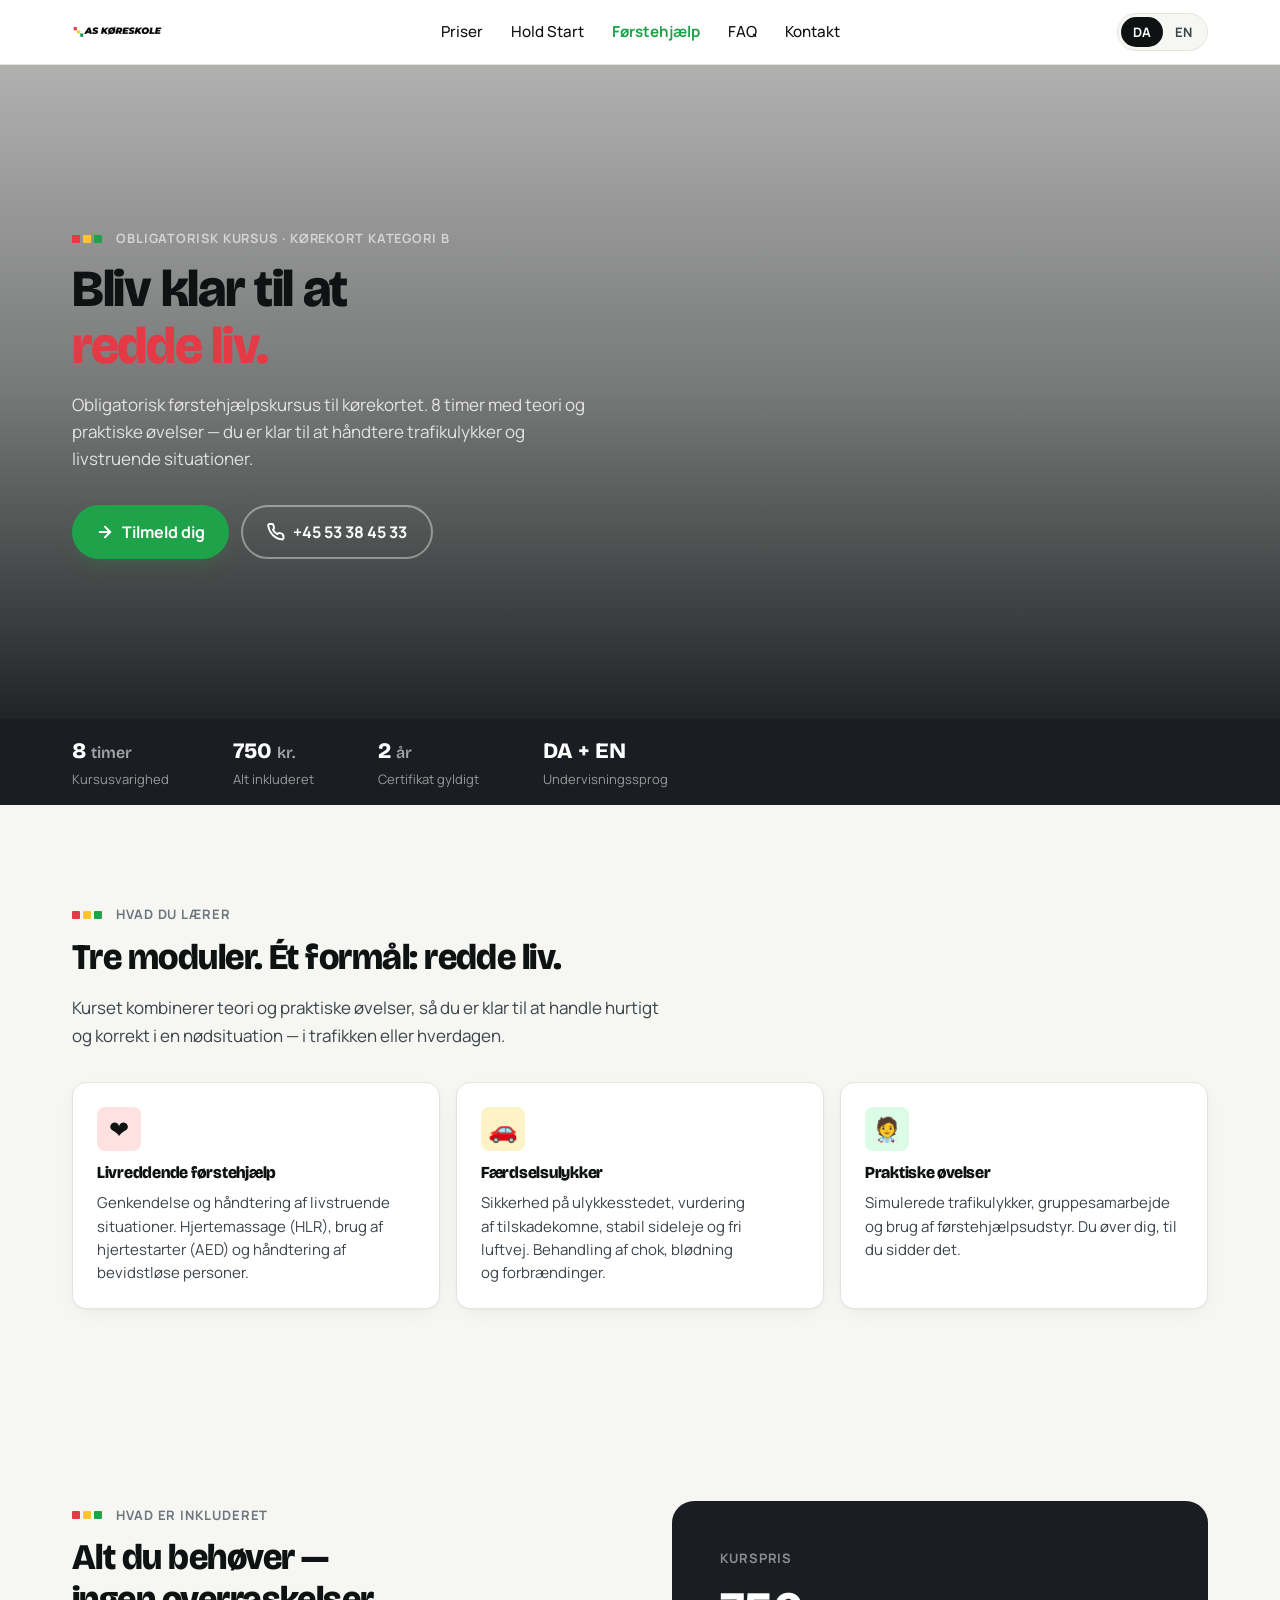
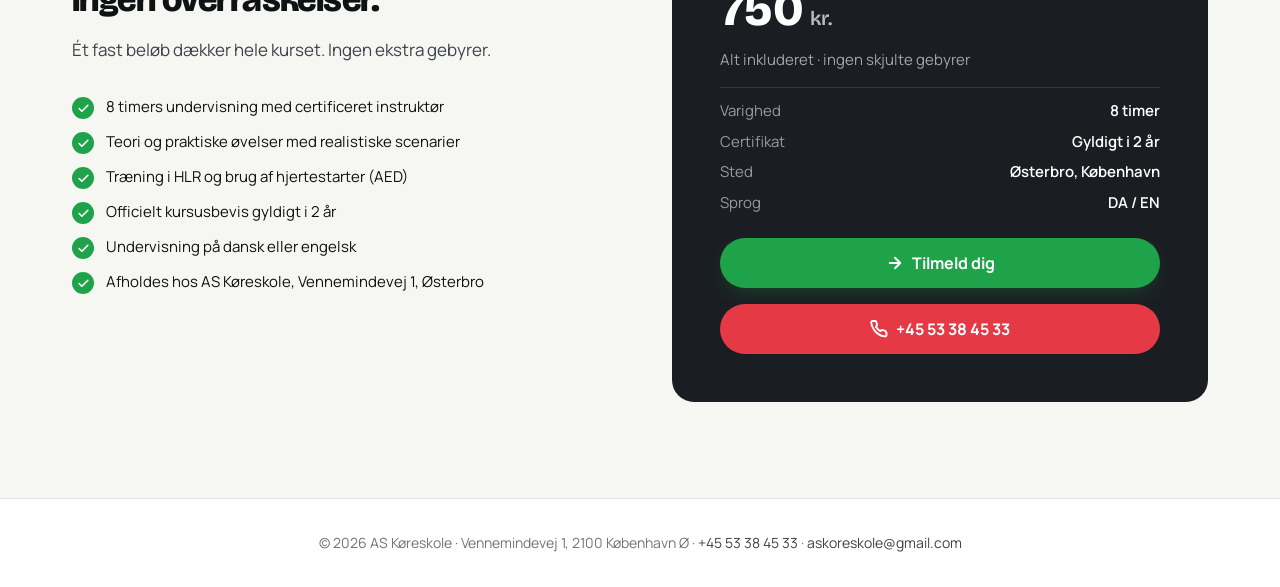
<file: foerstehjaelp.html>
<!doctype html>
<html lang="da">
<head>
<meta charset="utf-8" />
<meta name="viewport" content="width=device-width, initial-scale=1, viewport-fit=cover" />
<title>Førstehjælpskursus — AS Køreskole · København</title>
<meta name="description" content="Obligatorisk førstehjælpskursus til kørekortet. 8 timer, 750 kr., certifikat gyldigt i 2 år. Hos AS Køreskole på Østerbro, København." />
<link rel="stylesheet" href="colors_and_type.css" />
<link rel="icon" type="image/png" href="assets/logo.png" />

<style>
  *, *::before, *::after { box-sizing: border-box; }
  html, body { margin: 0; padding: 0; }
  img, video { display: block; max-width: 100%; }
  button { cursor: pointer; background: none; border: 0; padding: 0; color: inherit; }
  ul { list-style: none; padding: 0; margin: 0; }
  body { background: var(--paper); color: var(--ink); font-family: var(--font-text); }

  .container {
    width: 100%; max-width: var(--maxw-content);
    margin: 0 auto; padding-left: var(--gutter); padding-right: var(--gutter);
  }

  /* ---- HEADER ---- */
  .site-header {
    position: sticky; top: 0; z-index: 50;
    background: rgba(255,255,255,0.92);
    backdrop-filter: saturate(150%) blur(12px);
    -webkit-backdrop-filter: saturate(150%) blur(12px);
    border-bottom: 1px solid var(--line);
  }
  .header-row {
    display: flex; align-items: center; justify-content: space-between;
    height: var(--header-h); gap: var(--s-4);
  }
  .brand { display: inline-flex; align-items: center; gap: 10px; text-decoration: none; }
  .brand img { height: 28px; width: auto; }
  .nav-desktop { display: none; gap: var(--s-5); }
  @media (min-width: 768px) { .nav-desktop { display: flex; } }
  .nav-desktop a {
    color: var(--ink); font-weight: 500; font-size: 0.95rem;
    text-decoration: none; padding: 6px 2px;
  }
  .nav-desktop a:hover { color: var(--go-strong); }
  .nav-desktop a.active { color: var(--go); font-weight: 700; }
  .lang-toggle {
    display: inline-flex; gap: 0; position: relative;
    padding: 3px; background: var(--paper-2);
    border: 1px solid var(--line); border-radius: var(--r-pill);
  }
  .lang-indicator {
    position: absolute; top: 3px; left: 3px; bottom: 3px;
    width: calc(50% - 3px);
    background: var(--ink); border-radius: var(--r-pill);
    transition: transform 0.25s cubic-bezier(0.34, 1.1, 0.64, 1);
    pointer-events: none;
  }
  .lang-toggle[data-active="en"] .lang-indicator { transform: translateX(100%); }
  .lang-toggle button {
    padding: 6px 12px; border-radius: var(--r-pill);
    font-size: 0.8125rem; font-weight: 700; font-family: var(--font-text);
    background: transparent; color: var(--ink-2);
    position: relative; z-index: 1;
    transition: color 0.25s ease;
  }
  .lang-toggle button[aria-pressed="true"] { color: var(--paper); }
  .lang-toggle button:hover[aria-pressed="false"] { color: var(--ink); }

  /* ---- MOBILE MENU BUTTON ---- */
  .menu-btn { width: 40px; height: 40px; border-radius: var(--r-sm); display: inline-flex; align-items: center; justify-content: center; color: var(--ink); }
  .menu-btn:hover { background: var(--paper-2); }
  @media (min-width: 768px) { .menu-btn { display: none; } }

  /* ---- DRAWER ---- */
  .drawer { position: fixed; inset: 0; z-index: 100; visibility: hidden; pointer-events: none; }
  .drawer.open { visibility: visible; pointer-events: auto; }
  .drawer-backdrop { position: absolute; inset: 0; background: rgba(0,0,0,0.45); opacity: 0; transition: opacity 0.25s ease; }
  .drawer.open .drawer-backdrop { opacity: 1; }
  .drawer-panel { position: absolute; right: 0; top: 0; bottom: 0; width: min(360px, 88vw); background: var(--paper); transform: translateX(100%); transition: transform 0.3s cubic-bezier(0.16, 1, 0.3, 1); display: flex; flex-direction: column; padding: var(--s-4); overflow-y: auto; }
  .drawer.open .drawer-panel { transform: translateX(0); }
  .drawer-head { display: flex; align-items: center; justify-content: space-between; margin-bottom: var(--s-4); }
  .drawer-nav { display: flex; flex-direction: column; gap: 2px; margin-bottom: var(--s-5); }
  .drawer-nav a { padding: 14px 12px; border-radius: var(--r-sm); text-decoration: none; color: var(--ink); font-weight: 600; font-size: 1.0625rem; display: flex; align-items: center; justify-content: space-between; }
  .drawer-nav a:hover { background: var(--paper-2); }
  .drawer-nav a svg { width: 18px; height: 18px; color: var(--ink-3); }
  .drawer-cta-stack { display: flex; flex-direction: column; gap: 10px; margin-top: auto; }
  .btn-ghost { display: inline-flex; align-items: center; gap: 6px; padding: 12px 20px; border-radius: var(--r-pill); background: transparent; color: var(--ink); border: 1.5px solid var(--line); font-weight: 600; font-size: 0.9375rem; text-decoration: none; transition: background 150ms; }
  .btn-ghost:hover { background: var(--paper-2); }
  .btn-block { width: 100%; justify-content: center; }

  /* ---- HERO ---- */
  .hero {
    position: relative; overflow: hidden;
    min-height: 480px;
    display: flex; align-items: flex-end;
  }
  .hero video {
    position: absolute; inset: 0;
    width: 100%; height: 100%;
    object-fit: cover; object-position: center;
  }
  .hero-overlay {
    position: absolute; inset: 0;
    background: linear-gradient(to top, rgba(14,18,19,0.92) 0%, rgba(14,18,19,0.55) 50%, rgba(14,18,19,0.3) 100%);
  }
  .hero-content {
    position: relative; z-index: 1;
    color: white;
    padding: var(--s-8) 0 var(--s-8);
    width: 100%;
  }
  .tri { display: inline-flex; gap: 3px; margin-right: 6px; vertical-align: middle; }
  .tri i { display: block; width: 8px; height: 8px; border-radius: 1px; }
  .tri i:nth-child(1) { background: var(--stop); }
  .tri i:nth-child(2) { background: var(--caution); }
  .tri i:nth-child(3) { background: var(--go); }
  .hero-eyebrow {
    display: inline-flex; align-items: center; gap: 8px;
    font-size: 0.8rem; font-weight: 700; letter-spacing: 0.07em;
    text-transform: uppercase; color: rgba(255,255,255,0.6);
    margin-bottom: var(--s-3);
  }
  .hero-content h1 {
    font-family: var(--font-display);
    font-size: clamp(2rem, 5vw, 3.25rem);
    font-weight: 900; line-height: 1.1;
    margin: 0 0 var(--s-4); max-width: 18ch;
  }
  .hero-content h1 .accent { color: var(--stop); }
  .hero-content p {
    font-size: 1.0625rem; color: rgba(255,255,255,0.8);
    max-width: 52ch; line-height: 1.6; margin: 0 0 var(--s-6);
  }
  .hero-actions { display: flex; gap: var(--s-3); flex-wrap: wrap; }

  /* ---- QUICK STATS BAR ---- */
  .stats-bar {
    background: var(--asphalt); color: white;
    padding: var(--s-4) 0;
  }
  .stats-inner {
    display: flex; flex-wrap: wrap; gap: var(--s-5) var(--s-8);
    align-items: center;
  }
  .stat-item { display: flex; flex-direction: column; gap: 2px; }
  .stat-item .val {
    font-family: var(--font-display); font-size: 1.375rem; font-weight: 800;
  }
  .stat-item .lbl { font-size: 0.8125rem; color: rgba(255,255,255,0.55); }

  /* ---- SECTIONS ---- */
  section { padding: var(--s-9) 0; }
  section:nth-child(even) { background: var(--paper-2); }

  .section-eyebrow {
    display: inline-flex; align-items: center; gap: 8px;
    font-size: 0.8125rem; font-weight: 700; letter-spacing: 0.07em;
    text-transform: uppercase; color: var(--ink-3);
    margin-bottom: var(--s-3);
  }
  .section-eyebrow .tri i:nth-child(1) { background: var(--stop); }
  .section-eyebrow .tri i:nth-child(2) { background: var(--caution); }
  .section-eyebrow .tri i:nth-child(3) { background: var(--go); }

  h2.section-h {
    font-family: var(--font-display); font-size: clamp(1.5rem, 3vw, 2.25rem);
    font-weight: 900; margin: 0 0 var(--s-4); line-height: 1.15;
  }
  .section-lead {
    font-size: 1.0625rem; color: var(--ink-2); line-height: 1.65;
    max-width: 60ch; margin: 0 0 var(--s-6);
  }

  /* ---- CONTENT GRID (2-col on desktop) ---- */
  .content-grid {
    display: grid; grid-template-columns: 1fr;
    gap: var(--s-8);
  }
  @media (min-width: 900px) {
    .content-grid { grid-template-columns: 1fr 1fr; align-items: start; }
  }

  /* ---- MODULE CARDS ---- */
  .module-grid {
    display: grid; grid-template-columns: 1fr;
    gap: var(--s-4);
  }
  @media (min-width: 640px) { .module-grid { grid-template-columns: 1fr 1fr; } }
  @media (min-width: 1024px) { .module-grid { grid-template-columns: repeat(3, 1fr); } }

  .module-card {
    background: var(--paper);
    border: 1px solid var(--line);
    border-radius: var(--r-md);
    padding: var(--s-5);
    box-shadow: var(--shadow-card);
  }
  .module-icon {
    width: 44px; height: 44px; border-radius: var(--r-sm);
    display: flex; align-items: center; justify-content: center;
    margin-bottom: var(--s-3); font-size: 1.5rem;
  }
  .module-icon.red   { background: #FEE2E2; }
  .module-icon.amber { background: #FEF3C7; }
  .module-icon.green { background: #DCFCE7; }
  .module-card h3 {
    font-family: var(--font-display); font-size: 1.05rem; font-weight: 800;
    margin: 0 0 var(--s-2);
  }
  .module-card p { font-size: 0.9375rem; color: var(--ink-2); line-height: 1.55; margin: 0; }

  /* ---- INCLUDES LIST ---- */
  .includes-list { display: flex; flex-direction: column; gap: var(--s-3); }
  .includes-list li {
    display: flex; align-items: flex-start; gap: var(--s-3);
    font-size: 0.9375rem; line-height: 1.5;
  }
  .includes-list li .check {
    width: 22px; height: 22px; border-radius: 50%;
    background: var(--go); color: white; flex-shrink: 0;
    display: flex; align-items: center; justify-content: center;
    margin-top: 1px;
  }
  .includes-list li .check svg { width: 13px; height: 13px; }

  /* ---- PRICE CARD ---- */
  .price-card {
    background: var(--asphalt); color: white;
    border-radius: var(--r-lg); padding: var(--s-7);
    display: flex; flex-direction: column; gap: var(--s-4);
  }
  .price-card .price-label { font-size: 0.8125rem; font-weight: 700; letter-spacing: 0.07em; text-transform: uppercase; color: rgba(255,255,255,0.5); }
  .price-card .price-amount {
    font-family: var(--font-display); font-size: 3rem; font-weight: 900;
    line-height: 1; display: flex; align-items: baseline; gap: 6px;
  }
  .price-card .price-amount .kr { font-size: 1.25rem; font-weight: 600; color: rgba(255,255,255,0.7); }
  .price-card .price-note { font-size: 0.9375rem; color: rgba(255,255,255,0.6); }
  .price-card .price-details { display: flex; flex-direction: column; gap: var(--s-2); padding-top: var(--s-3); border-top: 1px solid rgba(255,255,255,0.12); }
  .price-card .detail-row { display: flex; justify-content: space-between; font-size: 0.9375rem; }
  .price-card .detail-row .key { color: rgba(255,255,255,0.55); }
  .price-card .detail-row .val { font-weight: 600; }

  /* ---- BUTTONS ---- */
  .btn {
    display: inline-flex; align-items: center; gap: 8px;
    padding: 13px 24px; border-radius: var(--r-pill);
    font-weight: 700; font-size: 1rem; font-family: var(--font-text);
    text-decoration: none; transition: background 150ms, box-shadow 150ms;
    border: none; cursor: pointer;
  }
  .btn-go   { background: var(--go);  color: white; box-shadow: var(--shadow-pop); }
  .btn-go:hover { background: var(--go-strong); }
  .btn-stop { background: var(--stop); color: white; }
  .btn-stop:hover { background: #c0303b; }
  .btn-ghost {
    background: transparent; color: white;
    border: 2px solid rgba(255,255,255,0.4);
  }
  .btn-ghost:hover { border-color: white; }

  /* ---- CTA BANNER ---- */
  .cta-banner {
    background: linear-gradient(135deg, #0E1213 0%, #1a2a1a 100%);
    border-radius: var(--r-lg); padding: var(--s-8);
    display: flex; flex-direction: column; gap: var(--s-5);
    color: white;
  }
  @media (min-width: 768px) {
    .cta-banner { flex-direction: row; align-items: center; justify-content: space-between; }
  }
  .cta-banner h2 { font-family: var(--font-display); font-size: 1.5rem; font-weight: 900; margin: 0 0 var(--s-2); }
  .cta-banner p { color: rgba(255,255,255,0.65); margin: 0; font-size: 0.9375rem; line-height: 1.55; }
  .cta-actions { display: flex; gap: var(--s-3); flex-wrap: wrap; flex-shrink: 0; }

  /* ---- FOOTER ---- */
  .page-footer {
    text-align: center; padding: var(--s-6) var(--gutter);
    color: var(--ink-3); font-size: 0.875rem;
    border-top: 1px solid var(--line);
  }
  .page-footer a { color: var(--ink-2); text-decoration: none; }
  .page-footer a:hover { color: var(--go); }

  /* ---- MOBILE BOTTOM BAR ---- */
  .mobile-cta {
    display: flex; position: fixed; bottom: 0; left: 0; right: 0; z-index: 40;
    padding: 12px var(--gutter) calc(12px + env(safe-area-inset-bottom));
    background: rgba(255,255,255,0.94);
    backdrop-filter: blur(12px); -webkit-backdrop-filter: blur(12px);
    border-top: 1px solid var(--line);
    gap: var(--s-2);
  }
  @media (min-width: 768px) { .mobile-cta { display: none; } }
  .mobile-cta a {
    flex: 1; display: flex; align-items: center; justify-content: center;
    gap: 6px; padding: 12px; border-radius: var(--r-pill);
    font-weight: 700; font-size: 0.9rem; text-decoration: none;
  }
  .mobile-cta .m-call { background: var(--stop); color: white; max-width: 56px; flex: 0 0 56px; }
  .mobile-cta .m-signup { background: var(--go); color: white; box-shadow: var(--shadow-pop); }
  .mobile-cta svg { width: 18px; height: 18px; flex-shrink: 0; }
  body { padding-bottom: 80px; }
  @media (min-width: 768px) { body { padding-bottom: 0; } }
</style>
</head>
<body>

<!-- HEADER -->
<header class="site-header">
  <div class="container">
    <div class="header-row">
      <a class="brand" href="index.html">
        <img src="assets/logo.png" alt="AS Køreskole" />
      </a>
      <nav class="nav-desktop">
        <a href="index.html#priser" data-i18n="nav.prices">Priser</a>
        <a href="hold-start.html" data-i18n="nav.start">Hold Start</a>
        <a href="foerstehjaelp.html" class="active" data-i18n="nav.firstaid">Førstehjælp</a>
        <a href="index.html#faq" data-i18n="nav.faq">FAQ</a>
        <a href="index.html#kontakt" data-i18n="nav.contact">Kontakt</a>
      </nav>
      <div class="lang-toggle" role="group" aria-label="Sprog / Language" data-active="da">
        <span class="lang-indicator" aria-hidden="true"></span>
        <button data-lang="da" aria-pressed="true">DA</button>
        <button data-lang="en" aria-pressed="false">EN</button>
      </div>
      <button type="button" class="menu-btn" aria-label="Åbn menu" id="open-menu">
        <svg viewBox="0 0 24 24" fill="none" stroke="currentColor" stroke-width="2" stroke-linecap="round" stroke-linejoin="round" width="22" height="22"><line x1="4" y1="7" x2="20" y2="7"/><line x1="4" y1="12" x2="20" y2="12"/><line x1="4" y1="17" x2="20" y2="17"/></svg>
      </button>
    </div>
  </div>
</header>

<!-- HERO -->
<section class="hero" aria-labelledby="hero-h1">
  <video autoplay muted loop playsinline preload="auto">
    <source src="assets/firstaid.mp4" type="video/mp4" />
  </video>
  <div class="hero-overlay" aria-hidden="true"></div>
  <div class="hero-content">
    <div class="container">
      <div class="hero-eyebrow">
        <span class="tri"><i></i><i></i><i></i></span>
        <span data-i18n="fa.eyebrow">Obligatorisk kursus · Kørekort kategori B</span>
      </div>
      <h1 id="hero-h1">
        <span data-i18n="fa.h1a">Bliv klar til at</span><br/>
        <span class="accent" data-i18n="fa.h1b">redde liv.</span>
      </h1>
      <p data-i18n="fa.lead">Obligatorisk førstehjælpskursus til kørekortet. 8 timer med teori og praktiske øvelser — du er klar til at håndtere trafikulykker og livstruende situationer.</p>
      <div class="hero-actions">
        <a href="tilmelding.html?ul=da&course=F%C3%B8rstehj%C3%A6lpskursus" class="btn btn-go" data-i18n="fa.ctaSignup">
          <svg width="18" height="18" viewBox="0 0 24 24" fill="none" stroke="currentColor" stroke-width="2.5" stroke-linecap="round" stroke-linejoin="round"><path d="M5 12h14"/><path d="m12 5 7 7-7 7"/></svg>
          Tilmeld dig
        </a>
        <a href="tel:+4553384533" class="btn btn-ghost" data-i18n="fa.ctaCall">
          <svg width="18" height="18" viewBox="0 0 24 24" fill="none" stroke="currentColor" stroke-width="2.5" stroke-linecap="round" stroke-linejoin="round"><path d="M22 16.92v3a2 2 0 0 1-2.18 2 19.79 19.79 0 0 1-8.63-3.07A19.5 19.5 0 0 1 4.69 12 19.79 19.79 0 0 1 1.61 3.42 2 2 0 0 1 3.6 1.27h3a2 2 0 0 1 2 1.72 12.84 12.84 0 0 0 .7 2.81 2 2 0 0 1-.45 2.11L7.91 8.91a16 16 0 0 0 6 6l.91-.91a2 2 0 0 1 2.11-.45 12.84 12.84 0 0 0 2.81.7A2 2 0 0 1 21.27 16.92z"/></svg>
          +45 53 38 45 33
        </a>
      </div>
    </div>
  </div>
</section>

<!-- STATS BAR -->
<div class="stats-bar">
  <div class="container">
    <div class="stats-inner">
      <div class="stat-item">
        <div class="val">8 <span style="font-size:1rem;font-weight:600;color:rgba(255,255,255,0.6)" data-i18n="fa.hoursLabel">timer</span></div>
        <div class="lbl" data-i18n="fa.hoursDesc">Kursusvarighed</div>
      </div>
      <div class="stat-item">
        <div class="val">750 <span style="font-size:1rem;font-weight:600;color:rgba(255,255,255,0.6)">kr.</span></div>
        <div class="lbl" data-i18n="fa.priceDesc">Alt inkluderet</div>
      </div>
      <div class="stat-item">
        <div class="val">2 <span style="font-size:1rem;font-weight:600;color:rgba(255,255,255,0.6)" data-i18n="fa.yearsLabel">år</span></div>
        <div class="lbl" data-i18n="fa.yearsDesc">Certifikat gyldigt</div>
      </div>
      <div class="stat-item">
        <div class="val" data-i18n="fa.langVal">DA + EN</div>
        <div class="lbl" data-i18n="fa.langDesc">Undervisningssprog</div>
      </div>
    </div>
  </div>
</div>

<!-- WHAT YOU LEARN -->
<section aria-labelledby="learn-h">
  <div class="container">
    <div class="section-eyebrow"><span class="tri"><i></i><i></i><i></i></span> <span data-i18n="fa.learnEyebrow">Hvad du lærer</span></div>
    <h2 class="section-h" id="learn-h" data-i18n="fa.learnH">Tre moduler. Ét formål: redde liv.</h2>
    <p class="section-lead" data-i18n="fa.learnLead">Kurset kombinerer teori og praktiske øvelser, så du er klar til at handle hurtigt og korrekt i en nødsituation — i trafikken eller hverdagen.</p>

    <div class="module-grid">
      <div class="module-card">
        <div class="module-icon red">❤️</div>
        <h3 data-i18n="fa.mod1h">Livreddende førstehjælp</h3>
        <p data-i18n="fa.mod1p">Genkendelse og håndtering af livstruende situationer. Hjertemassage (HLR), brug af hjertestarter (AED) og håndtering af bevidstløse personer.</p>
      </div>
      <div class="module-card">
        <div class="module-icon amber">🚗</div>
        <h3 data-i18n="fa.mod2h">Færdselsulykker</h3>
        <p data-i18n="fa.mod2p">Sikkerhed på ulykkesstedet, vurdering af tilskadekomne, stabil sideleje og fri luftvej. Behandling af chok, blødning og forbrændinger.</p>
      </div>
      <div class="module-card">
        <div class="module-icon green">🧑‍⚕️</div>
        <h3 data-i18n="fa.mod3h">Praktiske øvelser</h3>
        <p data-i18n="fa.mod3p">Simulerede trafikulykker, gruppesamarbejde og brug af førstehjælpsudstyr. Du øver dig, til du sidder det.</p>
      </div>
    </div>
  </div>
</section>

<!-- INCLUDES + PRICE -->
<section aria-labelledby="price-h" style="background: var(--paper-2)">
  <div class="container">
    <div class="content-grid">
      <div>
        <div class="section-eyebrow"><span class="tri"><i></i><i></i><i></i></span> <span data-i18n="fa.inclEyebrow">Hvad er inkluderet</span></div>
        <h2 class="section-h" id="price-h" data-i18n="fa.inclH">Alt du behøver — ingen overraskelser.</h2>
        <p class="section-lead" data-i18n="fa.inclLead">Ét fast beløb dækker hele kurset. Ingen ekstra gebyrer.</p>

        <ul class="includes-list">
          <li>
            <span class="check"><svg viewBox="0 0 24 24" fill="none" stroke="currentColor" stroke-width="3" stroke-linecap="round" stroke-linejoin="round"><path d="M20 6 9 17l-5-5"/></svg></span>
            <span data-i18n="fa.incl1">8 timers undervisning med certificeret instruktør</span>
          </li>
          <li>
            <span class="check"><svg viewBox="0 0 24 24" fill="none" stroke="currentColor" stroke-width="3" stroke-linecap="round" stroke-linejoin="round"><path d="M20 6 9 17l-5-5"/></svg></span>
            <span data-i18n="fa.incl2">Teori og praktiske øvelser med realistiske scenarier</span>
          </li>
          <li>
            <span class="check"><svg viewBox="0 0 24 24" fill="none" stroke="currentColor" stroke-width="3" stroke-linecap="round" stroke-linejoin="round"><path d="M20 6 9 17l-5-5"/></svg></span>
            <span data-i18n="fa.incl3">Træning i HLR og brug af hjertestarter (AED)</span>
          </li>
          <li>
            <span class="check"><svg viewBox="0 0 24 24" fill="none" stroke="currentColor" stroke-width="3" stroke-linecap="round" stroke-linejoin="round"><path d="M20 6 9 17l-5-5"/></svg></span>
            <span data-i18n="fa.incl4">Officielt kursusbevis gyldigt i 2 år</span>
          </li>
          <li>
            <span class="check"><svg viewBox="0 0 24 24" fill="none" stroke="currentColor" stroke-width="3" stroke-linecap="round" stroke-linejoin="round"><path d="M20 6 9 17l-5-5"/></svg></span>
            <span data-i18n="fa.incl5">Undervisning på dansk eller engelsk</span>
          </li>
          <li>
            <span class="check"><svg viewBox="0 0 24 24" fill="none" stroke="currentColor" stroke-width="3" stroke-linecap="round" stroke-linejoin="round"><path d="M20 6 9 17l-5-5"/></svg></span>
            <span data-i18n="fa.incl6">Afholdes hos AS Køreskole, Vennemindevej 1, Østerbro</span>
          </li>
        </ul>
      </div>

      <div class="price-card">
        <div class="price-label" data-i18n="fa.priceLabel">Kurspris</div>
        <div class="price-amount">750 <span class="kr">kr.</span></div>
        <div class="price-note" data-i18n="fa.priceNote">Alt inkluderet · ingen skjulte gebyrer</div>
        <div class="price-details">
          <div class="detail-row">
            <span class="key" data-i18n="fa.detDur">Varighed</span>
            <span class="val" data-i18n="fa.detDurVal">8 timer</span>
          </div>
          <div class="detail-row">
            <span class="key" data-i18n="fa.detCert">Certifikat</span>
            <span class="val" data-i18n="fa.detCertVal">Gyldigt i 2 år</span>
          </div>
          <div class="detail-row">
            <span class="key" data-i18n="fa.detLoc">Sted</span>
            <span class="val" data-i18n="fa.detLocVal">Østerbro, København</span>
          </div>
          <div class="detail-row">
            <span class="key" data-i18n="fa.detLang">Sprog</span>
            <span class="val">DA / EN</span>
          </div>
        </div>
        <a href="tilmelding.html?ul=da&course=F%C3%B8rstehj%C3%A6lpskursus" class="btn btn-go" style="width:100%;justify-content:center;margin-top:var(--s-2)" data-i18n="fa.ctaSignup">
          <svg width="18" height="18" viewBox="0 0 24 24" fill="none" stroke="currentColor" stroke-width="2.5" stroke-linecap="round" stroke-linejoin="round"><path d="M5 12h14"/><path d="m12 5 7 7-7 7"/></svg>
          Tilmeld dig
        </a>
        <a href="tel:+4553384533" class="btn btn-stop" style="width:100%;justify-content:center" data-i18n="fa.ctaCall">
          <svg width="18" height="18" viewBox="0 0 24 24" fill="none" stroke="currentColor" stroke-width="2.5" stroke-linecap="round" stroke-linejoin="round"><path d="M22 16.92v3a2 2 0 0 1-2.18 2 19.79 19.79 0 0 1-8.63-3.07A19.5 19.5 0 0 1 4.69 12 19.79 19.79 0 0 1 1.61 3.42 2 2 0 0 1 3.6 1.27h3a2 2 0 0 1 2 1.72 12.84 12.84 0 0 0 .7 2.81 2 2 0 0 1-.45 2.11L7.91 8.91a16 16 0 0 0 6 6l.91-.91a2 2 0 0 1 2.11-.45 12.84 12.84 0 0 0 2.81.7A2 2 0 0 1 21.27 16.92z"/></svg>
          +45 53 38 45 33
        </a>
      </div>
    </div>
  </div>
</section>

<!-- FOOTER -->
<footer class="page-footer">
  <p>© <span id="yr"></span> AS Køreskole · Vennemindevej 1, 2100 København Ø · <a href="tel:+4553384533">+45 53 38 45 33</a> · <a href="mailto:askoreskole@gmail.com">askoreskole@gmail.com</a></p>
</footer>

<!-- MOBILE CTA BAR -->
<div class="mobile-cta">
  <a class="m-call" href="tel:+4553384533" aria-label="Ring">
    <svg viewBox="0 0 24 24" fill="none" stroke="currentColor" stroke-width="2.5" stroke-linecap="round" stroke-linejoin="round"><path d="M22 16.92v3a2 2 0 0 1-2.18 2 19.79 19.79 0 0 1-8.63-3.07A19.5 19.5 0 0 1 4.69 12 19.79 19.79 0 0 1 1.61 3.42 2 2 0 0 1 3.6 1.27h3a2 2 0 0 1 2 1.72 12.84 12.84 0 0 0 .7 2.81 2 2 0 0 1-.45 2.11L7.91 8.91a16 16 0 0 0 6 6l.91-.91a2 2 0 0 1 2.11-.45 12.84 12.84 0 0 0 2.81.7A2 2 0 0 1 21.27 16.92z"/></svg>
  </a>
  <a class="m-signup" href="tilmelding.html?ul=da&course=F%C3%B8rstehj%C3%A6lpskursus" data-i18n="fa.ctaSignup">
    <svg viewBox="0 0 24 24" fill="none" stroke="currentColor" stroke-width="2.5" stroke-linecap="round" stroke-linejoin="round"><path d="M5 12h14"/><path d="m12 5 7 7-7 7"/></svg>
    Tilmeld dig
  </a>
</div>

<script>
  document.getElementById('yr').textContent = new Date().getFullYear();

  const dict = {
    en: {
      "nav.prices": "Pricing", "nav.start": "Course Start", "nav.firstaid": "First aid", "nav.faq": "FAQ", "nav.contact": "Contact",
      "fa.eyebrow":     "Mandatory course · Driving licence category B",
      "fa.h1a":         "Be ready to",
      "fa.h1b":         "save lives.",
      "fa.lead":        "Mandatory first aid course for your driving licence. 8 hours of theory and practical exercises — you'll be prepared to handle traffic accidents and life-threatening situations.",
      "fa.ctaSignup":   "Sign up",
      "fa.ctaCall":     "+45 53 38 45 33",
      "fa.hoursLabel":  "hours",
      "fa.hoursDesc":   "Course duration",
      "fa.priceDesc":   "All included",
      "fa.yearsLabel":  "years",
      "fa.yearsDesc":   "Certificate valid",
      "fa.langVal":     "DA + EN",
      "fa.langDesc":    "Language of instruction",
      "fa.learnEyebrow":"What you learn",
      "fa.learnH":      "Three modules. One goal: save lives.",
      "fa.learnLead":   "The course combines theory and practical exercises so you can act quickly and correctly in an emergency — on the road or in daily life.",
      "fa.mod1h":       "Life-saving first aid",
      "fa.mod1p":       "Recognition and management of life-threatening situations. CPR, use of an AED (defibrillator) and management of unconscious persons.",
      "fa.mod2h":       "Traffic accidents",
      "fa.mod2p":       "Scene safety, casualty assessment, recovery position and airway management. Treatment of shock, bleeding and burns.",
      "fa.mod3h":       "Practical exercises",
      "fa.mod3p":       "Simulated traffic accidents, group collaboration and use of first aid equipment. You practise until it sticks.",
      "fa.inclEyebrow": "What's included",
      "fa.inclH":       "Everything you need — no surprises.",
      "fa.inclLead":    "One fixed fee covers the entire course. No extra charges.",
      "fa.incl1":       "8 hours of instruction with a certified first aid educator",
      "fa.incl2":       "Theory and practical exercises with realistic scenarios",
      "fa.incl3":       "CPR training and practice with an AED (defibrillator)",
      "fa.incl4":       "Official course certificate valid for 2 years",
      "fa.incl5":       "Teaching available in Danish or English",
      "fa.incl6":       "Held at AS Køreskole, Vennemindevej 1, Østerbro",
      "fa.priceLabel":  "Course price",
      "fa.priceNote":   "All included · no hidden fees",
      "fa.detDur":      "Duration",    "fa.detDurVal":  "8 hours",
      "fa.detCert":     "Certificate", "fa.detCertVal": "Valid for 2 years",
      "fa.detLoc":      "Location",    "fa.detLocVal":  "Østerbro, Copenhagen",
      "fa.detLang":     "Language",
      "fa.ctaBannerH":  "Ready to sign up?",
      "fa.ctaBannerP":  "Write or call us — we'll find a date that works for you. We usually reply the same day.",
    }
  };

  function applyEN() {
    document.documentElement.lang = 'en';
    document.querySelectorAll('[data-i18n]').forEach(el => {
      const key = el.dataset.i18n;
      if (dict.en[key]) el.textContent = dict.en[key];
    });
    // Update signup links to use ul=en
    document.querySelectorAll('a[href*="tilmelding.html"]').forEach(a => {
      a.href = a.href.replace('ul=da', 'ul=en');
    });
    document.querySelectorAll('.lang-toggle button').forEach(b => {
      b.setAttribute('aria-pressed', b.dataset.lang === 'en' ? 'true' : 'false');
    });
    document.querySelectorAll('.lang-toggle').forEach(t => t.dataset.active = 'en');
    document.title = 'First Aid Course — AS Køreskole · Copenhagen';
  }

  // Restore language preference
  if (localStorage.getItem('ask_lang') === 'en') applyEN();

  const buttons = document.querySelectorAll('.lang-toggle button');
  buttons.forEach(b => b.addEventListener('click', () => {
    const lang = b.dataset.lang;
    localStorage.setItem('ask_lang', lang);
    if (lang === 'en') {
      applyEN();
    } else {
      document.documentElement.lang = 'da';
      buttons.forEach(x => x.setAttribute('aria-pressed', x === b ? 'true' : 'false'));
      document.querySelectorAll('.lang-toggle').forEach(t => t.dataset.active = 'da');
      location.reload();
    }
  }));

</script>

<div class="drawer" id="drawer" aria-hidden="true">
  <div class="drawer-backdrop" data-close></div>
  <aside class="drawer-panel" aria-label="Mobilmenu">
    <div class="drawer-head">
      <img src="assets/logo.png" alt="AS Køreskole" style="height:24px"/>
      <button type="button" class="menu-btn" data-close aria-label="Luk menu">
        <svg viewBox="0 0 24 24" fill="none" stroke="currentColor" stroke-width="2" stroke-linecap="round" stroke-linejoin="round" width="22" height="22"><line x1="6" y1="6" x2="18" y2="18"/><line x1="18" y1="6" x2="6" y2="18"/></svg>
      </button>
    </div>
    <nav class="drawer-nav" aria-label="Hovedmenu (mobil)">
      <a href="index.html#priser" data-close><span data-i18n="nav.prices">Priser</span> <svg viewBox="0 0 24 24" fill="none" stroke="currentColor" stroke-width="2" stroke-linecap="round" stroke-linejoin="round"><path d="m9 18 6-6-6-6"/></svg></a>
      <a href="hold-start.html" data-close><span data-i18n="nav.start">Hold Start</span> <svg viewBox="0 0 24 24" fill="none" stroke="currentColor" stroke-width="2" stroke-linecap="round" stroke-linejoin="round"><path d="m9 18 6-6-6-6"/></svg></a>
      <a href="foerstehjaelp.html" data-close><span data-i18n="nav.firstaid">Førstehjælp</span> <svg viewBox="0 0 24 24" fill="none" stroke="currentColor" stroke-width="2" stroke-linecap="round" stroke-linejoin="round"><path d="m9 18 6-6-6-6"/></svg></a>
      <a href="index.html#faq" data-close><span data-i18n="nav.faq">FAQ</span> <svg viewBox="0 0 24 24" fill="none" stroke="currentColor" stroke-width="2" stroke-linecap="round" stroke-linejoin="round"><path d="m9 18 6-6-6-6"/></svg></a>
      <a href="index.html#kontakt" data-close><span data-i18n="nav.contact">Kontakt</span> <svg viewBox="0 0 24 24" fill="none" stroke="currentColor" stroke-width="2" stroke-linecap="round" stroke-linejoin="round"><path d="m9 18 6-6-6-6"/></svg></a>
    </nav>
    <div class="drawer-cta-stack">
      <a href="tilmelding.html?ul=da&course=F%C3%B8rstehj%C3%A6lpskursus" class="btn-go btn-block" data-close data-i18n="fa.ctaSignup">Tilmeld dig</a>
      <a href="tel:+4553384533" class="btn-ghost btn-block">+45 53 38 45 33</a>
    </div>
  </aside>
</div>

<script>
  // Mobile drawer — runs after drawer HTML is in the DOM
  const drawer = document.getElementById('drawer');
  document.getElementById('open-menu').addEventListener('click', () => {
    drawer.classList.add('open');
    drawer.setAttribute('aria-hidden', 'false');
  });
  drawer.querySelectorAll('[data-close]').forEach(el => el.addEventListener('click', () => {
    drawer.classList.remove('open');
    drawer.setAttribute('aria-hidden', 'true');
  }));
</script>

</body>
</html>
</file>
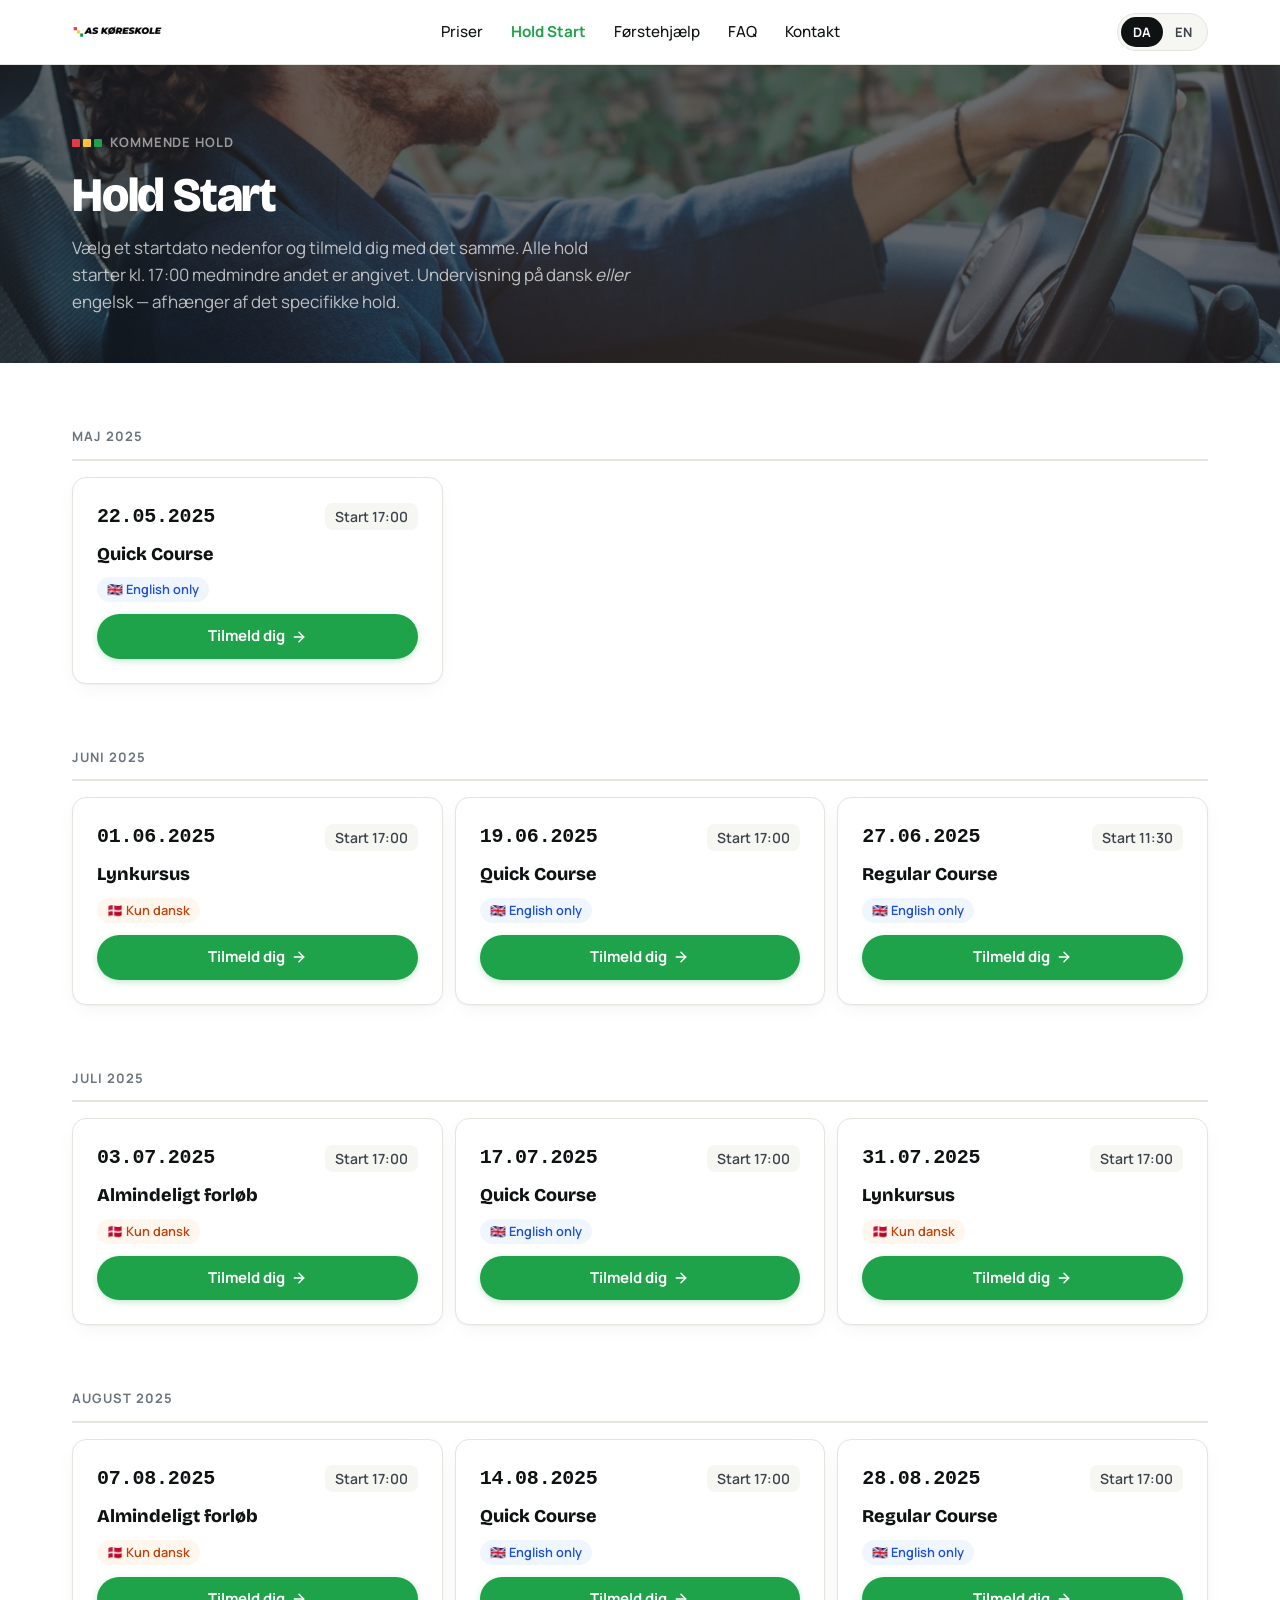
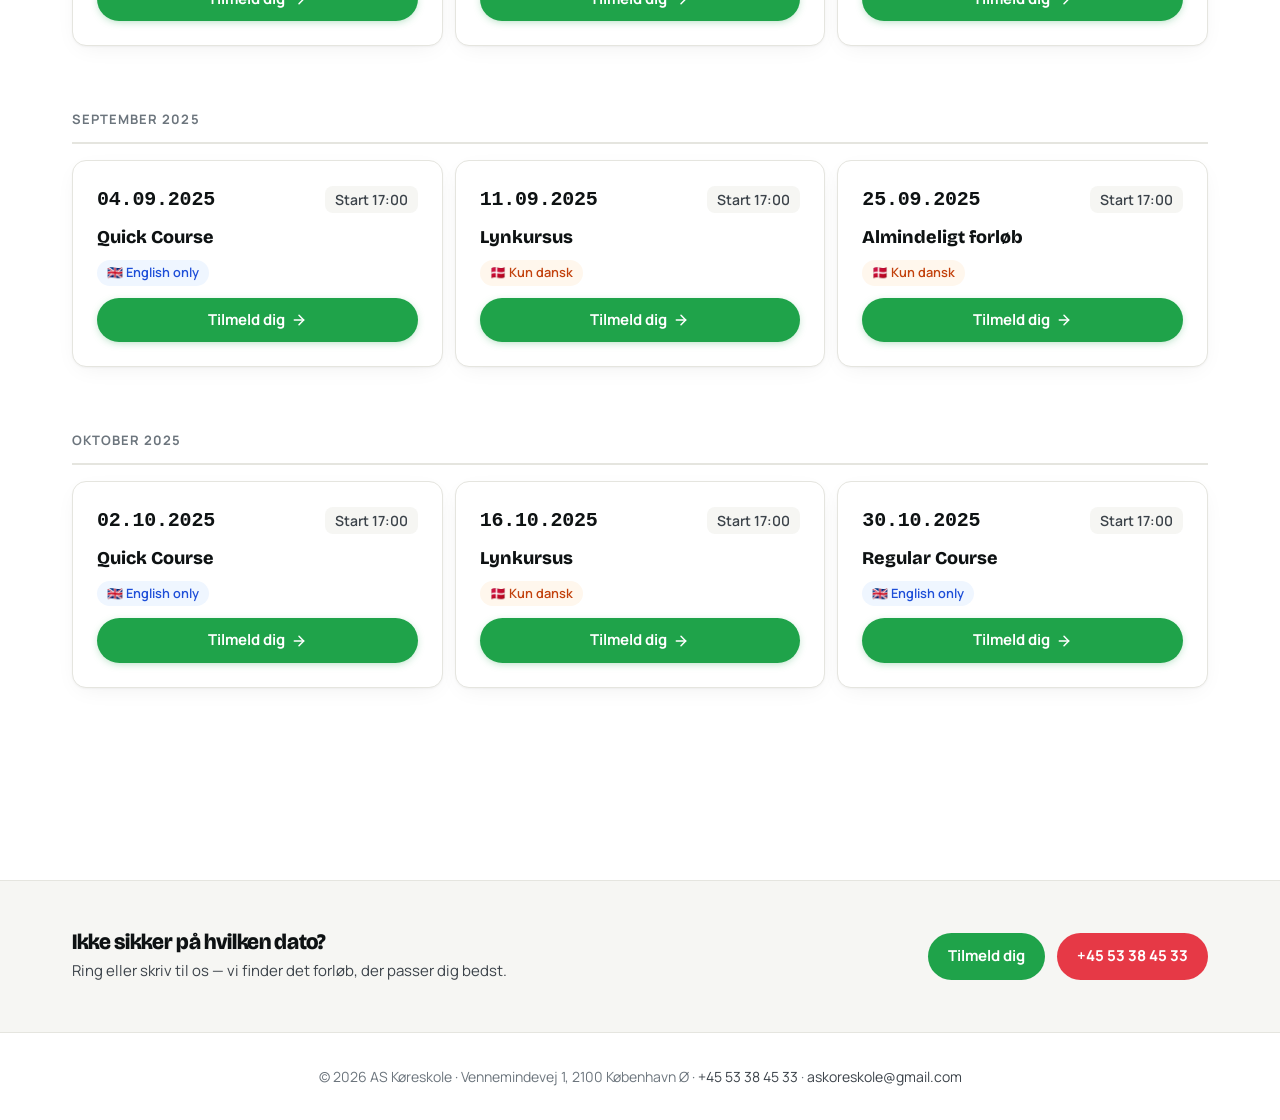
<file: hold-start.html>
<!doctype html>
<html lang="da">
<head>
<meta charset="utf-8" />
<meta name="viewport" content="width=device-width, initial-scale=1, viewport-fit=cover" />
<title>Hold Start — AS Køreskole · Kørekortkurser i København</title>
<meta name="description" content="Se alle kommende startdatoer for kørekortkurser hos AS Køreskole på Østerbro. Lynkursus, almindeligt forløb — på dansk og engelsk." />
<link rel="stylesheet" href="colors_and_type.css" />
<link rel="icon" type="image/png" href="assets/logo.png" />

<style>
  *, *::before, *::after { box-sizing: border-box; }
  html, body { margin: 0; padding: 0; }
  img { display: block; max-width: 100%; }
  button { cursor: pointer; background: none; border: 0; padding: 0; color: inherit; }
  ul { list-style: none; padding: 0; margin: 0; }

  body { background: var(--paper); color: var(--ink); font-family: var(--font-text); }

  .container {
    width: 100%; max-width: var(--maxw-content);
    margin: 0 auto; padding-left: var(--gutter); padding-right: var(--gutter);
  }

  /* ---- HEADER ---- */
  .site-header {
    position: sticky; top: 0; z-index: 50;
    background: rgba(255,255,255,0.92);
    backdrop-filter: saturate(150%) blur(12px);
    -webkit-backdrop-filter: saturate(150%) blur(12px);
    border-bottom: 1px solid var(--line);
  }
  .header-row {
    display: flex; align-items: center; justify-content: space-between;
    height: var(--header-h); gap: var(--s-4);
  }
  .brand { display: inline-flex; align-items: center; gap: 10px; text-decoration: none; }
  .brand img { height: 28px; width: auto; }
  .nav-desktop { display: none; gap: var(--s-5); }
  @media (min-width: 768px) { .nav-desktop { display: flex; } }
  .nav-desktop a {
    color: var(--ink); font-weight: 500; font-size: 0.95rem;
    text-decoration: none; padding: 6px 2px;
  }
  .nav-desktop a:hover { color: var(--go-strong); }
  .nav-desktop a.active { color: var(--go); font-weight: 700; }

  .lang-toggle {
    display: inline-flex; gap: 0; position: relative;
    padding: 3px; background: var(--paper-2);
    border: 1px solid var(--line); border-radius: var(--r-pill);
  }
  .lang-indicator {
    position: absolute; top: 3px; left: 3px; bottom: 3px;
    width: calc(50% - 3px);
    background: var(--ink); border-radius: var(--r-pill);
    transition: transform 0.25s cubic-bezier(0.34, 1.1, 0.64, 1);
    pointer-events: none;
  }
  .lang-toggle[data-active="en"] .lang-indicator { transform: translateX(100%); }
  .lang-toggle button {
    padding: 6px 12px; border-radius: var(--r-pill);
    font-size: 0.8125rem; font-weight: 700; font-family: var(--font-text);
    background: transparent; color: var(--ink-2);
    position: relative; z-index: 1;
    transition: color 0.25s ease;
  }
  .lang-toggle button[aria-pressed="true"] { color: var(--paper); }
  .lang-toggle button:hover[aria-pressed="false"] { color: var(--ink); }

  /* ---- MOBILE MENU BUTTON ---- */
  .menu-btn { width: 40px; height: 40px; border-radius: var(--r-sm); display: inline-flex; align-items: center; justify-content: center; color: var(--ink); }
  .menu-btn:hover { background: var(--paper-2); }
  @media (min-width: 768px) { .menu-btn { display: none; } }

  /* ---- DRAWER ---- */
  .drawer { position: fixed; inset: 0; z-index: 100; visibility: hidden; pointer-events: none; }
  .drawer.open { visibility: visible; pointer-events: auto; }
  .drawer-backdrop { position: absolute; inset: 0; background: rgba(0,0,0,0.45); opacity: 0; transition: opacity 0.25s ease; }
  .drawer.open .drawer-backdrop { opacity: 1; }
  .drawer-panel { position: absolute; right: 0; top: 0; bottom: 0; width: min(360px, 88vw); background: var(--paper); transform: translateX(100%); transition: transform 0.3s cubic-bezier(0.16, 1, 0.3, 1); display: flex; flex-direction: column; padding: var(--s-4); overflow-y: auto; }
  .drawer.open .drawer-panel { transform: translateX(0); }
  .drawer-head { display: flex; align-items: center; justify-content: space-between; margin-bottom: var(--s-4); }
  .drawer-nav { display: flex; flex-direction: column; gap: 2px; margin-bottom: var(--s-5); }
  .drawer-nav a { padding: 14px 12px; border-radius: var(--r-sm); text-decoration: none; color: var(--ink); font-weight: 600; font-size: 1.0625rem; display: flex; align-items: center; justify-content: space-between; }
  .drawer-nav a:hover { background: var(--paper-2); }
  .drawer-nav a svg { width: 18px; height: 18px; color: var(--ink-3); }
  .drawer-cta-stack { display: flex; flex-direction: column; gap: 10px; margin-top: auto; }
  .btn-ghost { display: inline-flex; align-items: center; gap: 6px; padding: 12px 20px; border-radius: var(--r-pill); background: transparent; color: var(--ink); border: 1.5px solid var(--line); font-weight: 600; font-size: 0.9375rem; text-decoration: none; transition: background 150ms; }
  .btn-ghost:hover { background: var(--paper-2); }
  .btn-block { width: 100%; justify-content: center; }

  /* ---- PAGE HERO ---- */
  .page-hero {
    position: relative;
    background: var(--asphalt);
    color: white;
    padding: var(--s-8) 0 var(--s-7);
    overflow: hidden;
  }
  .page-hero-img {
    position: absolute;
    inset: 0;
    width: 100%;
    height: 100%;
    object-fit: cover;
    object-position: center 30%;
    opacity: 0.35;
    pointer-events: none;
    user-select: none;
  }
  .page-hero .container { position: relative; z-index: 1; }
  .page-hero .eyebrow {
    display: inline-flex; align-items: center; gap: 8px;
    font-size: 0.8125rem; font-weight: 700; letter-spacing: 0.07em;
    text-transform: uppercase; color: rgba(255,255,255,0.55);
    margin-bottom: var(--s-4);
  }
  .tri { display: inline-flex; gap: 3px; }
  .tri i { display: block; width: 8px; height: 8px; border-radius: 1px; }
  .tri i:nth-child(1) { background: var(--stop); }
  .tri i:nth-child(2) { background: var(--caution); }
  .tri i:nth-child(3) { background: var(--go); }

  .page-hero h1 {
    font-family: var(--font-display); font-size: clamp(2rem, 5vw, 3rem);
    font-weight: 900; margin: 0 0 var(--s-3); line-height: 1.1;
    color: white;
  }
  .page-hero p { color: rgba(255,255,255,0.7); font-size: 1.0625rem; margin: 0; max-width: 56ch; line-height: 1.6; }

  /* ---- MONTH GROUPS ---- */
  main { padding: var(--s-8) 0 var(--s-10); }

  .month-group { margin-bottom: var(--s-8); }
  .month-label {
    font-size: 0.8125rem; font-weight: 700; letter-spacing: 0.08em;
    text-transform: uppercase; color: var(--ink-3);
    padding-bottom: var(--s-3);
    border-bottom: 2px solid var(--line);
    margin-bottom: var(--s-4);
  }

  /* ---- COURSE ROW ---- */
  .course-row {
    display: grid;
    grid-template-columns: 1fr;
    gap: var(--s-3);
  }
  @media (min-width: 640px) {
    .course-row { grid-template-columns: repeat(2, 1fr); }
  }
  @media (min-width: 1024px) {
    .course-row { grid-template-columns: repeat(3, 1fr); }
  }

  .course-item {
    background: var(--paper);
    border: 1px solid var(--line);
    border-radius: var(--r-md);
    box-shadow: var(--shadow-card);
    padding: var(--s-5);
    display: flex; flex-direction: column; gap: var(--s-3);
    transition: box-shadow 200ms, border-color 200ms;
  }
  .course-item:hover { box-shadow: 0 4px 20px -4px rgba(0,0,0,0.12); border-color: var(--go); }

  .item-top {
    display: flex; align-items: center; justify-content: space-between;
    gap: var(--s-2);
  }
  .item-date {
    font-family: ui-monospace, "SF Mono", monospace;
    font-size: 1.25rem; font-weight: 700; color: var(--ink);
    letter-spacing: -0.01em;
  }
  .item-time {
    font-size: 0.875rem; font-weight: 600; color: var(--ink-2);
    background: var(--paper-2); border-radius: var(--r-sm);
    padding: 3px 10px;
  }

  .item-course {
    font-family: var(--font-display); font-size: 1.125rem; font-weight: 800;
    color: var(--ink); line-height: 1.2;
  }

  .lang-badge {
    display: inline-flex; align-items: center; gap: 5px;
    padding: 3px 10px; border-radius: var(--r-pill);
    font-size: 0.8rem; font-weight: 600; align-self: flex-start;
  }
  .lang-badge.en { background: #EFF6FF; color: #1D4ED8; }
  .lang-badge.da { background: #FFF7ED; color: #C2410C; }

  .item-cta {
    display: inline-flex; align-items: center; justify-content: center; gap: 6px;
    width: 100%;
    padding: 11px 16px;
    background: var(--go);
    color: white;
    border-radius: var(--r-pill);
    font-weight: 700; font-size: 0.9375rem;
    text-decoration: none;
    transition: background 150ms, box-shadow 150ms;
    box-shadow: 0 2px 8px -2px rgba(31,163,74,0.4);
    margin-top: auto;
  }
  .item-cta:hover { background: var(--go-strong); }
  .item-cta svg { width: 16px; height: 16px; flex-shrink: 0; }

  /* Past / sold out */
  .course-item.past { opacity: 0.45; pointer-events: none; }
  .course-item.past .item-cta { background: var(--ink-3); box-shadow: none; }

  /* ---- CONTACT STRIP ---- */
  .contact-strip {
    background: var(--paper-2);
    border-top: 1px solid var(--line);
    padding: var(--s-7) 0;
  }
  .contact-inner {
    display: flex; flex-direction: column; gap: var(--s-4); align-items: flex-start;
  }
  @media (min-width: 768px) {
    .contact-inner { flex-direction: row; align-items: center; justify-content: space-between; }
  }
  .contact-inner h2 { font-family: var(--font-display); font-size: 1.375rem; font-weight: 800; margin: 0; }
  .contact-inner p { color: var(--ink-2); margin: 4px 0 0; font-size: 0.9375rem; }
  .contact-actions { display: flex; gap: var(--s-3); flex-wrap: wrap; flex-shrink: 0; }
  .btn-go {
    display: inline-flex; align-items: center; gap: 6px;
    padding: 12px 20px; border-radius: var(--r-pill);
    background: var(--go); color: white;
    font-weight: 700; font-size: 0.9375rem; text-decoration: none;
    transition: background 150ms;
  }
  .btn-go:hover { background: var(--go-strong); }
  .btn-stop {
    display: inline-flex; align-items: center; gap: 6px;
    padding: 12px 20px; border-radius: var(--r-pill);
    background: var(--stop); color: white;
    font-weight: 700; font-size: 0.9375rem; text-decoration: none;
    transition: background 150ms;
  }
  .btn-stop:hover { background: #c0303b; }

  /* ---- FOOTER ---- */
  .page-footer {
    text-align: center;
    padding: var(--s-6) var(--gutter);
    color: var(--ink-3); font-size: 0.875rem;
    border-top: 1px solid var(--line);
  }
  .page-footer a { color: var(--ink-2); text-decoration: none; }
  .page-footer a:hover { color: var(--go); }
</style>
</head>
<body>

<!-- HEADER -->
<header class="site-header">
  <div class="container">
    <div class="header-row">
      <a class="brand" href="index.html">
        <img src="assets/logo.png" alt="AS Køreskole" />
      </a>
      <nav class="nav-desktop">
        <a href="index.html#priser" data-i18n="nav.prices">Priser</a>
        <a href="hold-start.html" class="active" data-i18n="nav.start">Hold Start</a>
        <a href="foerstehjaelp.html" data-i18n="nav.firstaid">Førstehjælp</a>
        <a href="index.html#faq" data-i18n="nav.faq">FAQ</a>
        <a href="index.html#kontakt" data-i18n="nav.contact">Kontakt</a>
      </nav>
      <div class="lang-toggle" role="group" aria-label="Sprog / Language" data-active="da">
        <span class="lang-indicator" aria-hidden="true"></span>
        <button data-lang="da" aria-pressed="true">DA</button>
        <button data-lang="en" aria-pressed="false">EN</button>
      </div>
      <button type="button" class="menu-btn" aria-label="Åbn menu" id="open-menu">
        <svg viewBox="0 0 24 24" fill="none" stroke="currentColor" stroke-width="2" stroke-linecap="round" stroke-linejoin="round" width="22" height="22"><line x1="4" y1="7" x2="20" y2="7"/><line x1="4" y1="12" x2="20" y2="12"/><line x1="4" y1="17" x2="20" y2="17"/></svg>
      </button>
    </div>
  </div>
</header>

<!-- PAGE HERO -->
<div class="page-hero">
  <img class="page-hero-img" src="assets/holdstart.jpg" alt="" aria-hidden="true" />
  <div class="container">
    <div class="eyebrow"><span class="tri"><i></i><i></i><i></i></span> <span data-i18n="hs.eyebrow">Kommende hold</span></div>
    <h1 data-i18n="hs.h1">Hold Start</h1>
    <p data-i18n="hs.p">Vælg et startdato nedenfor og tilmeld dig med det samme. Alle hold starter kl. 17:00 medmindre andet er angivet. Undervisning på dansk <em>eller</em> engelsk — afhænger af det specifikke hold.</p>
  </div>
</div>

<!-- MAIN CONTENT -->
<main>
  <div class="container">

    <!-- MAY 2025 -->
    <div class="month-group">
      <div class="month-label" data-i18n="hs.may">Maj 2025</div>
      <div class="course-row">
        <div class="course-item">
          <div class="item-top">
            <div class="item-date">22.05.2025</div>
            <div class="item-time">Start 17:00</div>
          </div>
          <div class="item-course">Quick Course</div>
          <span class="lang-badge en">🇬🇧 English only</span>
          <a class="item-cta" href="tilmelding.html?ul=da&date=22.05.2025&course=Quick+Course&lang=en&time=17%3A00" data-i18n="hs.signup">
            Tilmeld dig <svg viewBox="0 0 24 24" fill="none" stroke="currentColor" stroke-width="2.25" stroke-linecap="round" stroke-linejoin="round"><path d="M5 12h14"/><path d="m12 5 7 7-7 7"/></svg>
          </a>
        </div>
      </div>
    </div>

    <!-- JUNE 2025 -->
    <div class="month-group">
      <div class="month-label" data-i18n="hs.june">Juni 2025</div>
      <div class="course-row">
        <div class="course-item">
          <div class="item-top">
            <div class="item-date">01.06.2025</div>
            <div class="item-time">Start 17:00</div>
          </div>
          <div class="item-course">Lynkursus</div>
          <span class="lang-badge da">🇩🇰 Kun dansk</span>
          <a class="item-cta" href="tilmelding.html?ul=da&date=01.06.2025&course=Lynkursus&lang=da&time=17%3A00" data-i18n="hs.signup">
            Tilmeld dig <svg viewBox="0 0 24 24" fill="none" stroke="currentColor" stroke-width="2.25" stroke-linecap="round" stroke-linejoin="round"><path d="M5 12h14"/><path d="m12 5 7 7-7 7"/></svg>
          </a>
        </div>
        <div class="course-item">
          <div class="item-top">
            <div class="item-date">19.06.2025</div>
            <div class="item-time">Start 17:00</div>
          </div>
          <div class="item-course">Quick Course</div>
          <span class="lang-badge en">🇬🇧 English only</span>
          <a class="item-cta" href="tilmelding.html?ul=da&date=19.06.2025&course=Quick+Course&lang=en&time=17%3A00" data-i18n="hs.signup">
            Tilmeld dig <svg viewBox="0 0 24 24" fill="none" stroke="currentColor" stroke-width="2.25" stroke-linecap="round" stroke-linejoin="round"><path d="M5 12h14"/><path d="m12 5 7 7-7 7"/></svg>
          </a>
        </div>
        <div class="course-item">
          <div class="item-top">
            <div class="item-date">27.06.2025</div>
            <div class="item-time">Start 11:30</div>
          </div>
          <div class="item-course">Regular Course</div>
          <span class="lang-badge en">🇬🇧 English only</span>
          <a class="item-cta" href="tilmelding.html?ul=da&date=27.06.2025&course=Regular+Course&lang=en&time=11%3A30" data-i18n="hs.signup">
            Tilmeld dig <svg viewBox="0 0 24 24" fill="none" stroke="currentColor" stroke-width="2.25" stroke-linecap="round" stroke-linejoin="round"><path d="M5 12h14"/><path d="m12 5 7 7-7 7"/></svg>
          </a>
        </div>
      </div>
    </div>

    <!-- JULY 2025 -->
    <div class="month-group">
      <div class="month-label" data-i18n="hs.july">Juli 2025</div>
      <div class="course-row">
        <div class="course-item">
          <div class="item-top">
            <div class="item-date">03.07.2025</div>
            <div class="item-time">Start 17:00</div>
          </div>
          <div class="item-course">Almindeligt forløb</div>
          <span class="lang-badge da">🇩🇰 Kun dansk</span>
          <a class="item-cta" href="tilmelding.html?ul=da&date=03.07.2025&course=Almindeligt+forl%C3%B8b&lang=da&time=17%3A00" data-i18n="hs.signup">
            Tilmeld dig <svg viewBox="0 0 24 24" fill="none" stroke="currentColor" stroke-width="2.25" stroke-linecap="round" stroke-linejoin="round"><path d="M5 12h14"/><path d="m12 5 7 7-7 7"/></svg>
          </a>
        </div>
        <div class="course-item">
          <div class="item-top">
            <div class="item-date">17.07.2025</div>
            <div class="item-time">Start 17:00</div>
          </div>
          <div class="item-course">Quick Course</div>
          <span class="lang-badge en">🇬🇧 English only</span>
          <a class="item-cta" href="tilmelding.html?ul=da&date=17.07.2025&course=Quick+Course&lang=en&time=17%3A00" data-i18n="hs.signup">
            Tilmeld dig <svg viewBox="0 0 24 24" fill="none" stroke="currentColor" stroke-width="2.25" stroke-linecap="round" stroke-linejoin="round"><path d="M5 12h14"/><path d="m12 5 7 7-7 7"/></svg>
          </a>
        </div>
        <div class="course-item">
          <div class="item-top">
            <div class="item-date">31.07.2025</div>
            <div class="item-time">Start 17:00</div>
          </div>
          <div class="item-course">Lynkursus</div>
          <span class="lang-badge da">🇩🇰 Kun dansk</span>
          <a class="item-cta" href="tilmelding.html?ul=da&date=31.07.2025&course=Lynkursus&lang=da&time=17%3A00" data-i18n="hs.signup">
            Tilmeld dig <svg viewBox="0 0 24 24" fill="none" stroke="currentColor" stroke-width="2.25" stroke-linecap="round" stroke-linejoin="round"><path d="M5 12h14"/><path d="m12 5 7 7-7 7"/></svg>
          </a>
        </div>
      </div>
    </div>

    <!-- AUGUST 2025 -->
    <div class="month-group">
      <div class="month-label" data-i18n="hs.aug">August 2025</div>
      <div class="course-row">
        <div class="course-item">
          <div class="item-top">
            <div class="item-date">07.08.2025</div>
            <div class="item-time">Start 17:00</div>
          </div>
          <div class="item-course">Almindeligt forløb</div>
          <span class="lang-badge da">🇩🇰 Kun dansk</span>
          <a class="item-cta" href="tilmelding.html?ul=da&date=07.08.2025&course=Almindeligt+forl%C3%B8b&lang=da&time=17%3A00" data-i18n="hs.signup">
            Tilmeld dig <svg viewBox="0 0 24 24" fill="none" stroke="currentColor" stroke-width="2.25" stroke-linecap="round" stroke-linejoin="round"><path d="M5 12h14"/><path d="m12 5 7 7-7 7"/></svg>
          </a>
        </div>
        <div class="course-item">
          <div class="item-top">
            <div class="item-date">14.08.2025</div>
            <div class="item-time">Start 17:00</div>
          </div>
          <div class="item-course">Quick Course</div>
          <span class="lang-badge en">🇬🇧 English only</span>
          <a class="item-cta" href="tilmelding.html?ul=da&date=14.08.2025&course=Quick+Course&lang=en&time=17%3A00" data-i18n="hs.signup">
            Tilmeld dig <svg viewBox="0 0 24 24" fill="none" stroke="currentColor" stroke-width="2.25" stroke-linecap="round" stroke-linejoin="round"><path d="M5 12h14"/><path d="m12 5 7 7-7 7"/></svg>
          </a>
        </div>
        <div class="course-item">
          <div class="item-top">
            <div class="item-date">28.08.2025</div>
            <div class="item-time">Start 17:00</div>
          </div>
          <div class="item-course">Regular Course</div>
          <span class="lang-badge en">🇬🇧 English only</span>
          <a class="item-cta" href="tilmelding.html?ul=da&date=28.08.2025&course=Regular+Course&lang=en&time=17%3A00" data-i18n="hs.signup">
            Tilmeld dig <svg viewBox="0 0 24 24" fill="none" stroke="currentColor" stroke-width="2.25" stroke-linecap="round" stroke-linejoin="round"><path d="M5 12h14"/><path d="m12 5 7 7-7 7"/></svg>
          </a>
        </div>
      </div>
    </div>

    <!-- SEPTEMBER 2025 -->
    <div class="month-group">
      <div class="month-label" data-i18n="hs.sep">September 2025</div>
      <div class="course-row">
        <div class="course-item">
          <div class="item-top">
            <div class="item-date">04.09.2025</div>
            <div class="item-time">Start 17:00</div>
          </div>
          <div class="item-course">Quick Course</div>
          <span class="lang-badge en">🇬🇧 English only</span>
          <a class="item-cta" href="tilmelding.html?ul=da&date=04.09.2025&course=Quick+Course&lang=en&time=17%3A00" data-i18n="hs.signup">
            Tilmeld dig <svg viewBox="0 0 24 24" fill="none" stroke="currentColor" stroke-width="2.25" stroke-linecap="round" stroke-linejoin="round"><path d="M5 12h14"/><path d="m12 5 7 7-7 7"/></svg>
          </a>
        </div>
        <div class="course-item">
          <div class="item-top">
            <div class="item-date">11.09.2025</div>
            <div class="item-time">Start 17:00</div>
          </div>
          <div class="item-course">Lynkursus</div>
          <span class="lang-badge da">🇩🇰 Kun dansk</span>
          <a class="item-cta" href="tilmelding.html?ul=da&date=11.09.2025&course=Lynkursus&lang=da&time=17%3A00" data-i18n="hs.signup">
            Tilmeld dig <svg viewBox="0 0 24 24" fill="none" stroke="currentColor" stroke-width="2.25" stroke-linecap="round" stroke-linejoin="round"><path d="M5 12h14"/><path d="m12 5 7 7-7 7"/></svg>
          </a>
        </div>
        <div class="course-item">
          <div class="item-top">
            <div class="item-date">25.09.2025</div>
            <div class="item-time">Start 17:00</div>
          </div>
          <div class="item-course">Almindeligt forløb</div>
          <span class="lang-badge da">🇩🇰 Kun dansk</span>
          <a class="item-cta" href="tilmelding.html?ul=da&date=25.09.2025&course=Almindeligt+forl%C3%B8b&lang=da&time=17%3A00" data-i18n="hs.signup">
            Tilmeld dig <svg viewBox="0 0 24 24" fill="none" stroke="currentColor" stroke-width="2.25" stroke-linecap="round" stroke-linejoin="round"><path d="M5 12h14"/><path d="m12 5 7 7-7 7"/></svg>
          </a>
        </div>
      </div>
    </div>

    <!-- OCTOBER 2025 -->
    <div class="month-group">
      <div class="month-label" data-i18n="hs.oct">Oktober 2025</div>
      <div class="course-row">
        <div class="course-item">
          <div class="item-top">
            <div class="item-date">02.10.2025</div>
            <div class="item-time">Start 17:00</div>
          </div>
          <div class="item-course">Quick Course</div>
          <span class="lang-badge en">🇬🇧 English only</span>
          <a class="item-cta" href="tilmelding.html?ul=da&date=02.10.2025&course=Quick+Course&lang=en&time=17%3A00" data-i18n="hs.signup">
            Tilmeld dig <svg viewBox="0 0 24 24" fill="none" stroke="currentColor" stroke-width="2.25" stroke-linecap="round" stroke-linejoin="round"><path d="M5 12h14"/><path d="m12 5 7 7-7 7"/></svg>
          </a>
        </div>
        <div class="course-item">
          <div class="item-top">
            <div class="item-date">16.10.2025</div>
            <div class="item-time">Start 17:00</div>
          </div>
          <div class="item-course">Lynkursus</div>
          <span class="lang-badge da">🇩🇰 Kun dansk</span>
          <a class="item-cta" href="tilmelding.html?ul=da&date=16.10.2025&course=Lynkursus&lang=da&time=17%3A00" data-i18n="hs.signup">
            Tilmeld dig <svg viewBox="0 0 24 24" fill="none" stroke="currentColor" stroke-width="2.25" stroke-linecap="round" stroke-linejoin="round"><path d="M5 12h14"/><path d="m12 5 7 7-7 7"/></svg>
          </a>
        </div>
        <div class="course-item">
          <div class="item-top">
            <div class="item-date">30.10.2025</div>
            <div class="item-time">Start 17:00</div>
          </div>
          <div class="item-course">Regular Course</div>
          <span class="lang-badge en">🇬🇧 English only</span>
          <a class="item-cta" href="tilmelding.html?ul=da&date=30.10.2025&course=Regular+Course&lang=en&time=17%3A00" data-i18n="hs.signup">
            Tilmeld dig <svg viewBox="0 0 24 24" fill="none" stroke="currentColor" stroke-width="2.25" stroke-linecap="round" stroke-linejoin="round"><path d="M5 12h14"/><path d="m12 5 7 7-7 7"/></svg>
          </a>
        </div>
      </div>
    </div>

  </div><!-- /container -->
</main>

<!-- CONTACT STRIP -->
<section class="contact-strip">
  <div class="container">
    <div class="contact-inner">
      <div>
        <h2 data-i18n="hs.contactH">Ikke sikker på hvilken dato?</h2>
        <p data-i18n="hs.contactP">Ring eller skriv til os — vi finder det forløb, der passer dig bedst.</p>
      </div>
      <div class="contact-actions">
        <a href="tilmelding.html" class="btn-go" data-i18n="hs.contactSignup">Tilmeld dig</a>
        <a href="tel:+4553384533" class="btn-stop">+45 53 38 45 33</a>
      </div>
    </div>
  </div>
</section>

<!-- FOOTER -->
<footer class="page-footer">
  <p>© <span id="yr"></span> AS Køreskole · Vennemindevej 1, 2100 København Ø · <a href="tel:+4553384533">+45 53 38 45 33</a> · <a href="mailto:askoreskole@gmail.com">askoreskole@gmail.com</a></p>
</footer>

<script>
  document.getElementById('yr').textContent = new Date().getFullYear();

  // Language toggle
  const dict = {
    en: {
      "nav.prices": "Pricing", "nav.start": "Course Start", "nav.faq": "FAQ", "nav.firstaid": "First aid", "nav.contact": "Contact",
      "hs.eyebrow": "Upcoming courses",
      "hs.h1": "Course Start Dates",
      "hs.p": "Choose a start date below and sign up immediately. All courses start at 17:00 unless stated otherwise. Teaching in Danish or English — depends on the specific course.",
      "hs.may": "May 2025", "hs.june": "June 2025", "hs.july": "July 2025",
      "hs.aug": "August 2025", "hs.sep": "September 2025", "hs.oct": "October 2025",
      "hs.signup": "Sign up",
      "hs.contactH": "Not sure which date?",
      "hs.contactP": "Call or write to us — we'll find the course that fits you best.",
      "hs.contactSignup": "Sign up",
    }
  };

  // Auto-switch to English if arriving from the English site
  function activateEN() {
    document.documentElement.lang = 'en';
    document.querySelectorAll('[data-i18n]').forEach(el => {
      const key = el.dataset.i18n;
      if (dict.en[key]) el.textContent = dict.en[key];
    });
    document.querySelectorAll('.item-cta').forEach(a => {
      a.href = a.href.replace('ul=da', 'ul=en');
      const textNode = a.firstChild;
      if (textNode && textNode.nodeType === 3) textNode.textContent = 'Sign up ';
    });
    document.querySelector('a[href="tilmelding.html?ul=da"]')?.setAttribute('href', 'tilmelding.html?ul=en');
    document.title = 'Course Start Dates — AS Køreskole';
    document.querySelectorAll('.lang-toggle button').forEach(b => {
      b.setAttribute('aria-pressed', b.dataset.lang === 'en' ? 'true' : 'false');
    });
    document.querySelectorAll('.lang-toggle').forEach(t => t.dataset.active = 'en');
  }

  // Restore from localStorage or URL param
  const ulParam = new URLSearchParams(window.location.search).get('ul');
  if (ulParam === 'en' || localStorage.getItem('ask_lang') === 'en') activateEN();

  const buttons = document.querySelectorAll('.lang-toggle button');
  buttons.forEach(b => b.addEventListener('click', () => {
    const lang = b.dataset.lang;
    localStorage.setItem('ask_lang', lang);
    buttons.forEach(x => x.setAttribute('aria-pressed', x === b ? 'true' : 'false'));
    document.querySelectorAll('.lang-toggle').forEach(t => t.dataset.active = lang);
    document.documentElement.lang = lang;
    if (lang === 'en') {
      document.querySelectorAll('[data-i18n]').forEach(el => {
        const key = el.dataset.i18n;
        if (dict.en[key]) el.textContent = dict.en[key];
      });
      // Update all signup links to include lang=en context
      document.querySelectorAll('.item-cta').forEach(a => {
        a.textContent = 'Sign up ';
        const svg = document.createElementNS('http://www.w3.org/2000/svg','svg');
        svg.setAttribute('viewBox','0 0 24 24'); svg.setAttribute('fill','none');
        svg.setAttribute('stroke','currentColor'); svg.setAttribute('stroke-width','2.25');
        svg.setAttribute('stroke-linecap','round'); svg.setAttribute('stroke-linejoin','round');
        svg.style.cssText = 'width:16px;height:16px;flex-shrink:0';
        svg.innerHTML = '<path d="M5 12h14"/><path d="m12 5 7 7-7 7"/>';
        a.appendChild(svg);
      });
      document.title = 'Course Start Dates — AS Køreskole';
      // Flip ul=da → ul=en so the signup form opens in English
      document.querySelectorAll('a[href*="tilmelding.html"]').forEach(a => {
        a.href = a.href.replace('ul=da', 'ul=en');
      });
    } else {
      // Flip ul=en → ul=da
      document.querySelectorAll('a[href*="tilmelding.html"]').forEach(a => {
        a.href = a.href.replace('ul=en', 'ul=da');
      });
      location.reload();
    }
  }));

</script>

<div class="drawer" id="drawer" aria-hidden="true">
  <div class="drawer-backdrop" data-close></div>
  <aside class="drawer-panel" aria-label="Mobilmenu">
    <div class="drawer-head">
      <img src="assets/logo.png" alt="AS Køreskole" style="height:24px"/>
      <button type="button" class="menu-btn" data-close aria-label="Luk menu">
        <svg viewBox="0 0 24 24" fill="none" stroke="currentColor" stroke-width="2" stroke-linecap="round" stroke-linejoin="round" width="22" height="22"><line x1="6" y1="6" x2="18" y2="18"/><line x1="18" y1="6" x2="6" y2="18"/></svg>
      </button>
    </div>
    <nav class="drawer-nav" aria-label="Hovedmenu (mobil)">
      <a href="index.html#priser" data-close><span data-i18n="nav.prices">Priser</span> <svg viewBox="0 0 24 24" fill="none" stroke="currentColor" stroke-width="2" stroke-linecap="round" stroke-linejoin="round"><path d="m9 18 6-6-6-6"/></svg></a>
      <a href="hold-start.html" data-close><span data-i18n="nav.start">Hold Start</span> <svg viewBox="0 0 24 24" fill="none" stroke="currentColor" stroke-width="2" stroke-linecap="round" stroke-linejoin="round"><path d="m9 18 6-6-6-6"/></svg></a>
      <a href="foerstehjaelp.html" data-close><span data-i18n="nav.firstaid">Førstehjælp</span> <svg viewBox="0 0 24 24" fill="none" stroke="currentColor" stroke-width="2" stroke-linecap="round" stroke-linejoin="round"><path d="m9 18 6-6-6-6"/></svg></a>
      <a href="index.html#faq" data-close><span data-i18n="nav.faq">FAQ</span> <svg viewBox="0 0 24 24" fill="none" stroke="currentColor" stroke-width="2" stroke-linecap="round" stroke-linejoin="round"><path d="m9 18 6-6-6-6"/></svg></a>
      <a href="index.html#kontakt" data-close><span data-i18n="nav.contact">Kontakt</span> <svg viewBox="0 0 24 24" fill="none" stroke="currentColor" stroke-width="2" stroke-linecap="round" stroke-linejoin="round"><path d="m9 18 6-6-6-6"/></svg></a>
    </nav>
    <div class="drawer-cta-stack">
      <a href="tilmelding.html?ul=da" class="btn-go btn-block" data-close data-i18n="hs.contactSignup">Tilmeld dig</a>
      <a href="tel:+4553384533" class="btn-ghost btn-block">+45 53 38 45 33</a>
    </div>
  </aside>
</div>

<script>
  // Mobile drawer — must run after drawer HTML is in the DOM
  const drawer = document.getElementById('drawer');
  document.getElementById('open-menu').addEventListener('click', () => {
    drawer.classList.add('open');
    drawer.setAttribute('aria-hidden', 'false');
  });
  drawer.querySelectorAll('[data-close]').forEach(el => el.addEventListener('click', () => {
    drawer.classList.remove('open');
    drawer.setAttribute('aria-hidden', 'true');
  }));
</script>

</body>
</html>
</file>
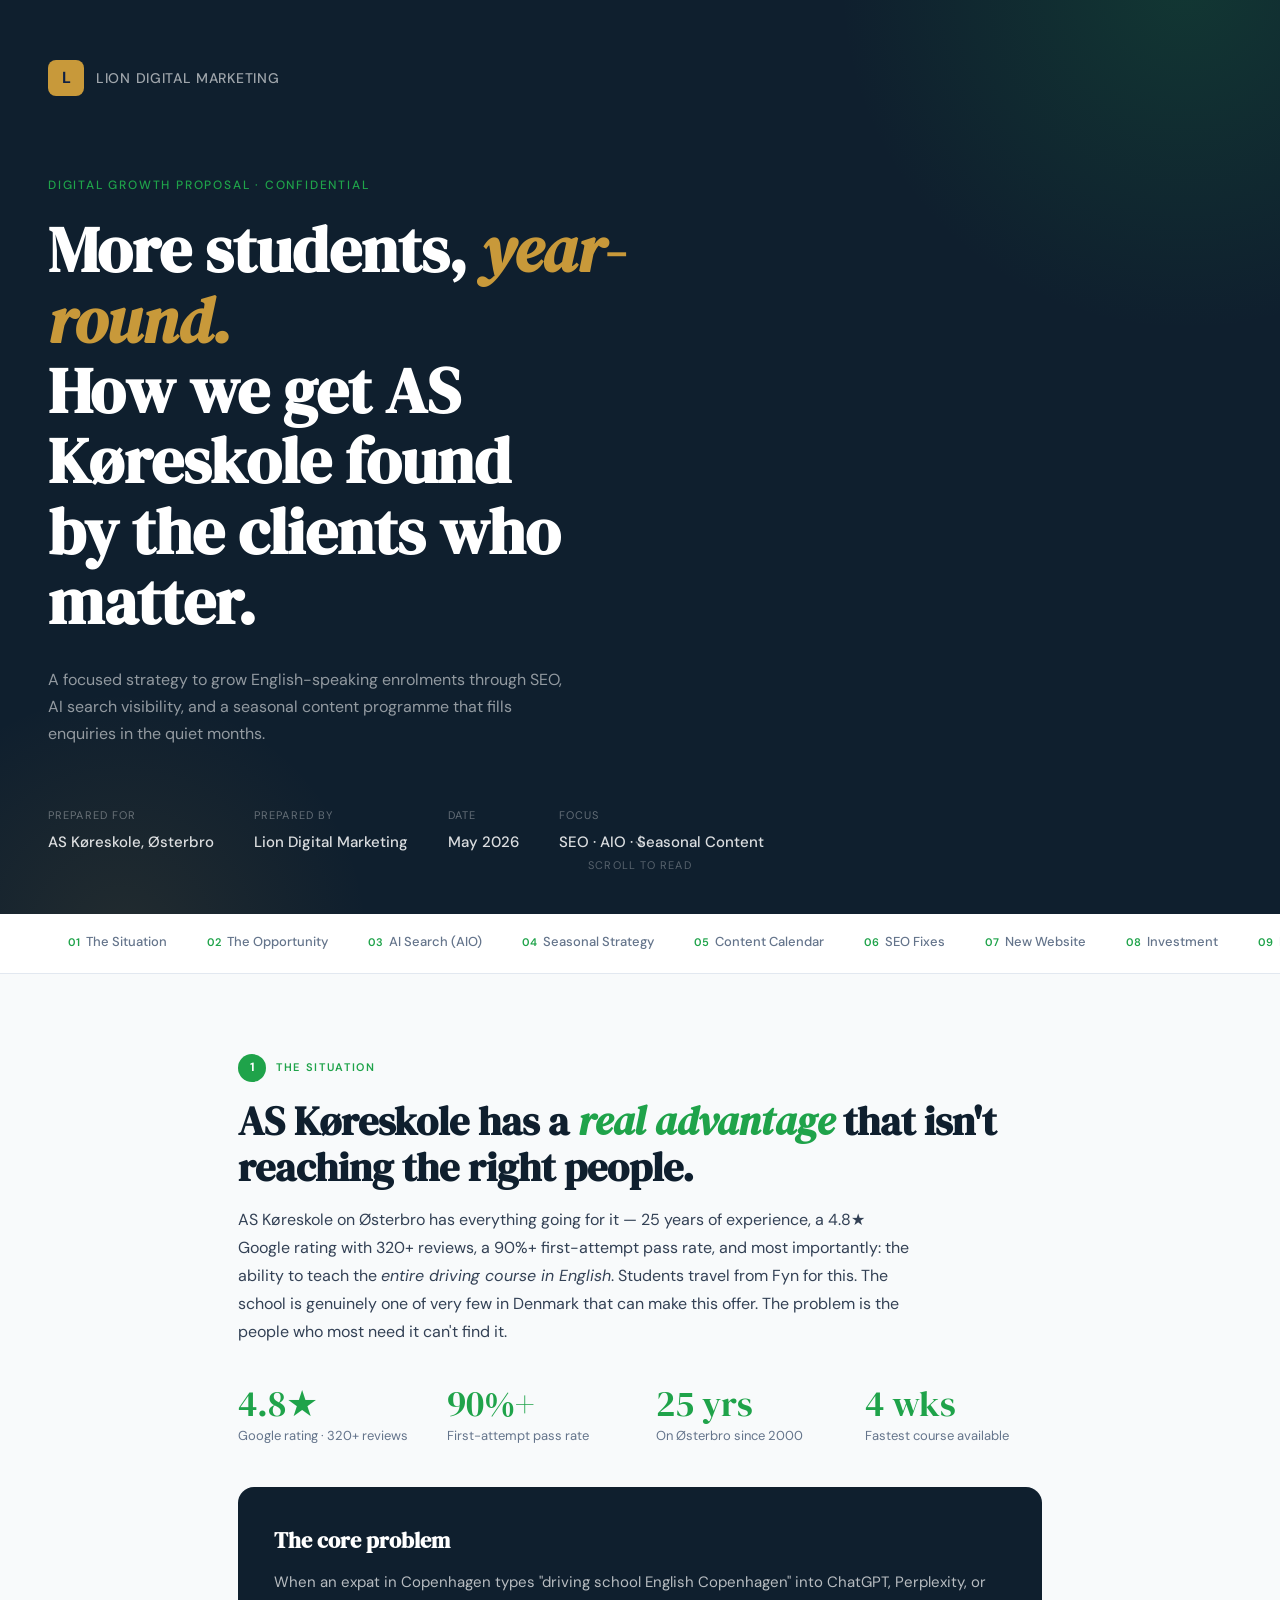
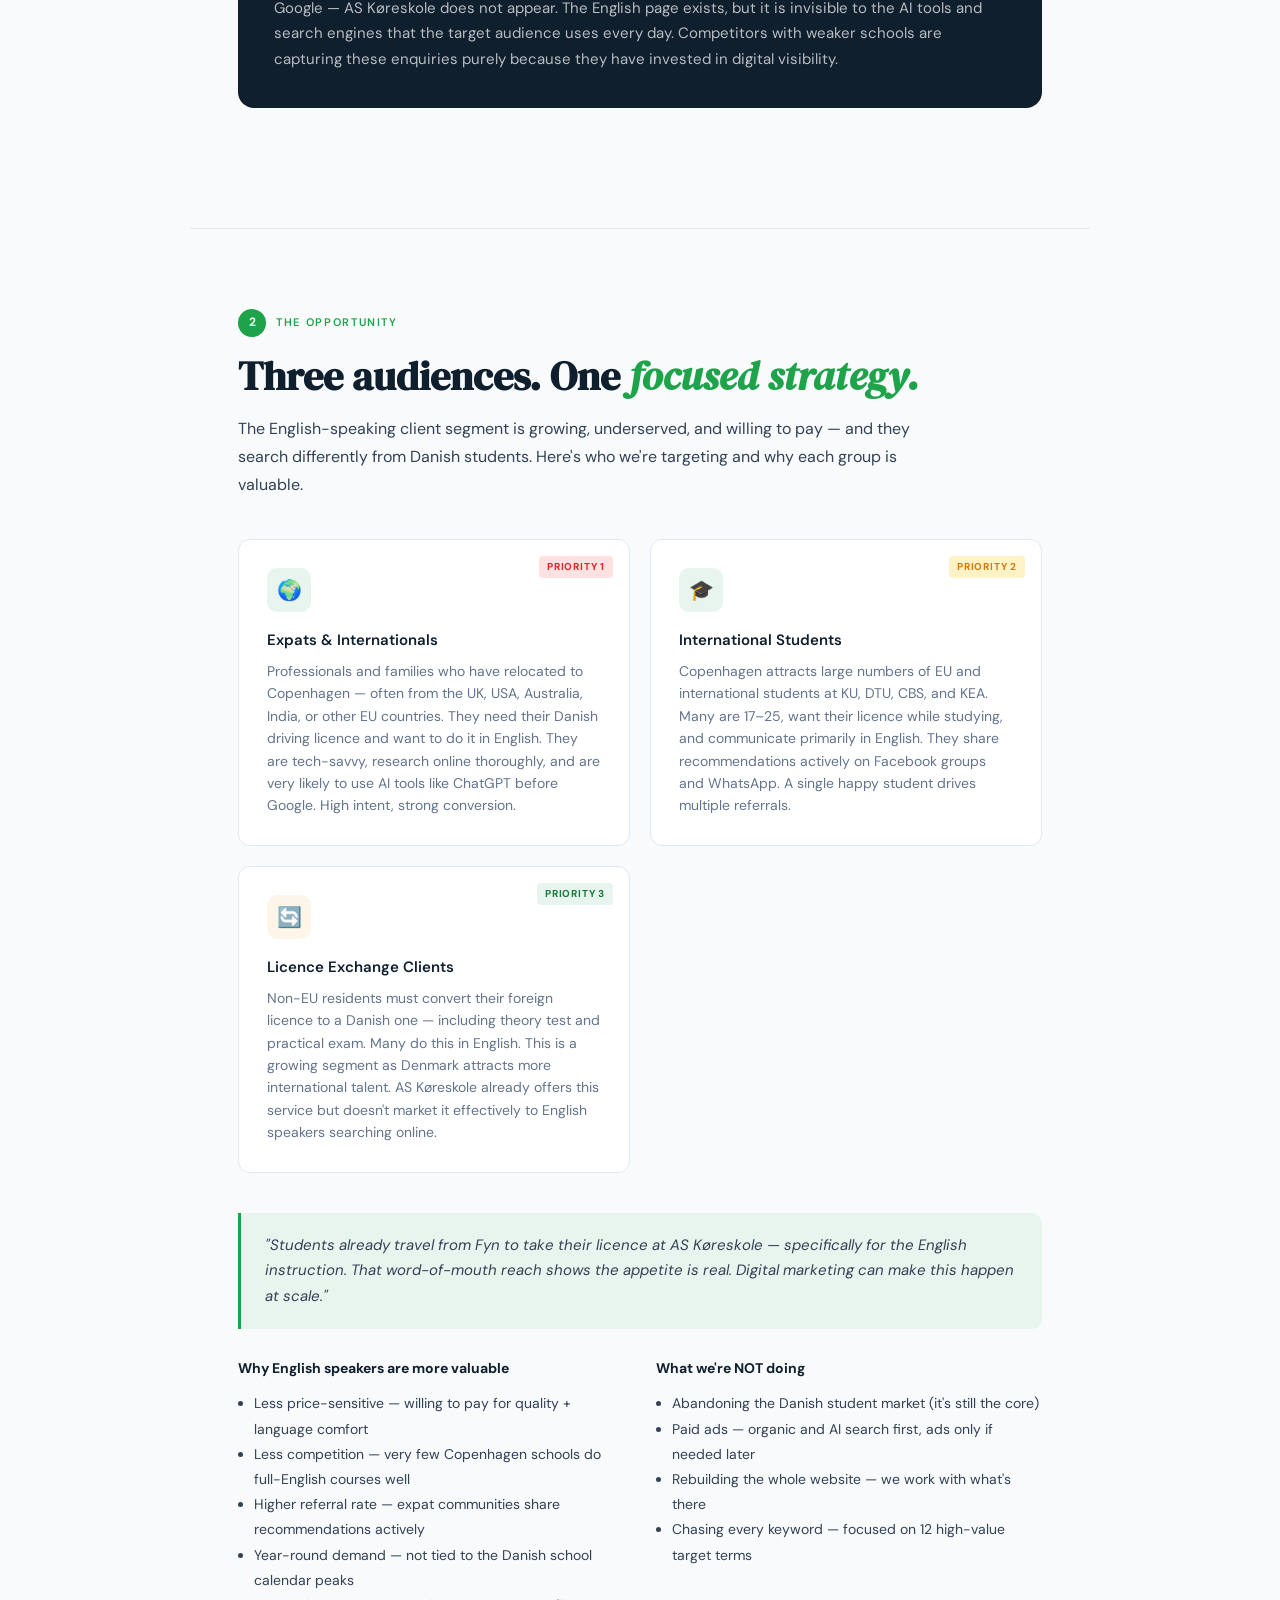
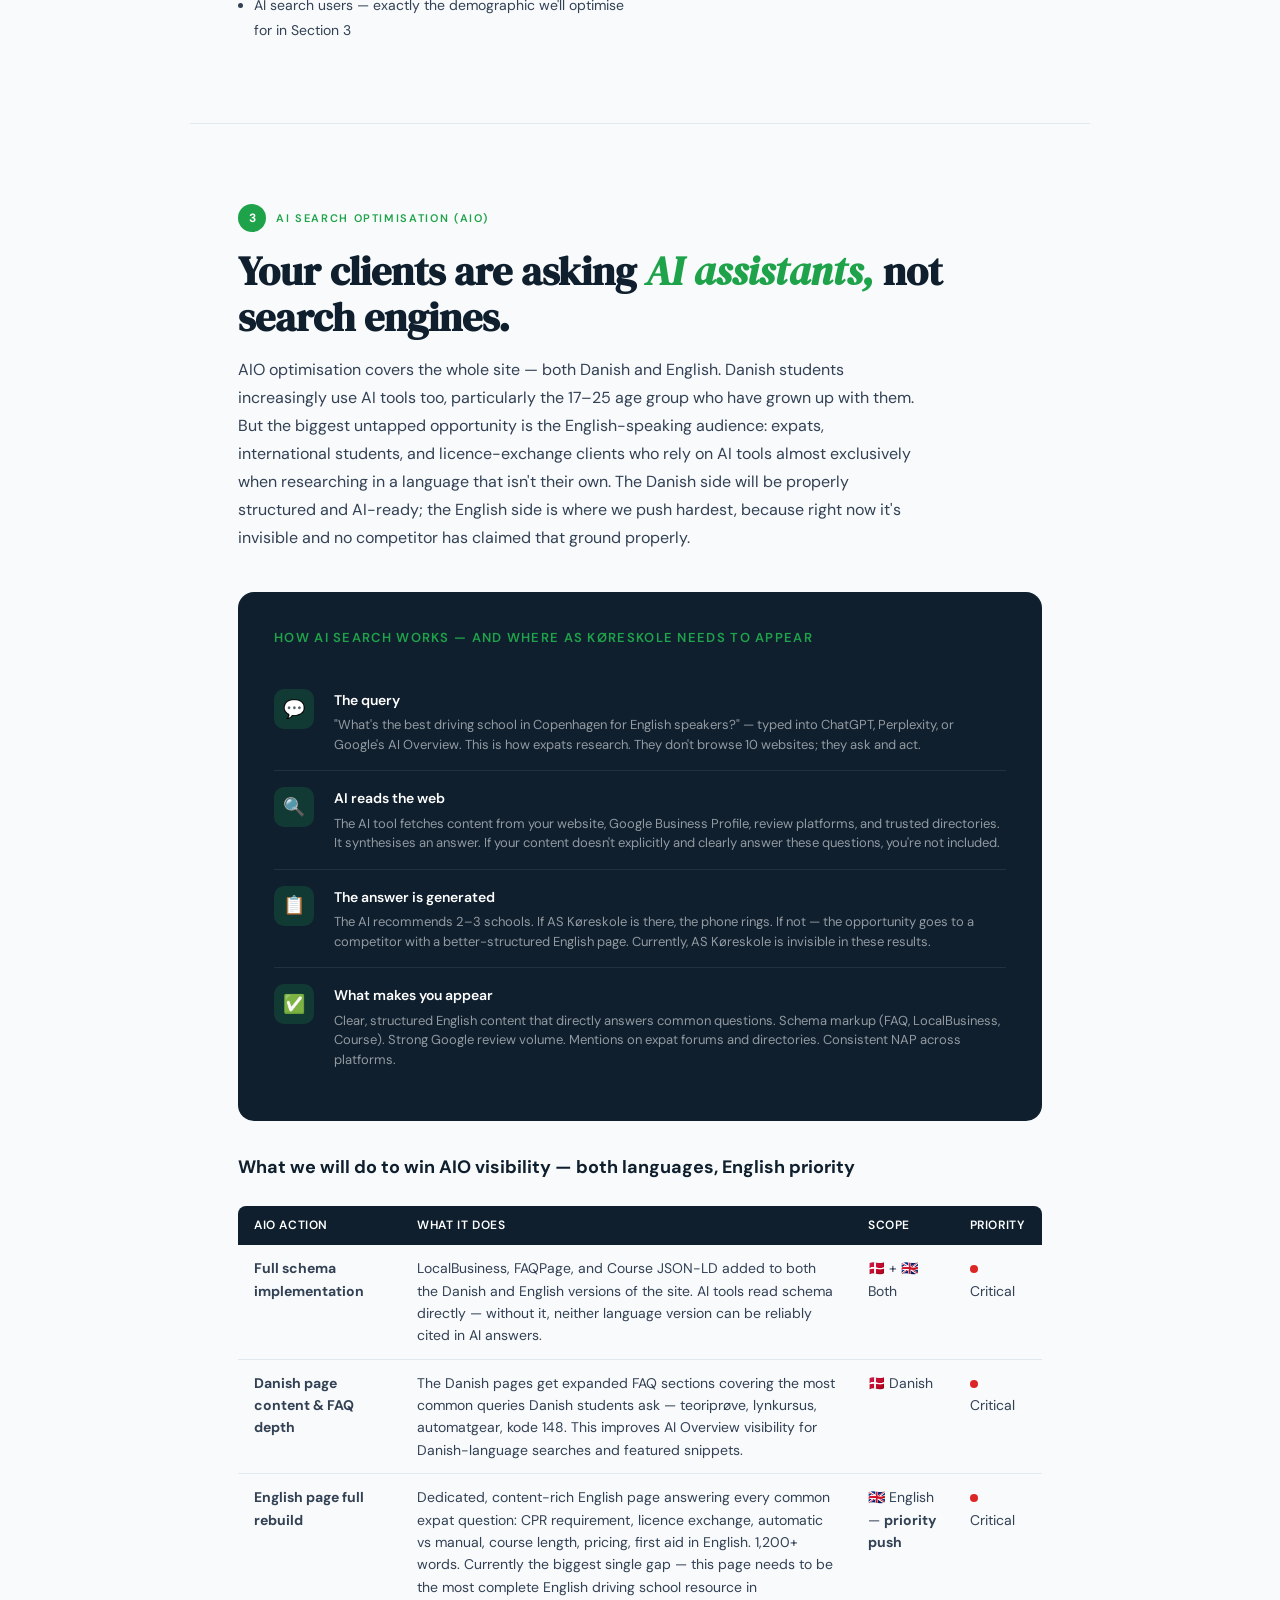
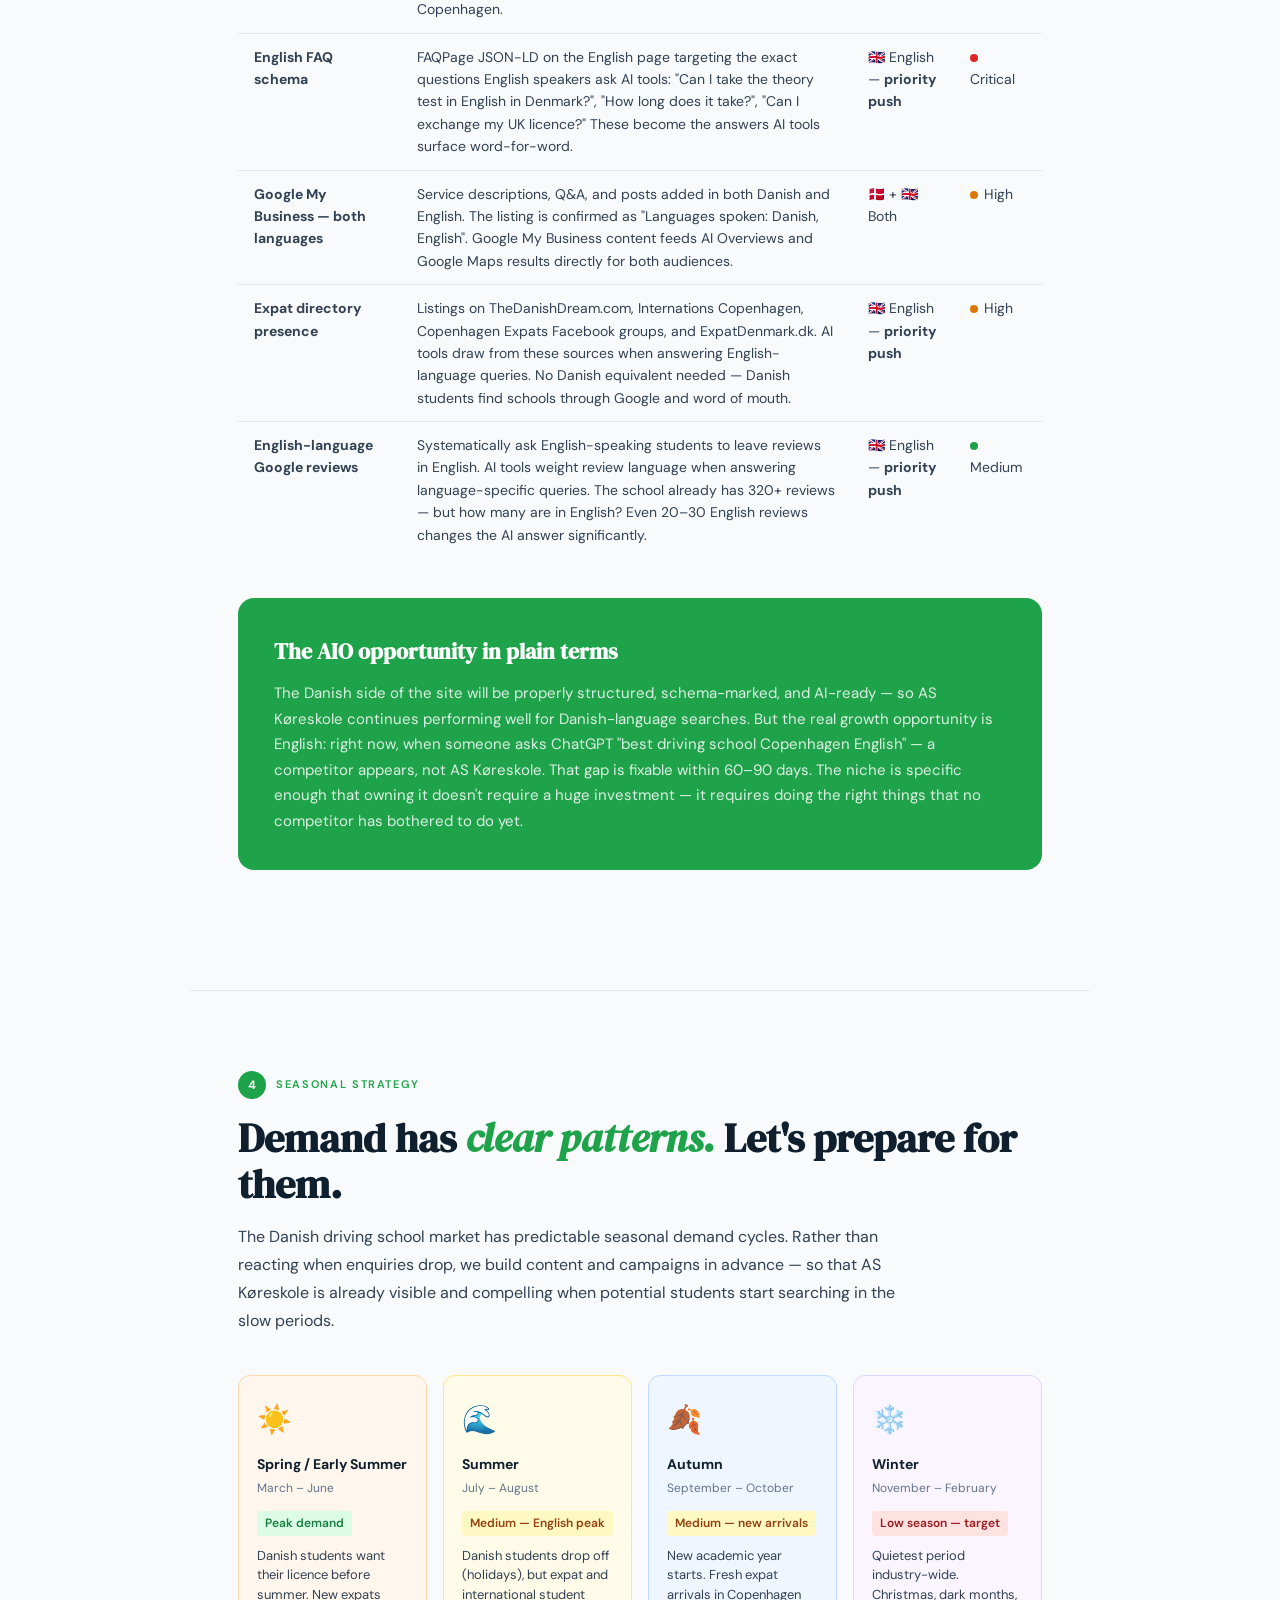
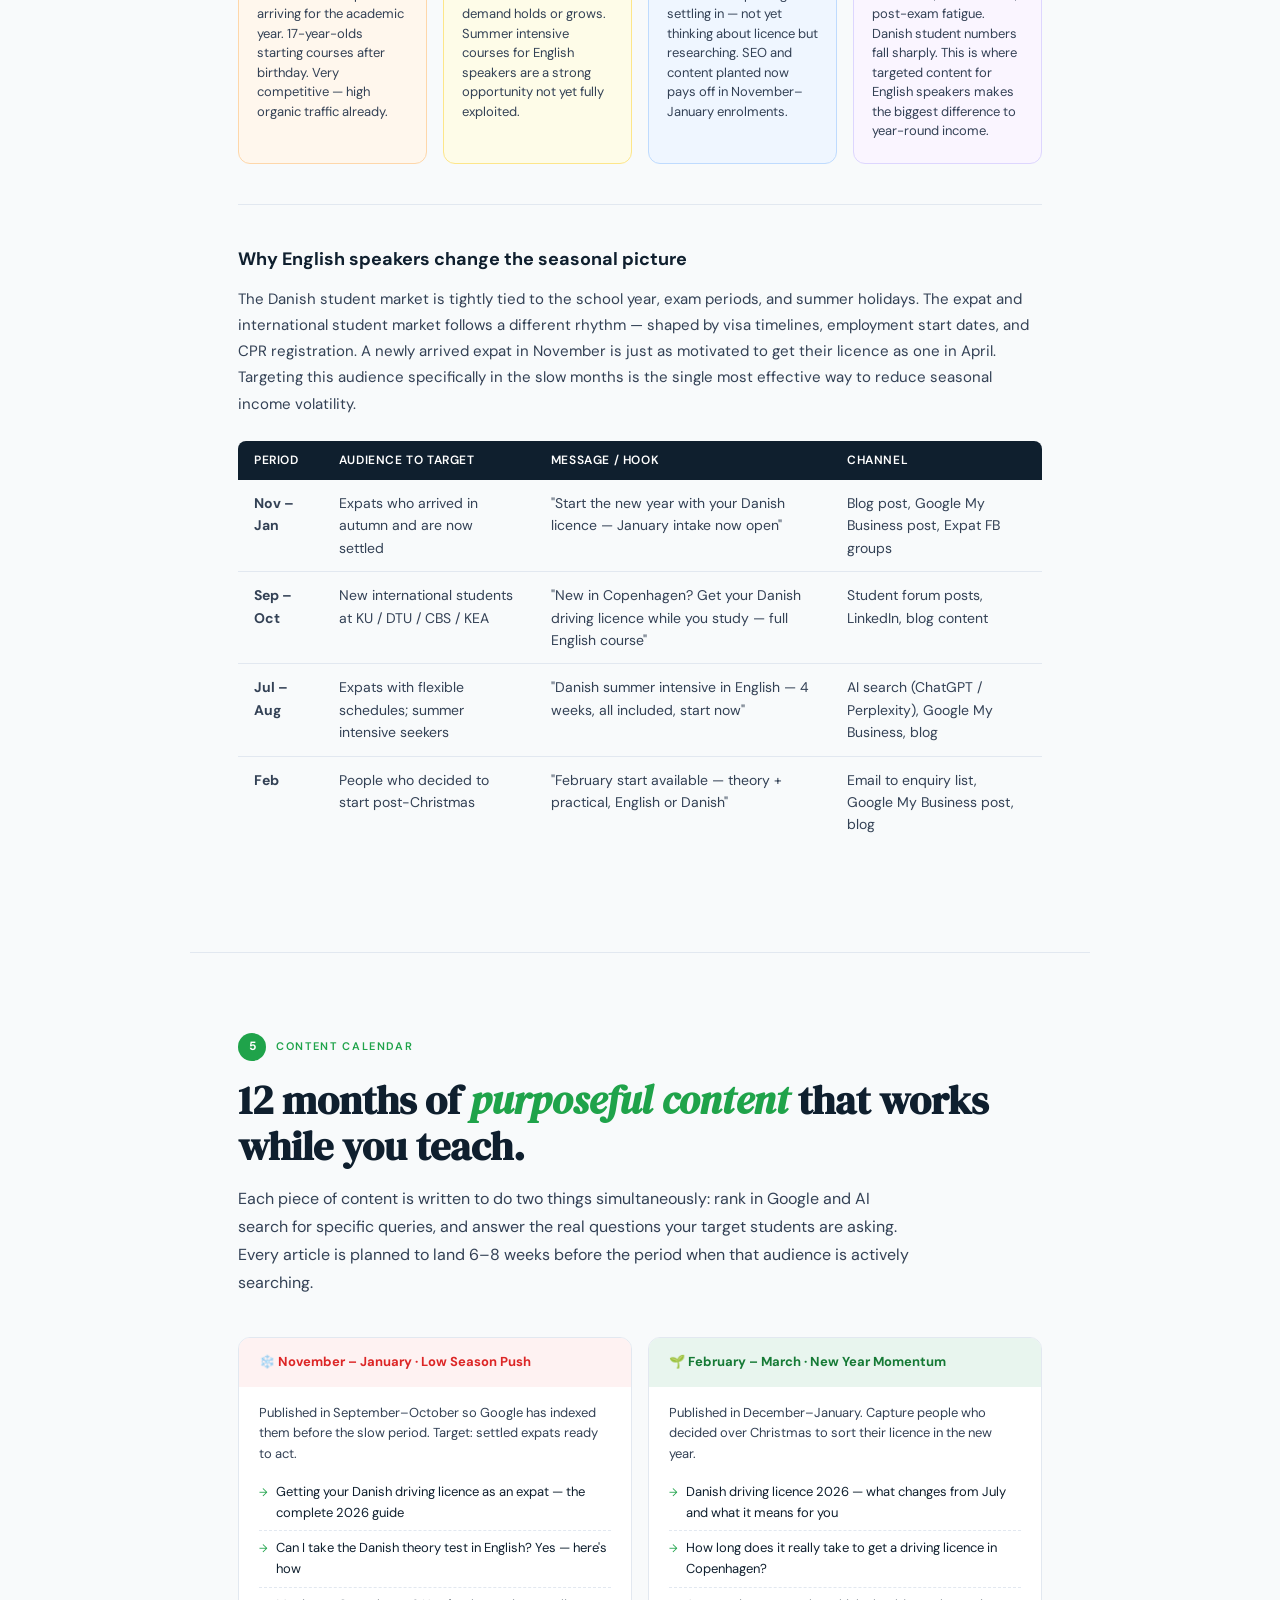
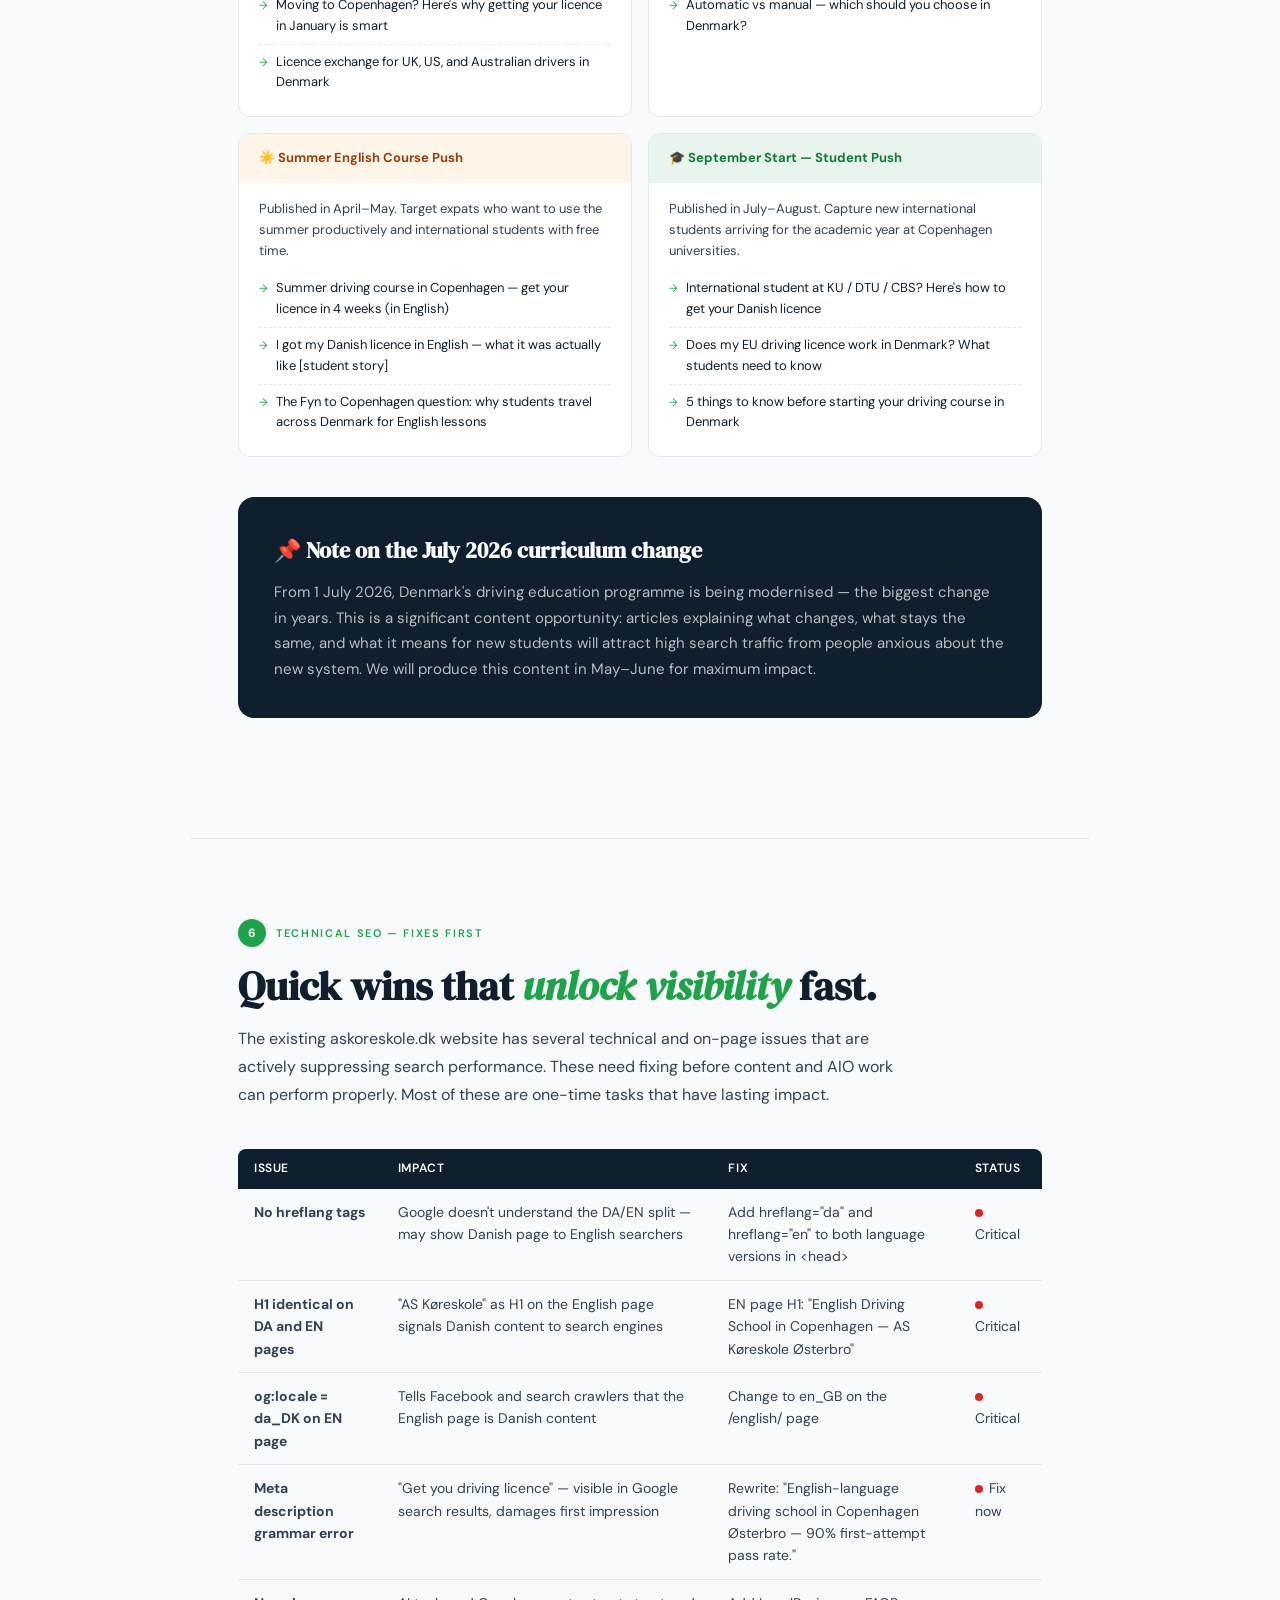
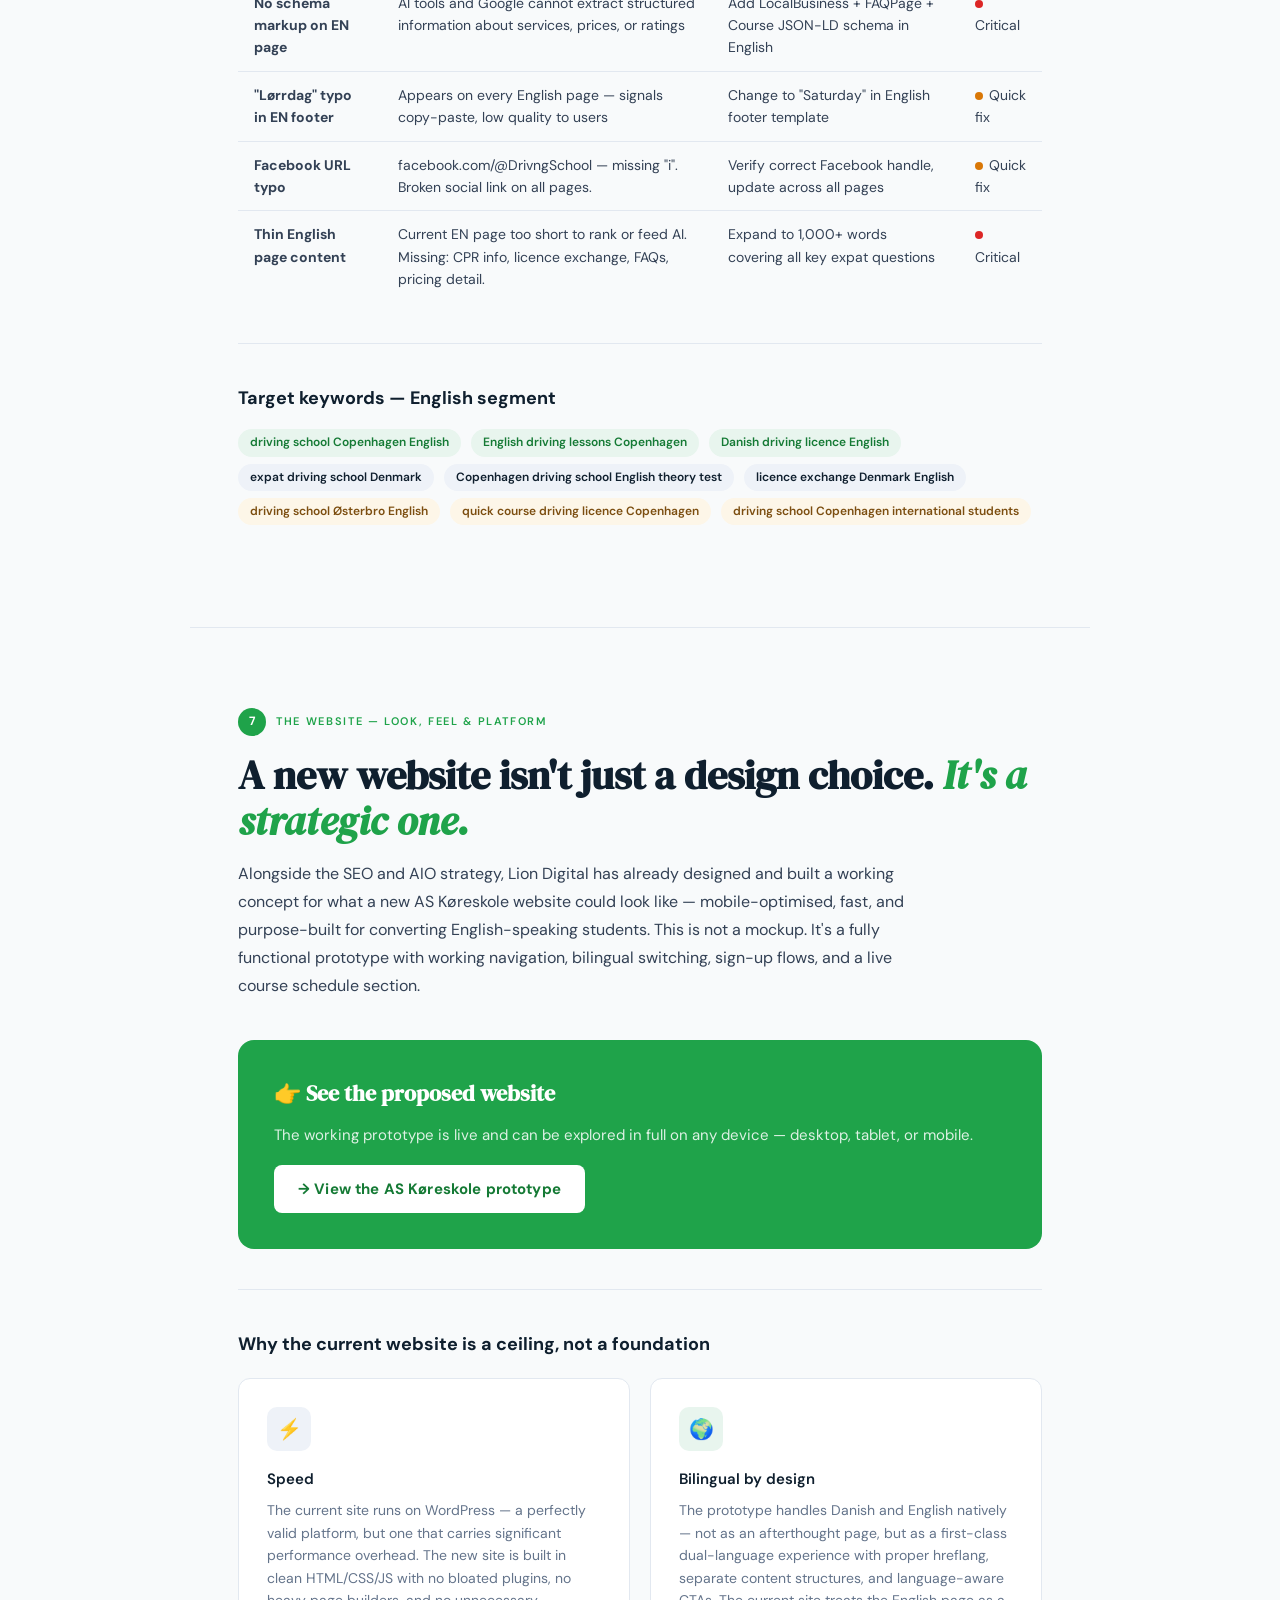
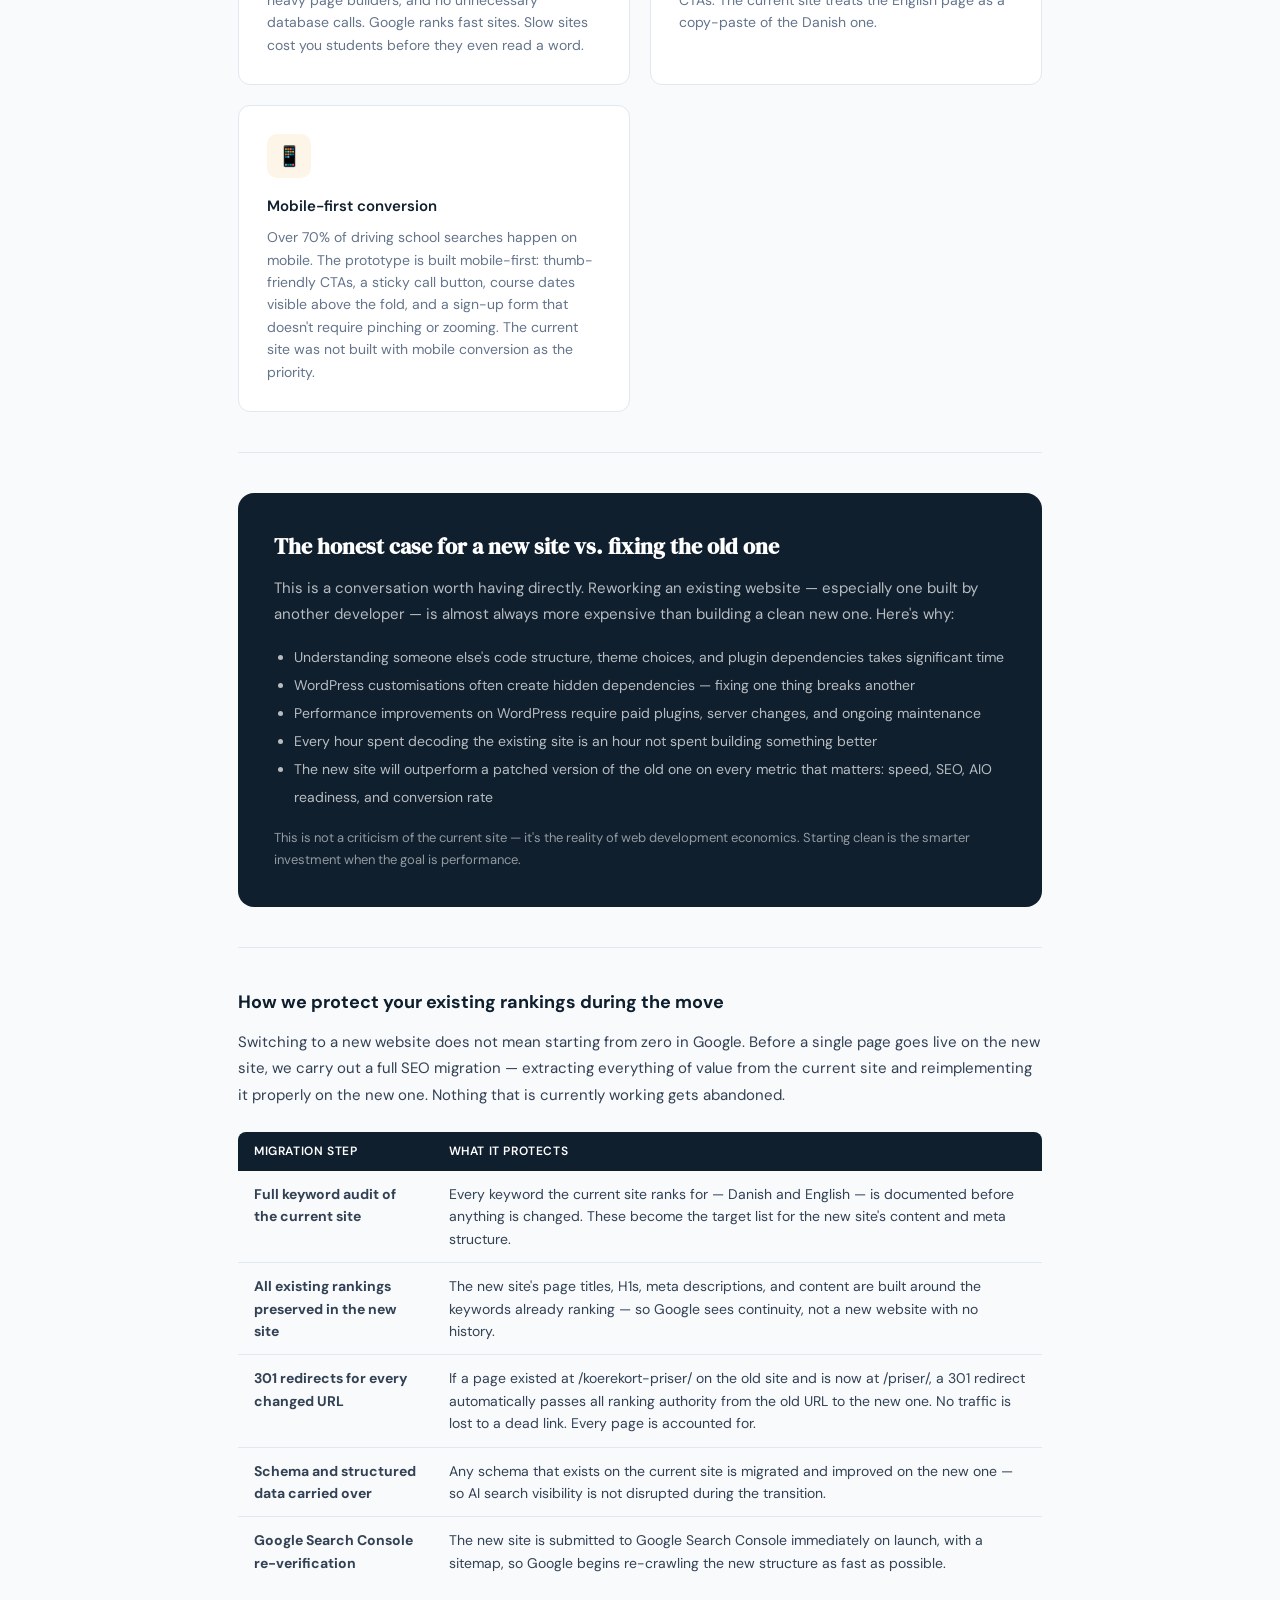
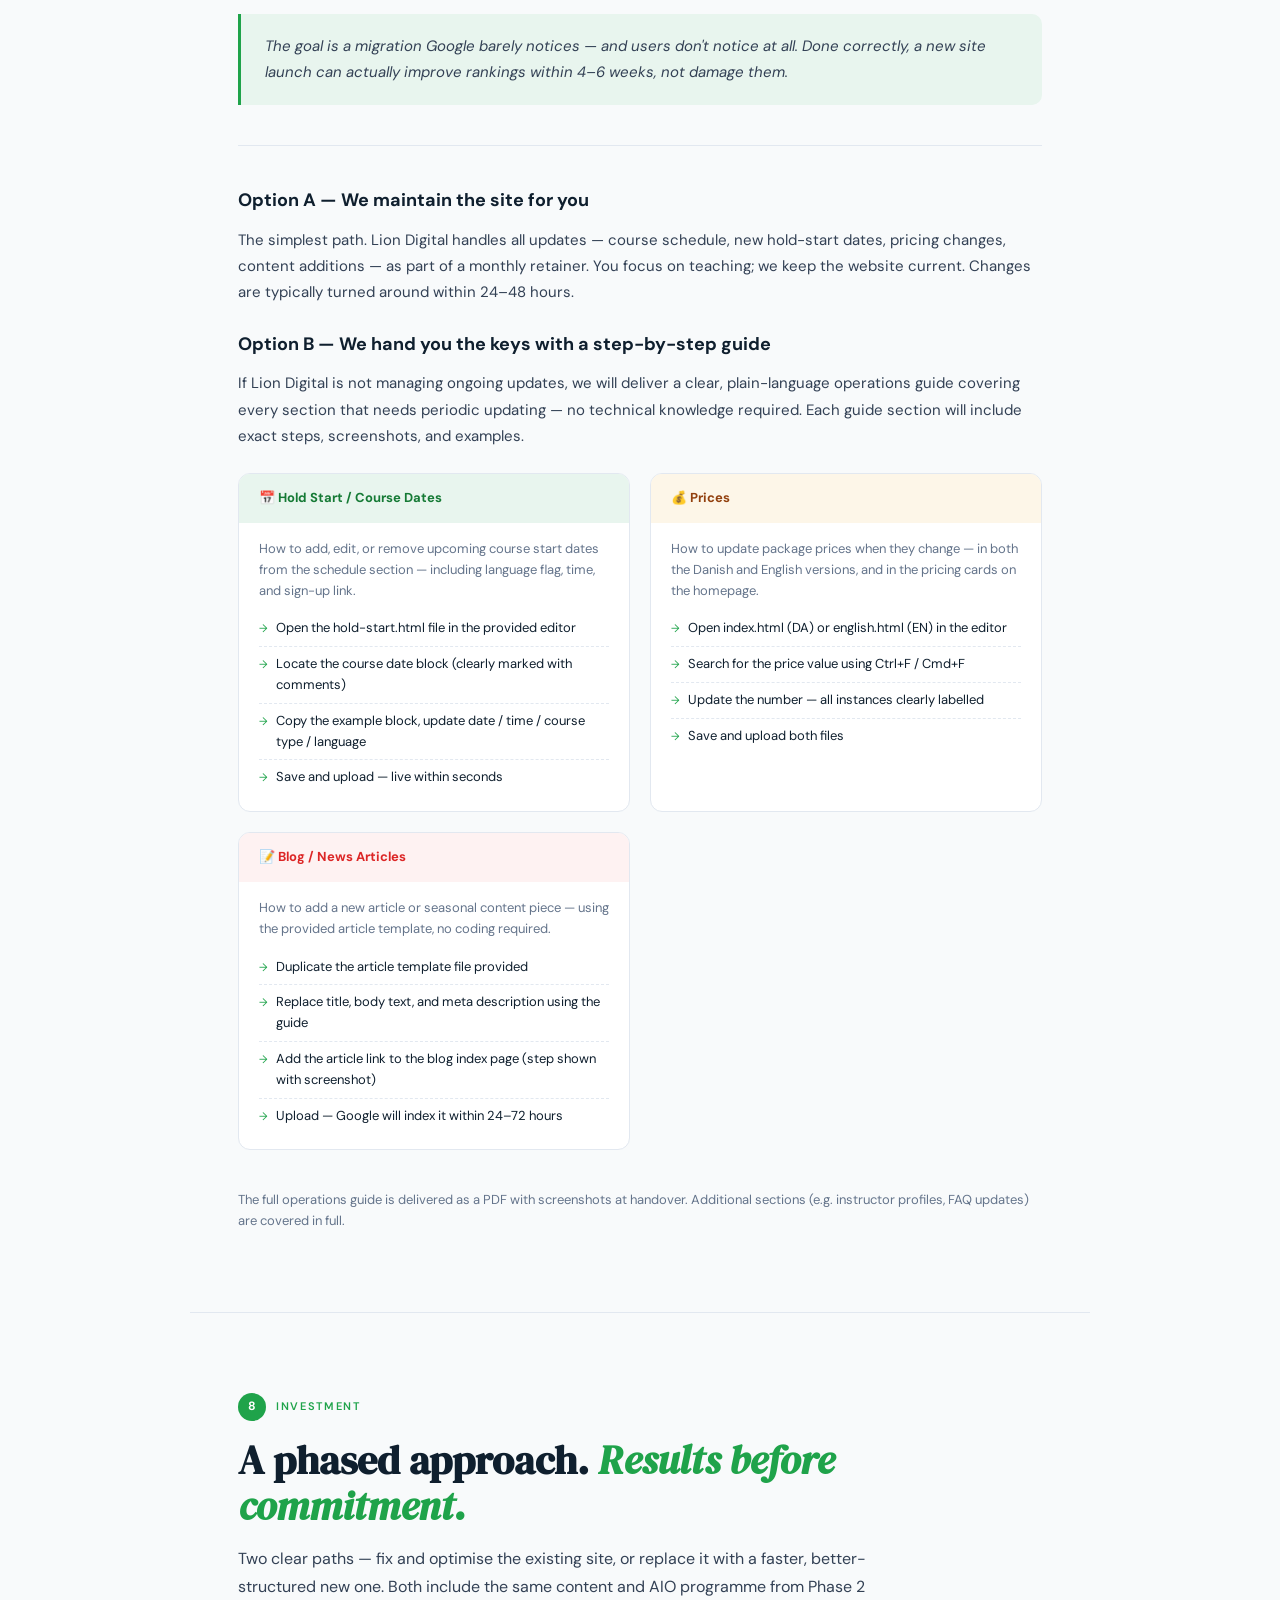
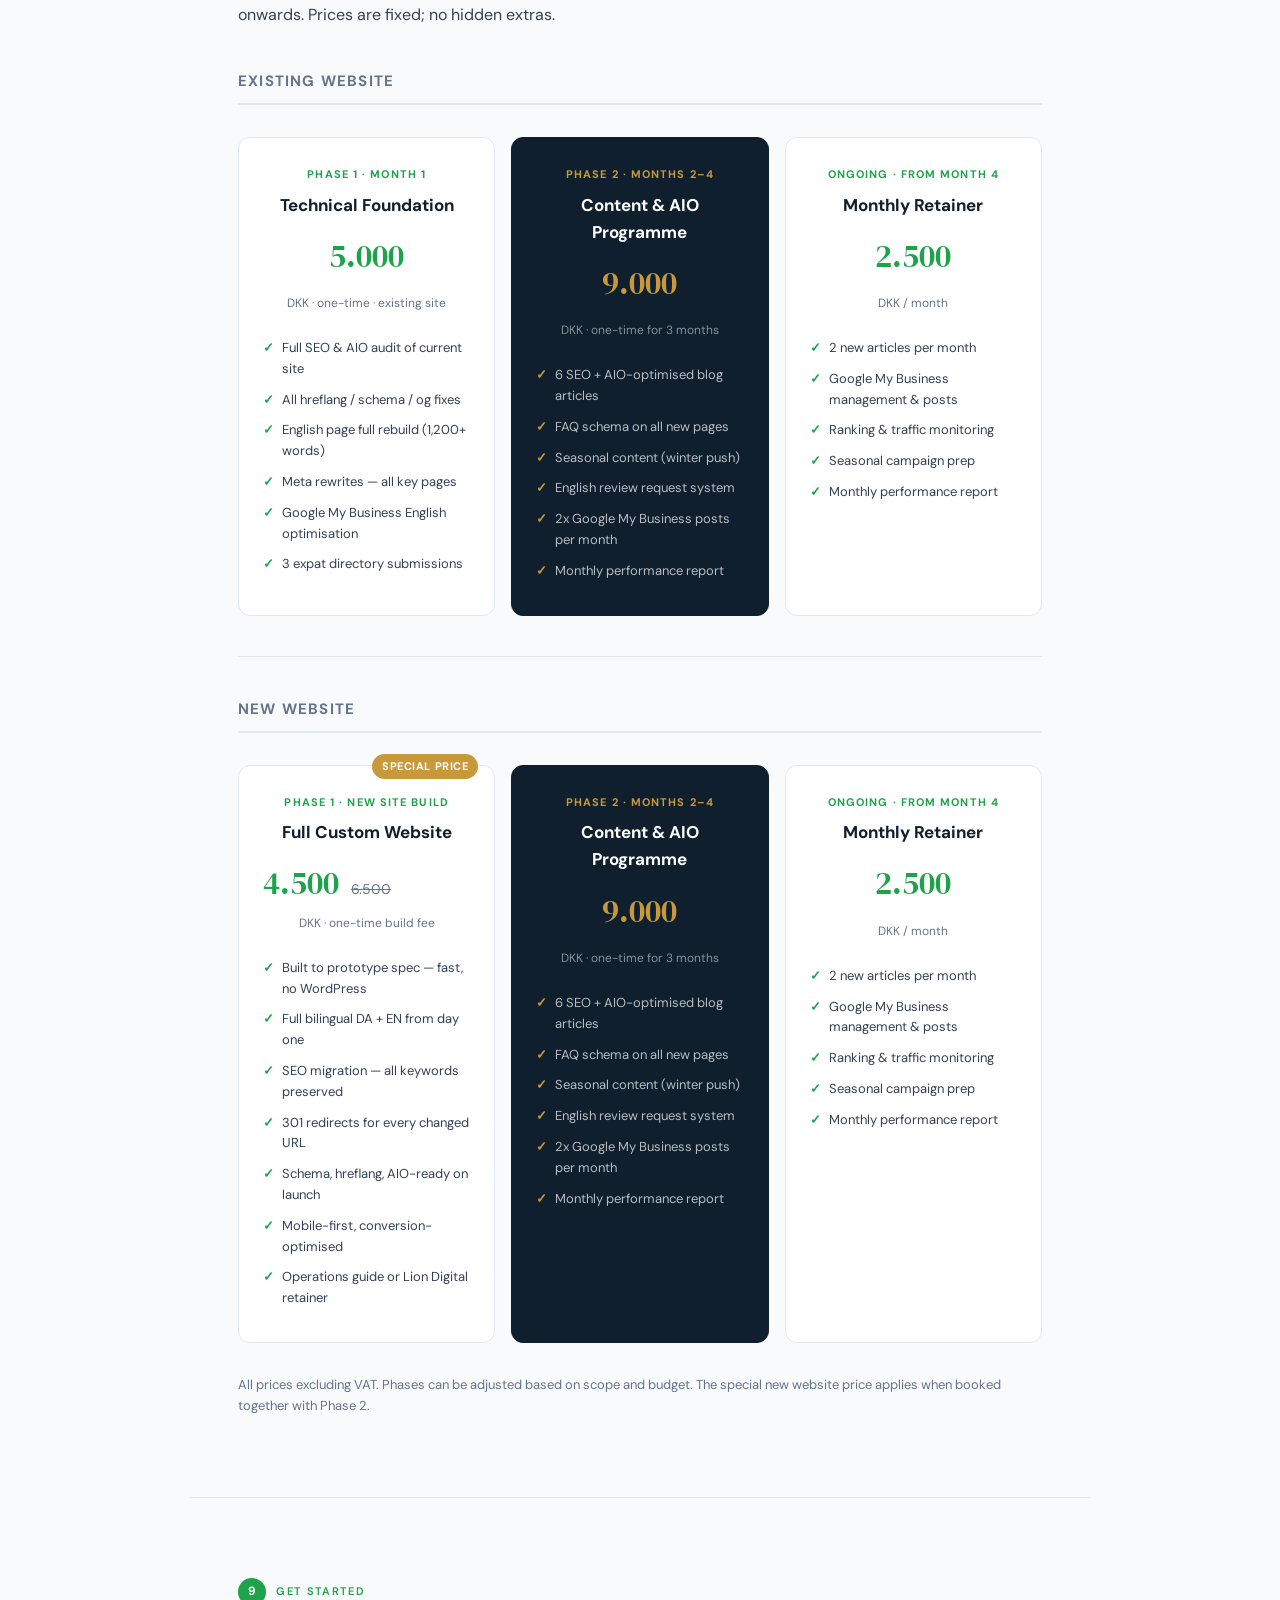
<file: proposal.html>
<!DOCTYPE html>
<html lang="en">
<head>
<meta charset="UTF-8">
<meta name="viewport" content="width=device-width, initial-scale=1.0">
<title>AS Køreskole — Digital Growth Proposal · Lion Digital</title>
<link href="https://fonts.googleapis.com/css2?family=DM+Serif+Display:ital@0;1&family=DM+Sans:wght@300;400;500;600&display=swap" rel="stylesheet">
<style>
  :root {
    --green: #1FA34A;
    --green-dark: #157a35;
    --green-light: #e8f5ee;
    --gold: #C8993A;
    --gold-light: #fdf6e8;
    --navy: #0f1f2e;
    --slate: #334155;
    --muted: #64748b;
    --border: #e2e8f0;
    --bg: #f8fafb;
    --white: #ffffff;
    --red: #dc2626;
    --amber: #d97706;
    --lion-navy: #0f2044;
    --lion-gold: #C8993A;
  }

  * { box-sizing: border-box; margin: 0; padding: 0; }

  body {
    font-family: 'DM Sans', sans-serif;
    background: var(--bg);
    color: var(--navy);
    line-height: 1.6;
  }

  /* ── COVER ── */
  .cover {
    background: var(--navy);
    color: white;
    min-height: 100vh;
    display: flex;
    flex-direction: column;
    justify-content: center;
    position: relative;
    overflow: hidden;
    padding: 60px 48px;
  }

  .cover::before {
    content: '';
    position: absolute;
    top: -40%;
    right: -20%;
    width: 700px;
    height: 700px;
    border-radius: 50%;
    background: radial-gradient(circle, rgba(31,163,74,0.18) 0%, transparent 70%);
    pointer-events: none;
  }

  .cover::after {
    content: '';
    position: absolute;
    bottom: -30%;
    left: -10%;
    width: 500px;
    height: 500px;
    border-radius: 50%;
    background: radial-gradient(circle, rgba(200,153,58,0.10) 0%, transparent 70%);
    pointer-events: none;
  }

  .cover-agency {
    display: flex;
    align-items: center;
    gap: 12px;
    margin-bottom: 80px;
    position: relative;
    z-index: 1;
  }

  .lion-logo {
    width: 36px;
    height: 36px;
    background: var(--lion-gold);
    border-radius: 8px;
    display: flex;
    align-items: center;
    justify-content: center;
    font-weight: 700;
    font-size: 16px;
    color: var(--lion-navy);
    letter-spacing: -0.5px;
  }

  .cover-agency-name {
    font-size: 14px;
    font-weight: 500;
    color: rgba(255,255,255,0.6);
    letter-spacing: 0.05em;
    text-transform: uppercase;
  }

  .cover-eyebrow {
    font-size: 12px;
    font-weight: 500;
    letter-spacing: 0.15em;
    text-transform: uppercase;
    color: var(--green);
    margin-bottom: 20px;
    position: relative;
    z-index: 1;
  }

  .cover-title {
    font-family: 'DM Serif Display', serif;
    font-size: clamp(36px, 5vw, 64px);
    line-height: 1.1;
    color: white;
    margin-bottom: 28px;
    max-width: 680px;
    position: relative;
    z-index: 1;
  }

  .cover-title em {
    font-style: italic;
    color: var(--gold);
  }

  .cover-sub {
    font-size: 16px;
    color: rgba(255,255,255,0.55);
    max-width: 520px;
    margin-bottom: 60px;
    position: relative;
    z-index: 1;
    line-height: 1.7;
  }

  .cover-meta {
    display: flex;
    gap: 40px;
    position: relative;
    z-index: 1;
    flex-wrap: wrap;
  }

  .cover-meta-item label {
    display: block;
    font-size: 11px;
    text-transform: uppercase;
    letter-spacing: 0.1em;
    color: rgba(255,255,255,0.35);
    margin-bottom: 4px;
  }

  .cover-meta-item span {
    font-size: 15px;
    color: rgba(255,255,255,0.85);
    font-weight: 500;
  }

  .cover-scroll {
    position: absolute;
    bottom: 40px;
    left: 50%;
    transform: translateX(-50%);
    z-index: 1;
    display: flex;
    flex-direction: column;
    align-items: center;
    gap: 8px;
    color: rgba(255,255,255,0.3);
    font-size: 11px;
    letter-spacing: 0.1em;
    text-transform: uppercase;
    cursor: pointer;
    animation: bounce 2s ease-in-out infinite;
  }

  .cover-scroll svg { opacity: 0.4; }

  @keyframes bounce {
    0%, 100% { transform: translateX(-50%) translateY(0); }
    50% { transform: translateX(-50%) translateY(8px); }
  }

  /* ── NAV ── */
  .sticky-nav {
    position: sticky;
    top: 0;
    z-index: 100;
    background: rgba(255,255,255,0.95);
    backdrop-filter: blur(12px);
    border-bottom: 1px solid var(--border);
    padding: 0 48px;
    display: flex;
    align-items: center;
    gap: 0;
    overflow-x: auto;
    scrollbar-width: none;
  }

  .sticky-nav::-webkit-scrollbar { display: none; }

  .nav-item {
    padding: 18px 20px;
    font-size: 13px;
    font-weight: 500;
    color: var(--muted);
    white-space: nowrap;
    cursor: pointer;
    border-bottom: 2px solid transparent;
    transition: all 0.2s;
    text-decoration: none;
    display: block;
  }

  .nav-item:hover { color: var(--green); border-bottom-color: var(--green); }

  .nav-num {
    font-size: 11px;
    color: var(--green);
    margin-right: 6px;
    font-weight: 600;
  }

  /* ── SECTIONS ── */
  .section {
    max-width: 900px;
    margin: 0 auto;
    padding: 80px 48px;
    border-bottom: 1px solid var(--border);
  }

  .section:last-child { border-bottom: none; }

  .section-eyebrow {
    display: flex;
    align-items: center;
    gap: 10px;
    margin-bottom: 16px;
  }

  .section-num {
    width: 28px;
    height: 28px;
    border-radius: 50%;
    background: var(--green);
    color: white;
    font-size: 12px;
    font-weight: 700;
    display: flex;
    align-items: center;
    justify-content: center;
    flex-shrink: 0;
  }

  .section-label {
    font-size: 11px;
    font-weight: 600;
    letter-spacing: 0.15em;
    text-transform: uppercase;
    color: var(--green);
  }

  .section-title {
    font-family: 'DM Serif Display', serif;
    font-size: clamp(26px, 3.5vw, 40px);
    line-height: 1.15;
    color: var(--navy);
    margin-bottom: 16px;
  }

  .section-title em { font-style: italic; color: var(--green); }

  .section-intro {
    font-size: 16px;
    color: var(--slate);
    max-width: 680px;
    line-height: 1.75;
    margin-bottom: 40px;
  }

  /* ── CARDS ── */
  .card-grid {
    display: grid;
    grid-template-columns: repeat(auto-fit, minmax(260px, 1fr));
    gap: 20px;
    margin-bottom: 40px;
  }

  .card {
    background: white;
    border: 1px solid var(--border);
    border-radius: 12px;
    padding: 28px;
    position: relative;
    transition: box-shadow 0.2s, transform 0.2s;
  }

  .card:hover { box-shadow: 0 8px 30px rgba(0,0,0,0.08); transform: translateY(-2px); }

  .card-icon {
    width: 44px;
    height: 44px;
    border-radius: 10px;
    display: flex;
    align-items: center;
    justify-content: center;
    font-size: 20px;
    margin-bottom: 16px;
  }

  .card-icon.green { background: var(--green-light); }
  .card-icon.gold { background: var(--gold-light); }
  .card-icon.navy { background: #eef2f8; }

  .card h3 {
    font-size: 15px;
    font-weight: 600;
    color: var(--navy);
    margin-bottom: 8px;
  }

  .card p {
    font-size: 14px;
    color: var(--muted);
    line-height: 1.6;
  }

  .card-tag {
    position: absolute;
    top: 16px;
    right: 16px;
    font-size: 10px;
    font-weight: 700;
    letter-spacing: 0.08em;
    text-transform: uppercase;
    padding: 3px 8px;
    border-radius: 4px;
  }

  .tag-critical { background: #fee2e2; color: var(--red); }
  .tag-high { background: #fef3c7; color: var(--amber); }
  .tag-new { background: var(--green-light); color: var(--green-dark); }

  /* ── TWO COL ── */
  .two-col {
    display: grid;
    grid-template-columns: 1fr 1fr;
    gap: 32px;
    align-items: start;
  }

  @media (max-width: 640px) {
    .two-col { grid-template-columns: 1fr; }
    .cover { padding: 40px 24px; }
    .section { padding: 60px 24px; }
    .sticky-nav { padding: 0 16px; }

    /* ── Mobile tables → card stack ── */
    .data-table thead { display: none; }
    .data-table, .data-table tbody, .data-table tr, .data-table td {
      display: block;
      width: 100%;
    }
    .data-table tr {
      background: white;
      border: 1px solid var(--border);
      border-radius: 10px;
      margin-bottom: 12px;
      padding: 4px 0;
    }
    .data-table tr:nth-child(even) td { background: transparent; }
    .data-table td {
      padding: 10px 16px;
      border-bottom: 1px dashed var(--border);
      font-size: 13px;
      position: relative;
    }
    .data-table td:last-child { border-bottom: none; }
    .data-table td[data-label]::before {
      content: attr(data-label);
      display: block;
      font-size: 10px;
      font-weight: 700;
      text-transform: uppercase;
      letter-spacing: 0.08em;
      color: var(--green);
      margin-bottom: 4px;
    }
  }

  /* ── HIGHLIGHT BOX ── */
  .highlight {
    background: var(--navy);
    color: white;
    border-radius: 16px;
    padding: 36px;
    margin: 40px 0;
  }

  .highlight h3 {
    font-family: 'DM Serif Display', serif;
    font-size: 22px;
    margin-bottom: 12px;
    color: white;
  }

  .highlight p { color: rgba(255,255,255,0.7); line-height: 1.7; font-size: 15px; }

  .highlight-green {
    background: var(--green);
    color: white;
    border-radius: 16px;
    padding: 36px;
    margin: 40px 0;
  }

  .highlight-green h3 { font-family: 'DM Serif Display', serif; font-size: 22px; margin-bottom: 12px; }
  .highlight-green p { color: rgba(255,255,255,0.85); line-height: 1.7; font-size: 15px; }

  /* ── TABLE ── */
  .data-table {
    width: 100%;
    border-collapse: collapse;
    font-size: 14px;
    margin: 24px 0;
  }

  .data-table th {
    text-align: left;
    padding: 10px 16px;
    background: var(--navy);
    color: white;
    font-weight: 600;
    font-size: 12px;
    letter-spacing: 0.05em;
    text-transform: uppercase;
  }

  .data-table th:first-child { border-radius: 8px 0 0 0; }
  .data-table th:last-child { border-radius: 0 8px 0 0; }

  .data-table td {
    padding: 12px 16px;
    border-bottom: 1px solid var(--border);
    color: var(--slate);
    vertical-align: top;
  }

  .data-table tr:last-child td { border-bottom: none; }

  .data-table tr:nth-child(even) td { background: #f8fafb; }

  .dot {
    display: inline-block;
    width: 8px;
    height: 8px;
    border-radius: 50%;
    margin-right: 6px;
    flex-shrink: 0;
  }

  .dot-red { background: var(--red); }
  .dot-amber { background: var(--amber); }
  .dot-green { background: var(--green); }

  /* ── SEASONS ── */
  .season-grid {
    display: grid;
    grid-template-columns: repeat(4, 1fr);
    gap: 16px;
    margin: 32px 0;
  }

  @media (max-width: 700px) { .season-grid { grid-template-columns: repeat(2, 1fr); } }

  .season-card {
    border-radius: 12px;
    padding: 22px 18px;
    border: 1px solid var(--border);
  }

  .season-card.hot { background: #fff7ed; border-color: #fed7aa; }
  .season-card.warm { background: #fefce8; border-color: #fde68a; }
  .season-card.cool { background: #eff6ff; border-color: #bfdbfe; }
  .season-card.cold { background: #faf5ff; border-color: #ddd6fe; }

  .season-icon { font-size: 28px; margin-bottom: 10px; }

  .season-card h4 { font-size: 14px; font-weight: 700; margin-bottom: 4px; color: var(--navy); }
  .season-card .months { font-size: 12px; color: var(--muted); margin-bottom: 10px; }
  .season-card .demand {
    font-size: 12px;
    font-weight: 600;
    padding: 3px 8px;
    border-radius: 4px;
    display: inline-block;
    margin-bottom: 10px;
  }

  .demand-high { background: #dcfce7; color: #15803d; }
  .demand-med { background: #fef9c3; color: #92400e; }
  .demand-low { background: #fee2e2; color: #991b1b; }

  .season-card p { font-size: 13px; color: var(--slate); line-height: 1.5; }

  /* ── AIO VISUAL ── */
  .aio-flow {
    background: var(--navy);
    border-radius: 16px;
    padding: 36px;
    margin: 32px 0;
    color: white;
  }

  .aio-flow-title {
    font-size: 13px;
    text-transform: uppercase;
    letter-spacing: 0.1em;
    color: var(--green);
    font-weight: 600;
    margin-bottom: 24px;
  }

  .aio-steps {
    display: flex;
    flex-direction: column;
    gap: 0;
  }

  .aio-step {
    display: flex;
    gap: 20px;
    align-items: flex-start;
    padding: 16px 0;
    border-bottom: 1px solid rgba(255,255,255,0.08);
  }

  .aio-step:last-child { border-bottom: none; }

  .aio-step-icon {
    width: 40px;
    height: 40px;
    border-radius: 10px;
    background: rgba(31,163,74,0.2);
    display: flex;
    align-items: center;
    justify-content: center;
    font-size: 18px;
    flex-shrink: 0;
  }

  .aio-step-content h4 { font-size: 14px; font-weight: 600; margin-bottom: 4px; }
  .aio-step-content p { font-size: 13px; color: rgba(255,255,255,0.55); line-height: 1.5; }

  /* ── CONTENT CALENDAR ── */
  .calendar-grid {
    display: grid;
    grid-template-columns: repeat(auto-fit, minmax(280px, 1fr));
    gap: 16px;
    margin: 28px 0;
  }

  .cal-card {
    background: white;
    border: 1px solid var(--border);
    border-radius: 12px;
    overflow: hidden;
  }

  .cal-header {
    padding: 14px 20px;
    font-size: 13px;
    font-weight: 700;
    display: flex;
    align-items: center;
    justify-content: space-between;
  }

  .cal-header.slow { background: #fef2f2; color: var(--red); }
  .cal-header.action { background: var(--green-light); color: var(--green-dark); }
  .cal-header.build { background: var(--gold-light); color: #92400e; }

  .cal-body { padding: 16px 20px; }
  .cal-body p { font-size: 13px; color: var(--slate); margin-bottom: 10px; }

  .cal-articles { list-style: none; }
  .cal-articles li {
    font-size: 13px;
    color: var(--navy);
    padding: 7px 0;
    border-bottom: 1px dashed var(--border);
    display: flex;
    gap: 8px;
    align-items: baseline;
  }
  .cal-articles li:last-child { border-bottom: none; }
  .cal-articles li::before { content: '→'; color: var(--green); font-size: 11px; flex-shrink: 0; }

  /* ── PRICING ── */
  .pricing-grid {
    display: grid;
    grid-template-columns: repeat(auto-fit, minmax(220px, 1fr));
    gap: 16px;
    margin: 32px 0;
  }

  .pricing-card {
    background: white;
    border: 1px solid var(--border);
    border-radius: 12px;
    padding: 28px 24px;
    text-align: center;
  }

  .pricing-card.featured {
    background: var(--navy);
    border-color: var(--navy);
    color: white;
  }

  .pricing-phase {
    font-size: 11px;
    font-weight: 700;
    letter-spacing: 0.1em;
    text-transform: uppercase;
    color: var(--green);
    margin-bottom: 8px;
  }

  .pricing-card.featured .pricing-phase { color: var(--gold); }

  .pricing-name {
    font-size: 17px;
    font-weight: 700;
    margin-bottom: 6px;
    color: var(--navy);
  }
  .pricing-card.featured .pricing-name { color: white; }

  .pricing-price {
    font-family: 'DM Serif Display', serif;
    font-size: 32px;
    color: var(--green);
    margin: 12px 0;
  }
  .pricing-card.featured .pricing-price { color: var(--gold); }

  .pricing-period {
    font-size: 12px;
    color: var(--muted);
    margin-bottom: 20px;
  }
  .pricing-card.featured .pricing-period { color: rgba(255,255,255,0.5); }

  .pricing-list { list-style: none; text-align: left; }
  .pricing-list li {
    font-size: 13px;
    color: var(--slate);
    padding: 5px 0;
    display: flex;
    gap: 8px;
    align-items: baseline;
  }
  .pricing-card.featured .pricing-list li { color: rgba(255,255,255,0.7); }
  .pricing-list li::before { content: '✓'; color: var(--green); font-weight: 700; flex-shrink: 0; }
  .pricing-card.featured .pricing-list li::before { color: var(--gold); }

  /* ── FOOTER ── */
  .proposal-footer {
    background: var(--navy);
    color: rgba(255,255,255,0.5);
    text-align: center;
    padding: 40px 24px;
    font-size: 13px;
  }

  .proposal-footer strong { color: var(--gold); }

  /* ── DIVIDER ── */
  .divider { height: 1px; background: var(--border); margin: 40px 0; }

  /* ── STAT ROW ── */
  .stat-row {
    display: flex;
    gap: 32px;
    margin: 32px 0;
    flex-wrap: wrap;
  }

  .stat-item { flex: 1; min-width: 120px; }

  .stat-val {
    font-family: 'DM Serif Display', serif;
    font-size: 36px;
    color: var(--green);
    line-height: 1;
    margin-bottom: 4px;
  }

  .stat-label { font-size: 13px; color: var(--muted); }

  /* ── PILL ── */
  .pill {
    display: inline-block;
    padding: 4px 12px;
    border-radius: 99px;
    font-size: 12px;
    font-weight: 600;
    margin-right: 6px;
    margin-bottom: 6px;
  }

  .pill-green { background: var(--green-light); color: var(--green-dark); }
  .pill-navy { background: #eef2f8; color: var(--navy); }
  .pill-gold { background: var(--gold-light); color: #7c4e10; }

  /* ── QUOTE BOX ── */
  .quote-box {
    border-left: 3px solid var(--green);
    padding: 20px 24px;
    background: var(--green-light);
    border-radius: 0 10px 10px 0;
    margin: 28px 0;
    font-style: italic;
    color: var(--slate);
    font-size: 15px;
    line-height: 1.7;
  }

  /* ── TIMELINE ── */
  .timeline { margin: 32px 0; }
  .timeline-item {
    display: flex;
    gap: 20px;
    padding-bottom: 32px;
    position: relative;
  }
  .timeline-item:not(:last-child)::after {
    content: '';
    position: absolute;
    left: 19px;
    top: 40px;
    width: 2px;
    height: calc(100% - 12px);
    background: var(--border);
  }
  .timeline-dot {
    width: 40px;
    height: 40px;
    border-radius: 50%;
    background: var(--green);
    color: white;
    display: flex;
    align-items: center;
    justify-content: center;
    font-size: 13px;
    font-weight: 700;
    flex-shrink: 0;
    position: relative;
    z-index: 1;
  }
  .timeline-content h4 { font-size: 15px; font-weight: 700; margin-bottom: 6px; padding-top: 8px; }
  .timeline-content p { font-size: 14px; color: var(--muted); line-height: 1.6; }
  .timeline-content ul { margin-top: 8px; padding-left: 16px; }
  .timeline-content ul li { font-size: 13px; color: var(--slate); margin-bottom: 3px; }
</style>
</head>
<body>

<!-- ══ COVER ══ -->
<section class="cover">
  <div class="cover-agency">
    <div class="lion-logo">L</div>
    <span class="cover-agency-name">Lion Digital Marketing</span>
  </div>

  <p class="cover-eyebrow">Digital Growth Proposal · Confidential</p>

  <h1 class="cover-title">
    More students, <em>year-round.</em><br>
    How we get AS Køreskole found<br>by the clients who matter.
  </h1>

  <p class="cover-sub">
    A focused strategy to grow English-speaking enrolments through SEO, AI search visibility, and a seasonal content programme that fills enquiries in the quiet months.
  </p>

  <div class="cover-meta">
    <div class="cover-meta-item">
      <label>Prepared for</label>
      <span>AS Køreskole, Østerbro</span>
    </div>
    <div class="cover-meta-item">
      <label>Prepared by</label>
      <span>Lion Digital Marketing</span>
    </div>
    <div class="cover-meta-item">
      <label>Date</label>
      <span>May 2026</span>
    </div>
    <div class="cover-meta-item">
      <label>Focus</label>
      <span>SEO · AIO · Seasonal Content</span>
    </div>
  </div>

  <div class="cover-scroll">
    <svg width="16" height="16" viewBox="0 0 16 16" fill="none"><path d="M8 3v10M4 9l4 4 4-4" stroke="white" stroke-width="1.5" stroke-linecap="round" stroke-linejoin="round"/></svg>
    Scroll to read
  </div>
</section>

<!-- ══ NAV ══ -->
<nav class="sticky-nav">
  <a class="nav-item" href="#situation"><span class="nav-num">01</span>The Situation</a>
  <a class="nav-item" href="#opportunity"><span class="nav-num">02</span>The Opportunity</a>
  <a class="nav-item" href="#aio"><span class="nav-num">03</span>AI Search (AIO)</a>
  <a class="nav-item" href="#seasons"><span class="nav-num">04</span>Seasonal Strategy</a>
  <a class="nav-item" href="#content"><span class="nav-num">05</span>Content Calendar</a>
  <a class="nav-item" href="#seo"><span class="nav-num">06</span>SEO Fixes</a>
  <a class="nav-item" href="#website"><span class="nav-num">07</span>New Website</a>
  <a class="nav-item" href="#investment"><span class="nav-num">08</span>Investment</a>
  <a class="nav-item" href="#next"><span class="nav-num">09</span>Next Steps</a>
</nav>

<!-- ══ 01 SITUATION ══ -->
<section class="section" id="situation">
  <div class="section-eyebrow">
    <div class="section-num">1</div>
    <span class="section-label">The Situation</span>
  </div>
  <h2 class="section-title">AS Køreskole has a <em>real advantage</em> that isn't reaching the right people.</h2>
  <p class="section-intro">
    AS Køreskole on Østerbro has everything going for it — 25 years of experience, a 4.8★ Google rating with 320+ reviews, a 90%+ first-attempt pass rate, and most importantly: the ability to teach the <em>entire driving course in English</em>. Students travel from Fyn for this. The school is genuinely one of very few in Denmark that can make this offer. The problem is the people who most need it can't find it.
  </p>

  <div class="stat-row">
    <div class="stat-item">
      <div class="stat-val">4.8★</div>
      <div class="stat-label">Google rating · 320+ reviews</div>
    </div>
    <div class="stat-item">
      <div class="stat-val">90%+</div>
      <div class="stat-label">First-attempt pass rate</div>
    </div>
    <div class="stat-item">
      <div class="stat-val">25 yrs</div>
      <div class="stat-label">On Østerbro since 2000</div>
    </div>
    <div class="stat-item">
      <div class="stat-val">4 wks</div>
      <div class="stat-label">Fastest course available</div>
    </div>
  </div>

  <div class="highlight">
    <h3>The core problem</h3>
    <p>When an expat in Copenhagen types "driving school English Copenhagen" into ChatGPT, Perplexity, or Google — AS Køreskole does not appear. The English page exists, but it is invisible to the AI tools and search engines that the target audience uses every day. Competitors with weaker schools are capturing these enquiries purely because they have invested in digital visibility.</p>
  </div>
</section>

<!-- ══ 02 OPPORTUNITY ══ -->
<section class="section" id="opportunity">
  <div class="section-eyebrow">
    <div class="section-num">2</div>
    <span class="section-label">The Opportunity</span>
  </div>
  <h2 class="section-title">Three audiences. One <em>focused strategy.</em></h2>
  <p class="section-intro">
    The English-speaking client segment is growing, underserved, and willing to pay — and they search differently from Danish students. Here's who we're targeting and why each group is valuable.
  </p>

  <div class="card-grid">
    <div class="card">
      <div class="card-icon green">🌍</div>
      <div class="card-tag tag-critical">Priority 1</div>
      <h3>Expats & Internationals</h3>
      <p>Professionals and families who have relocated to Copenhagen — often from the UK, USA, Australia, India, or other EU countries. They need their Danish driving licence and want to do it in English. They are tech-savvy, research online thoroughly, and are very likely to use AI tools like ChatGPT before Google. High intent, strong conversion.</p>
    </div>
    <div class="card">
      <div class="card-icon green">🎓</div>
      <div class="card-tag tag-high">Priority 2</div>
      <h3>International Students</h3>
      <p>Copenhagen attracts large numbers of EU and international students at KU, DTU, CBS, and KEA. Many are 17–25, want their licence while studying, and communicate primarily in English. They share recommendations actively on Facebook groups and WhatsApp. A single happy student drives multiple referrals.</p>
    </div>
    <div class="card">
      <div class="card-icon gold">🔄</div>
      <div class="card-tag tag-new">Priority 3</div>
      <h3>Licence Exchange Clients</h3>
      <p>Non-EU residents must convert their foreign licence to a Danish one — including theory test and practical exam. Many do this in English. This is a growing segment as Denmark attracts more international talent. AS Køreskole already offers this service but doesn't market it effectively to English speakers searching online.</p>
    </div>
  </div>

  <div class="quote-box">
    "Students already travel from Fyn to take their licence at AS Køreskole — specifically for the English instruction. That word-of-mouth reach shows the appetite is real. Digital marketing can make this happen at scale."
  </div>

  <div class="two-col">
    <div>
      <strong style="font-size:14px; display:block; margin-bottom:12px;">Why English speakers are more valuable</strong>
      <ul style="padding-left:16px; color: var(--slate); font-size:14px; line-height:1.8;">
        <li>Less price-sensitive — willing to pay for quality + language comfort</li>
        <li>Less competition — very few Copenhagen schools do full-English courses well</li>
        <li>Higher referral rate — expat communities share recommendations actively</li>
        <li>Year-round demand — not tied to the Danish school calendar peaks</li>
        <li>AI search users — exactly the demographic we'll optimise for in Section 3</li>
      </ul>
    </div>
    <div>
      <strong style="font-size:14px; display:block; margin-bottom:12px;">What we're NOT doing</strong>
      <ul style="padding-left:16px; color: var(--slate); font-size:14px; line-height:1.8;">
        <li>Abandoning the Danish student market (it's still the core)</li>
        <li>Paid ads — organic and AI search first, ads only if needed later</li>
        <li>Rebuilding the whole website — we work with what's there</li>
        <li>Chasing every keyword — focused on 12 high-value target terms</li>
      </ul>
    </div>
  </div>
</section>

<!-- ══ 03 AIO ══ -->
<section class="section" id="aio">
  <div class="section-eyebrow">
    <div class="section-num">3</div>
    <span class="section-label">AI Search Optimisation (AIO)</span>
  </div>
  <h2 class="section-title">Your clients are asking <em>AI assistants,</em> not search engines.</h2>
  <p class="section-intro">
    AIO optimisation covers the whole site — both Danish and English. Danish students increasingly use AI tools too, particularly the 17–25 age group who have grown up with them. But the biggest untapped opportunity is the English-speaking audience: expats, international students, and licence-exchange clients who rely on AI tools almost exclusively when researching in a language that isn't their own. The Danish side will be properly structured and AI-ready; the English side is where we push hardest, because right now it's invisible and no competitor has claimed that ground properly.
  </p>

  <div class="aio-flow">
    <div class="aio-flow-title">How AI search works — and where AS Køreskole needs to appear</div>
    <div class="aio-steps">
      <div class="aio-step">
        <div class="aio-step-icon">💬</div>
        <div class="aio-step-content">
          <h4>The query</h4>
          <p>"What's the best driving school in Copenhagen for English speakers?" — typed into ChatGPT, Perplexity, or Google's AI Overview. This is how expats research. They don't browse 10 websites; they ask and act.</p>
        </div>
      </div>
      <div class="aio-step">
        <div class="aio-step-icon">🔍</div>
        <div class="aio-step-content">
          <h4>AI reads the web</h4>
          <p>The AI tool fetches content from your website, Google Business Profile, review platforms, and trusted directories. It synthesises an answer. If your content doesn't explicitly and clearly answer these questions, you're not included.</p>
        </div>
      </div>
      <div class="aio-step">
        <div class="aio-step-icon">📋</div>
        <div class="aio-step-content">
          <h4>The answer is generated</h4>
          <p>The AI recommends 2–3 schools. If AS Køreskole is there, the phone rings. If not — the opportunity goes to a competitor with a better-structured English page. Currently, AS Køreskole is invisible in these results.</p>
        </div>
      </div>
      <div class="aio-step">
        <div class="aio-step-icon">✅</div>
        <div class="aio-step-content">
          <h4>What makes you appear</h4>
          <p>Clear, structured English content that directly answers common questions. Schema markup (FAQ, LocalBusiness, Course). Strong Google review volume. Mentions on expat forums and directories. Consistent NAP across platforms.</p>
        </div>
      </div>
    </div>
  </div>

  <h3 style="font-size:18px; font-weight:700; margin-bottom:20px;">What we will do to win AIO visibility — both languages, English priority</h3>

  <table class="data-table">
    <thead>
      <tr>
        <th>AIO Action</th>
        <th>What it does</th>
        <th>Scope</th>
        <th>Priority</th>
      </tr>
    </thead>
    <tbody>
      <tr>
        <td><strong>Full schema implementation</strong></td>
        <td>LocalBusiness, FAQPage, and Course JSON-LD added to both the Danish and English versions of the site. AI tools read schema directly — without it, neither language version can be reliably cited in AI answers.</td>
        <td>🇩🇰 + 🇬🇧 Both</td>
        <td><span class="dot dot-red"></span>Critical</td>
      </tr>
      <tr>
        <td><strong>Danish page content &amp; FAQ depth</strong></td>
        <td>The Danish pages get expanded FAQ sections covering the most common queries Danish students ask — teoriprøve, lynkursus, automatgear, kode 148. This improves AI Overview visibility for Danish-language searches and featured snippets.</td>
        <td>🇩🇰 Danish</td>
        <td><span class="dot dot-red"></span>Critical</td>
      </tr>
      <tr>
        <td><strong>English page full rebuild</strong></td>
        <td>Dedicated, content-rich English page answering every common expat question: CPR requirement, licence exchange, automatic vs manual, course length, pricing, first aid in English. 1,200+ words. Currently the biggest single gap — this page needs to be the most complete English driving school resource in Copenhagen.</td>
        <td>🇬🇧 English — <strong>priority push</strong></td>
        <td><span class="dot dot-red"></span>Critical</td>
      </tr>
      <tr>
        <td><strong>English FAQ schema</strong></td>
        <td>FAQPage JSON-LD on the English page targeting the exact questions English speakers ask AI tools: "Can I take the theory test in English in Denmark?", "How long does it take?", "Can I exchange my UK licence?" These become the answers AI tools surface word-for-word.</td>
        <td>🇬🇧 English — <strong>priority push</strong></td>
        <td><span class="dot dot-red"></span>Critical</td>
      </tr>
      <tr>
        <td><strong>Google My Business — both languages</strong></td>
        <td>Service descriptions, Q&amp;A, and posts added in both Danish and English. The listing is confirmed as "Languages spoken: Danish, English". Google My Business content feeds AI Overviews and Google Maps results directly for both audiences.</td>
        <td>🇩🇰 + 🇬🇧 Both</td>
        <td><span class="dot dot-amber"></span>High</td>
      </tr>
      <tr>
        <td><strong>Expat directory presence</strong></td>
        <td>Listings on TheDanishDream.com, Internations Copenhagen, Copenhagen Expats Facebook groups, and ExpatDenmark.dk. AI tools draw from these sources when answering English-language queries. No Danish equivalent needed — Danish students find schools through Google and word of mouth.</td>
        <td>🇬🇧 English — <strong>priority push</strong></td>
        <td><span class="dot dot-amber"></span>High</td>
      </tr>
      <tr>
        <td><strong>English-language Google reviews</strong></td>
        <td>Systematically ask English-speaking students to leave reviews in English. AI tools weight review language when answering language-specific queries. The school already has 320+ reviews — but how many are in English? Even 20–30 English reviews changes the AI answer significantly.</td>
        <td>🇬🇧 English — <strong>priority push</strong></td>
        <td><span class="dot dot-green"></span>Medium</td>
      </tr>
    </tbody>
  </table>

  <div class="highlight-green">
    <h3>The AIO opportunity in plain terms</h3>
    <p>The Danish side of the site will be properly structured, schema-marked, and AI-ready — so AS Køreskole continues performing well for Danish-language searches. But the real growth opportunity is English: right now, when someone asks ChatGPT "best driving school Copenhagen English" — a competitor appears, not AS Køreskole. That gap is fixable within 60–90 days. The niche is specific enough that owning it doesn't require a huge investment — it requires doing the right things that no competitor has bothered to do yet.</p>
  </div>
</section>

<!-- ══ 04 SEASONS ══ -->
<section class="section" id="seasons">
  <div class="section-eyebrow">
    <div class="section-num">4</div>
    <span class="section-label">Seasonal Strategy</span>
  </div>
  <h2 class="section-title">Demand has <em>clear patterns.</em> Let's prepare for them.</h2>
  <p class="section-intro">
    The Danish driving school market has predictable seasonal demand cycles. Rather than reacting when enquiries drop, we build content and campaigns in advance — so that AS Køreskole is already visible and compelling when potential students start searching in the slow periods.
  </p>

  <div class="season-grid">
    <div class="season-card hot">
      <div class="season-icon">☀️</div>
      <h4>Spring / Early Summer</h4>
      <div class="months">March – June</div>
      <span class="demand demand-high">Peak demand</span>
      <p>Danish students want their licence before summer. New expats arriving for the academic year. 17-year-olds starting courses after birthday. Very competitive — high organic traffic already.</p>
    </div>
    <div class="season-card warm">
      <div class="season-icon">🌊</div>
      <h4>Summer</h4>
      <div class="months">July – August</div>
      <span class="demand demand-med">Medium — English peak</span>
      <p>Danish students drop off (holidays), but expat and international student demand holds or grows. Summer intensive courses for English speakers are a strong opportunity not yet fully exploited.</p>
    </div>
    <div class="season-card cool">
      <div class="season-icon">🍂</div>
      <h4>Autumn</h4>
      <div class="months">September – October</div>
      <span class="demand demand-med">Medium — new arrivals</span>
      <p>New academic year starts. Fresh expat arrivals in Copenhagen settling in — not yet thinking about licence but researching. SEO and content planted now pays off in November–January enrolments.</p>
    </div>
    <div class="season-card cold">
      <div class="season-icon">❄️</div>
      <h4>Winter</h4>
      <div class="months">November – February</div>
      <span class="demand demand-low">Low season — target</span>
      <p>Quietest period industry-wide. Christmas, dark months, post-exam fatigue. Danish student numbers fall sharply. This is where targeted content for English speakers makes the biggest difference to year-round income.</p>
    </div>
  </div>

  <div class="divider"></div>

  <h3 style="font-size:18px; font-weight:700; margin-bottom:12px;">Why English speakers change the seasonal picture</h3>
  <p style="color:var(--slate); font-size:15px; line-height:1.75; margin-bottom:24px;">
    The Danish student market is tightly tied to the school year, exam periods, and summer holidays. The expat and international student market follows a different rhythm — shaped by visa timelines, employment start dates, and CPR registration. A newly arrived expat in November is just as motivated to get their licence as one in April. Targeting this audience specifically in the slow months is the single most effective way to reduce seasonal income volatility.
  </p>

  <table class="data-table">
    <thead>
      <tr>
        <th>Period</th>
        <th>Audience to Target</th>
        <th>Message / Hook</th>
        <th>Channel</th>
      </tr>
    </thead>
    <tbody>
      <tr>
        <td><strong>Nov – Jan</strong></td>
        <td>Expats who arrived in autumn and are now settled</td>
        <td>"Start the new year with your Danish licence — January intake now open"</td>
        <td>Blog post, Google My Business post, Expat FB groups</td>
      </tr>
      <tr>
        <td><strong>Sep – Oct</strong></td>
        <td>New international students at KU / DTU / CBS / KEA</td>
        <td>"New in Copenhagen? Get your Danish driving licence while you study — full English course"</td>
        <td>Student forum posts, LinkedIn, blog content</td>
      </tr>
      <tr>
        <td><strong>Jul – Aug</strong></td>
        <td>Expats with flexible schedules; summer intensive seekers</td>
        <td>"Danish summer intensive in English — 4 weeks, all included, start now"</td>
        <td>AI search (ChatGPT / Perplexity), Google My Business, blog</td>
      </tr>
      <tr>
        <td><strong>Feb</strong></td>
        <td>People who decided to start post-Christmas</td>
        <td>"February start available — theory + practical, English or Danish"</td>
        <td>Email to enquiry list, Google My Business post, blog</td>
      </tr>
    </tbody>
  </table>
</section>

<!-- ══ 05 CONTENT CALENDAR ══ -->
<section class="section" id="content">
  <div class="section-eyebrow">
    <div class="section-num">5</div>
    <span class="section-label">Content Calendar</span>
  </div>
  <h2 class="section-title">12 months of <em>purposeful content</em> that works while you teach.</h2>
  <p class="section-intro">
    Each piece of content is written to do two things simultaneously: rank in Google and AI search for specific queries, and answer the real questions your target students are asking. Every article is planned to land 6–8 weeks before the period when that audience is actively searching.
  </p>

  <div class="calendar-grid">
    <div class="cal-card">
      <div class="cal-header slow">❄️ November – January · Low Season Push</div>
      <div class="cal-body">
        <p>Published in September–October so Google has indexed them before the slow period. Target: settled expats ready to act.</p>
        <ul class="cal-articles">
          <li>Getting your Danish driving licence as an expat — the complete 2026 guide</li>
          <li>Can I take the Danish theory test in English? Yes — here's how</li>
          <li>Moving to Copenhagen? Here's why getting your licence in January is smart</li>
          <li>Licence exchange for UK, US, and Australian drivers in Denmark</li>
        </ul>
      </div>
    </div>

    <div class="cal-card">
      <div class="cal-header action">🌱 February – March · New Year Momentum</div>
      <div class="cal-body">
        <p>Published in December–January. Capture people who decided over Christmas to sort their licence in the new year.</p>
        <ul class="cal-articles">
          <li>Danish driving licence 2026 — what changes from July and what it means for you</li>
          <li>How long does it really take to get a driving licence in Copenhagen?</li>
          <li>Automatic vs manual — which should you choose in Denmark?</li>
        </ul>
      </div>
    </div>

    <div class="cal-card">
      <div class="cal-header build">☀️ Summer English Course Push</div>
      <div class="cal-body">
        <p>Published in April–May. Target expats who want to use the summer productively and international students with free time.</p>
        <ul class="cal-articles">
          <li>Summer driving course in Copenhagen — get your licence in 4 weeks (in English)</li>
          <li>I got my Danish licence in English — what it was actually like [student story]</li>
          <li>The Fyn to Copenhagen question: why students travel across Denmark for English lessons</li>
        </ul>
      </div>
    </div>

    <div class="cal-card">
      <div class="cal-header action">🎓 September Start — Student Push</div>
      <div class="cal-body">
        <p>Published in July–August. Capture new international students arriving for the academic year at Copenhagen universities.</p>
        <ul class="cal-articles">
          <li>International student at KU / DTU / CBS? Here's how to get your Danish licence</li>
          <li>Does my EU driving licence work in Denmark? What students need to know</li>
          <li>5 things to know before starting your driving course in Denmark</li>
        </ul>
      </div>
    </div>
  </div>

  <div class="highlight">
    <h3>📌 Note on the July 2026 curriculum change</h3>
    <p>From 1 July 2026, Denmark's driving education programme is being modernised — the biggest change in years. This is a significant content opportunity: articles explaining what changes, what stays the same, and what it means for new students will attract high search traffic from people anxious about the new system. We will produce this content in May–June for maximum impact.</p>
  </div>
</section>

<!-- ══ 06 SEO FIXES ══ -->
<section class="section" id="seo">
  <div class="section-eyebrow">
    <div class="section-num">6</div>
    <span class="section-label">Technical SEO — Fixes First</span>
  </div>
  <h2 class="section-title">Quick wins that <em>unlock visibility</em> fast.</h2>
  <p class="section-intro">
    The existing askoreskole.dk website has several technical and on-page issues that are actively suppressing search performance. These need fixing before content and AIO work can perform properly. Most of these are one-time tasks that have lasting impact.
  </p>

  <table class="data-table">
    <thead>
      <tr>
        <th>Issue</th>
        <th>Impact</th>
        <th>Fix</th>
        <th>Status</th>
      </tr>
    </thead>
    <tbody>
      <tr>
        <td><strong>No hreflang tags</strong></td>
        <td>Google doesn't understand the DA/EN split — may show Danish page to English searchers</td>
        <td>Add hreflang="da" and hreflang="en" to both language versions in &lt;head&gt;</td>
        <td><span class="dot dot-red"></span>Critical</td>
      </tr>
      <tr>
        <td><strong>H1 identical on DA and EN pages</strong></td>
        <td>"AS Køreskole" as H1 on the English page signals Danish content to search engines</td>
        <td>EN page H1: "English Driving School in Copenhagen — AS Køreskole Østerbro"</td>
        <td><span class="dot dot-red"></span>Critical</td>
      </tr>
      <tr>
        <td><strong>og:locale = da_DK on EN page</strong></td>
        <td>Tells Facebook and search crawlers that the English page is Danish content</td>
        <td>Change to en_GB on the /english/ page</td>
        <td><span class="dot dot-red"></span>Critical</td>
      </tr>
      <tr>
        <td><strong>Meta description grammar error</strong></td>
        <td>"Get you driving licence" — visible in Google search results, damages first impression</td>
        <td>Rewrite: "English-language driving school in Copenhagen Østerbro — 90% first-attempt pass rate."</td>
        <td><span class="dot dot-red"></span>Fix now</td>
      </tr>
      <tr>
        <td><strong>No schema markup on EN page</strong></td>
        <td>AI tools and Google cannot extract structured information about services, prices, or ratings</td>
        <td>Add LocalBusiness + FAQPage + Course JSON-LD schema in English</td>
        <td><span class="dot dot-red"></span>Critical</td>
      </tr>
      <tr>
        <td><strong>"Lørrdag" typo in EN footer</strong></td>
        <td>Appears on every English page — signals copy-paste, low quality to users</td>
        <td>Change to "Saturday" in English footer template</td>
        <td><span class="dot dot-amber"></span>Quick fix</td>
      </tr>
      <tr>
        <td><strong>Facebook URL typo</strong></td>
        <td>facebook.com/@DrivngSchool — missing "i". Broken social link on all pages.</td>
        <td>Verify correct Facebook handle, update across all pages</td>
        <td><span class="dot dot-amber"></span>Quick fix</td>
      </tr>
      <tr>
        <td><strong>Thin English page content</strong></td>
        <td>Current EN page too short to rank or feed AI. Missing: CPR info, licence exchange, FAQs, pricing detail.</td>
        <td>Expand to 1,000+ words covering all key expat questions</td>
        <td><span class="dot dot-red"></span>Critical</td>
      </tr>
    </tbody>
  </table>

  <div class="divider"></div>

  <h3 style="font-size:18px; font-weight:700; margin-bottom:16px;">Target keywords — English segment</h3>

  <div style="margin-bottom:16px;">
    <span class="pill pill-green">driving school Copenhagen English</span>
    <span class="pill pill-green">English driving lessons Copenhagen</span>
    <span class="pill pill-green">Danish driving licence English</span>
    <span class="pill pill-navy">expat driving school Denmark</span>
    <span class="pill pill-navy">Copenhagen driving school English theory test</span>
    <span class="pill pill-navy">licence exchange Denmark English</span>
    <span class="pill pill-gold">driving school Østerbro English</span>
    <span class="pill pill-gold">quick course driving licence Copenhagen</span>
    <span class="pill pill-gold">driving school Copenhagen international students</span>
  </div>
</section>

<!-- ══ 07 NEW WEBSITE ══ -->
<section class="section" id="website">
  <div class="section-eyebrow">
    <div class="section-num">7</div>
    <span class="section-label">The Website — Look, Feel & Platform</span>
  </div>
  <h2 class="section-title">A new website isn't just a design choice. <em>It's a strategic one.</em></h2>
  <p class="section-intro">
    Alongside the SEO and AIO strategy, Lion Digital has already designed and built a working concept for what a new AS Køreskole website could look like — mobile-optimised, fast, and purpose-built for converting English-speaking students. This is not a mockup. It's a fully functional prototype with working navigation, bilingual switching, sign-up flows, and a live course schedule section.
  </p>

  <div class="highlight-green">
    <h3>👉 See the proposed website</h3>
    <p style="margin-bottom:16px;">The working prototype is live and can be explored in full on any device — desktop, tablet, or mobile.</p>
    <a href="https://michael-burapha.github.io/as-koreskole-preview/#start"
       target="_blank"
       style="display:inline-block; background:white; color:#157a35; font-weight:700; font-size:15px; padding:12px 24px; border-radius:8px; text-decoration:none; letter-spacing:0.01em;">
      → View the AS Køreskole prototype
    </a>
  </div>

  <div class="divider"></div>

  <h3 style="font-size:18px; font-weight:700; margin-bottom:20px;">Why the current website is a ceiling, not a foundation</h3>

  <div class="card-grid">
    <div class="card">
      <div class="card-icon navy">⚡</div>
      <h3>Speed</h3>
      <p>The current site runs on WordPress — a perfectly valid platform, but one that carries significant performance overhead. The new site is built in clean HTML/CSS/JS with no bloated plugins, no heavy page builders, and no unnecessary database calls. Google ranks fast sites. Slow sites cost you students before they even read a word.</p>
    </div>
    <div class="card">
      <div class="card-icon green">🌍</div>
      <h3>Bilingual by design</h3>
      <p>The prototype handles Danish and English natively — not as an afterthought page, but as a first-class dual-language experience with proper hreflang, separate content structures, and language-aware CTAs. The current site treats the English page as a copy-paste of the Danish one.</p>
    </div>
    <div class="card">
      <div class="card-icon gold">📱</div>
      <h3>Mobile-first conversion</h3>
      <p>Over 70% of driving school searches happen on mobile. The prototype is built mobile-first: thumb-friendly CTAs, a sticky call button, course dates visible above the fold, and a sign-up form that doesn't require pinching or zooming. The current site was not built with mobile conversion as the priority.</p>
    </div>
  </div>

  <div class="divider"></div>

  <div class="highlight">
    <h3>The honest case for a new site vs. fixing the old one</h3>
    <p style="margin-bottom:16px;">This is a conversation worth having directly. Reworking an existing website — especially one built by another developer — is almost always more expensive than building a clean new one. Here's why:</p>
    <ul style="color:rgba(255,255,255,0.7); font-size:14px; line-height:2; padding-left:20px;">
      <li>Understanding someone else's code structure, theme choices, and plugin dependencies takes significant time</li>
      <li>WordPress customisations often create hidden dependencies — fixing one thing breaks another</li>
      <li>Performance improvements on WordPress require paid plugins, server changes, and ongoing maintenance</li>
      <li>Every hour spent decoding the existing site is an hour not spent building something better</li>
      <li>The new site will outperform a patched version of the old one on every metric that matters: speed, SEO, AIO readiness, and conversion rate</li>
    </ul>
    <p style="color:rgba(255,255,255,0.55); font-size:13px; margin-top:16px;">This is not a criticism of the current site — it's the reality of web development economics. Starting clean is the smarter investment when the goal is performance.</p>
  </div>

  <div class="divider"></div>

  <h3 style="font-size:18px; font-weight:700; margin-bottom:12px;">How we protect your existing rankings during the move</h3>
  <p style="color:var(--slate); font-size:15px; line-height:1.75; margin-bottom:24px;">
    Switching to a new website does not mean starting from zero in Google. Before a single page goes live on the new site, we carry out a full SEO migration — extracting everything of value from the current site and reimplementing it properly on the new one. Nothing that is currently working gets abandoned.
  </p>

  <table class="data-table">
    <thead>
      <tr>
        <th>Migration Step</th>
        <th>What it protects</th>
      </tr>
    </thead>
    <tbody>
      <tr>
        <td><strong>Full keyword audit of the current site</strong></td>
        <td>Every keyword the current site ranks for — Danish and English — is documented before anything is changed. These become the target list for the new site's content and meta structure.</td>
      </tr>
      <tr>
        <td><strong>All existing rankings preserved in the new site</strong></td>
        <td>The new site's page titles, H1s, meta descriptions, and content are built around the keywords already ranking — so Google sees continuity, not a new website with no history.</td>
      </tr>
      <tr>
        <td><strong>301 redirects for every changed URL</strong></td>
        <td>If a page existed at /koerekort-priser/ on the old site and is now at /priser/, a 301 redirect automatically passes all ranking authority from the old URL to the new one. No traffic is lost to a dead link. Every page is accounted for.</td>
      </tr>
      <tr>
        <td><strong>Schema and structured data carried over</strong></td>
        <td>Any schema that exists on the current site is migrated and improved on the new one — so AI search visibility is not disrupted during the transition.</td>
      </tr>
      <tr>
        <td><strong>Google Search Console re-verification</strong></td>
        <td>The new site is submitted to Google Search Console immediately on launch, with a sitemap, so Google begins re-crawling the new structure as fast as possible.</td>
      </tr>
    </tbody>
  </table>

  <div class="quote-box">
    The goal is a migration Google barely notices — and users don't notice at all. Done correctly, a new site launch can actually improve rankings within 4–6 weeks, not damage them.
  </div>

  <div class="divider"></div>

  <h3 style="font-size:18px; font-weight:700; margin-bottom:12px;">Option A — We maintain the site for you</h3>
  <p style="color:var(--slate); font-size:15px; line-height:1.75; margin-bottom:24px;">
    The simplest path. Lion Digital handles all updates — course schedule, new hold-start dates, pricing changes, content additions — as part of a monthly retainer. You focus on teaching; we keep the website current. Changes are typically turned around within 24–48 hours.
  </p>

  <h3 style="font-size:18px; font-weight:700; margin-bottom:12px;">Option B — We hand you the keys with a step-by-step guide</h3>
  <p style="color:var(--slate); font-size:15px; line-height:1.75; margin-bottom:24px;">
    If Lion Digital is not managing ongoing updates, we will deliver a clear, plain-language operations guide covering every section that needs periodic updating — no technical knowledge required. Each guide section will include exact steps, screenshots, and examples.
  </p>

  <div class="card-grid">
    <div class="cal-card">
      <div class="cal-header action">📅 Hold Start / Course Dates</div>
      <div class="cal-body">
        <p style="font-size:13px; color:var(--muted); margin-bottom:10px;">How to add, edit, or remove upcoming course start dates from the schedule section — including language flag, time, and sign-up link.</p>
        <ul class="cal-articles">
          <li>Open the hold-start.html file in the provided editor</li>
          <li>Locate the course date block (clearly marked with comments)</li>
          <li>Copy the example block, update date / time / course type / language</li>
          <li>Save and upload — live within seconds</li>
        </ul>
      </div>
    </div>

    <div class="cal-card">
      <div class="cal-header build">💰 Prices</div>
      <div class="cal-body">
        <p style="font-size:13px; color:var(--muted); margin-bottom:10px;">How to update package prices when they change — in both the Danish and English versions, and in the pricing cards on the homepage.</p>
        <ul class="cal-articles">
          <li>Open index.html (DA) or english.html (EN) in the editor</li>
          <li>Search for the price value using Ctrl+F / Cmd+F</li>
          <li>Update the number — all instances clearly labelled</li>
          <li>Save and upload both files</li>
        </ul>
      </div>
    </div>

    <div class="cal-card">
      <div class="cal-header slow">📝 Blog / News Articles</div>
      <div class="cal-body">
        <p style="font-size:13px; color:var(--muted); margin-bottom:10px;">How to add a new article or seasonal content piece — using the provided article template, no coding required.</p>
        <ul class="cal-articles">
          <li>Duplicate the article template file provided</li>
          <li>Replace title, body text, and meta description using the guide</li>
          <li>Add the article link to the blog index page (step shown with screenshot)</li>
          <li>Upload — Google will index it within 24–72 hours</li>
        </ul>
      </div>
    </div>
  </div>

  <p style="font-size:13px; color:var(--muted); margin-top:8px;">The full operations guide is delivered as a PDF with screenshots at handover. Additional sections (e.g. instructor profiles, FAQ updates) are covered in full.</p>
</section>

<!-- ══ 08 INVESTMENT ══ -->
<section class="section" id="investment">
  <div class="section-eyebrow">
    <div class="section-num">8</div>
    <span class="section-label">Investment</span>
  </div>
  <h2 class="section-title">A phased approach. <em>Results before commitment.</em></h2>
  <p class="section-intro">
    Two clear paths — fix and optimise the existing site, or replace it with a faster, better-structured new one. Both include the same content and AIO programme from Phase 2 onwards. Prices are fixed; no hidden extras.
  </p>

  <h3 style="font-size:15px; font-weight:700; letter-spacing:0.08em; text-transform:uppercase; color:var(--muted); margin-bottom:20px; padding-bottom:10px; border-bottom:2px solid var(--border);">Existing Website</h3>

  <div class="pricing-grid">
    <div class="pricing-card">
      <div class="pricing-phase">Phase 1 · Month 1</div>
      <div class="pricing-name">Technical Foundation</div>
      <div class="pricing-price">5.000</div>
      <div class="pricing-period">DKK · one-time · existing site</div>
      <ul class="pricing-list">
        <li>Full SEO & AIO audit of current site</li>
        <li>All hreflang / schema / og fixes</li>
        <li>English page full rebuild (1,200+ words)</li>
        <li>Meta rewrites — all key pages</li>
        <li>Google My Business English optimisation</li>
        <li>3 expat directory submissions</li>
      </ul>
    </div>

    <div class="pricing-card featured">
      <div class="pricing-phase">Phase 2 · Months 2–4</div>
      <div class="pricing-name">Content & AIO Programme</div>
      <div class="pricing-price">9.000</div>
      <div class="pricing-period">DKK · one-time for 3 months</div>
      <ul class="pricing-list">
        <li>6 SEO + AIO-optimised blog articles</li>
        <li>FAQ schema on all new pages</li>
        <li>Seasonal content (winter push)</li>
        <li>English review request system</li>
        <li>2x Google My Business posts per month</li>
        <li>Monthly performance report</li>
      </ul>
    </div>

    <div class="pricing-card">
      <div class="pricing-phase">Ongoing · From Month 4</div>
      <div class="pricing-name">Monthly Retainer</div>
      <div class="pricing-price">2.500</div>
      <div class="pricing-period">DKK / month</div>
      <ul class="pricing-list">
        <li>2 new articles per month</li>
        <li>Google My Business management & posts</li>
        <li>Ranking & traffic monitoring</li>
        <li>Seasonal campaign prep</li>
        <li>Monthly performance report</li>
      </ul>
    </div>
  </div>

  <div class="divider"></div>

  <h3 style="font-size:15px; font-weight:700; letter-spacing:0.08em; text-transform:uppercase; color:var(--muted); margin-bottom:20px; padding-bottom:10px; border-bottom:2px solid var(--border);">New Website</h3>

  <div class="pricing-grid">
    <div class="pricing-card" style="position:relative; overflow:visible;">
      <div style="position:absolute; top:-12px; right:16px; background:var(--gold); color:white; font-size:11px; font-weight:700; padding:4px 10px; border-radius:99px; letter-spacing:0.05em; text-transform:uppercase;">Special price</div>
      <div class="pricing-phase">Phase 1 · New Site Build</div>
      <div class="pricing-name">Full Custom Website</div>
      <div style="display:flex; align-items:baseline; gap:12px; margin:12px 0 4px;">
        <div class="pricing-price" style="margin:0;">4.500</div>
        <div style="font-size:14px; color:var(--muted); text-decoration:line-through;">6.500</div>
      </div>
      <div class="pricing-period">DKK · one-time build fee</div>
      <ul class="pricing-list" style="margin-top:16px;">
        <li>Built to prototype spec — fast, no WordPress</li>
        <li>Full bilingual DA + EN from day one</li>
        <li>SEO migration — all keywords preserved</li>
        <li>301 redirects for every changed URL</li>
        <li>Schema, hreflang, AIO-ready on launch</li>
        <li>Mobile-first, conversion-optimised</li>
        <li>Operations guide or Lion Digital retainer</li>
      </ul>
    </div>

    <div class="pricing-card featured">
      <div class="pricing-phase">Phase 2 · Months 2–4</div>
      <div class="pricing-name">Content & AIO Programme</div>
      <div class="pricing-price">9.000</div>
      <div class="pricing-period">DKK · one-time for 3 months</div>
      <ul class="pricing-list">
        <li>6 SEO + AIO-optimised blog articles</li>
        <li>FAQ schema on all new pages</li>
        <li>Seasonal content (winter push)</li>
        <li>English review request system</li>
        <li>2x Google My Business posts per month</li>
        <li>Monthly performance report</li>
      </ul>
    </div>

    <div class="pricing-card">
      <div class="pricing-phase">Ongoing · From Month 4</div>
      <div class="pricing-name">Monthly Retainer</div>
      <div class="pricing-price">2.500</div>
      <div class="pricing-period">DKK / month</div>
      <ul class="pricing-list">
        <li>2 new articles per month</li>
        <li>Google My Business management & posts</li>
        <li>Ranking & traffic monitoring</li>
        <li>Seasonal campaign prep</li>
        <li>Monthly performance report</li>
      </ul>
    </div>
  </div>

  <p style="font-size:13px; color:var(--muted); margin-top:16px;">All prices excluding VAT. Phases can be adjusted based on scope and budget. The special new website price applies when booked together with Phase 2.</p>
</section>

<!-- ══ 09 NEXT STEPS ══ -->
<section class="section" id="next">
  <div class="section-eyebrow">
    <div class="section-num">9</div>
    <span class="section-label">Get Started</span>
  </div>
  <h2 class="section-title">Tell us where you are. <em>We'll take it from there.</em></h2>
  <p class="section-intro">
    To confirm scope and get started quickly, it helps to know what's already in place. Tick what applies below — the checklist goes directly to Lion Digital. If you're unsure about any item, just leave it blank and we'll verify it as part of the initial review.
  </p>

  <!-- ── CHECKLIST ── -->
  <div id="checklist-form" style="margin: 36px 0;">

    <h3 style="font-size:16px; font-weight:700; margin-bottom:20px; color:var(--navy);">What AS Køreskole already has</h3>

    <!-- Facebook -->
    <div class="check-row" id="row-facebook">
      <label class="check-label">
        <input type="checkbox" class="check-input" id="chk-facebook" checked onchange="toggleInfo('facebook-info', this.checked)">
        <span class="check-box"></span>
        <span class="check-icon">📘</span>
        <span class="check-name">Facebook Page</span>
        <span class="check-status confirmed">✓ Confirmed</span>
      </label>
      <div class="check-info" id="facebook-info" style="display:block;">
        <input type="url" placeholder="e.g. facebook.com/ASkoreskole" class="info-input" value="facebook.com/@DrivngSchool">
        <span class="info-note">Note: current URL has a typo — "DrivngSchool" is missing an "i". We'll fix this as part of Phase 1.</span>
      </div>
    </div>

    <!-- YouTube -->
    <div class="check-row" id="row-youtube">
      <label class="check-label">
        <input type="checkbox" class="check-input" id="chk-youtube" onchange="toggleInfo('youtube-info', this.checked)">
        <span class="check-box"></span>
        <span class="check-icon">▶️</span>
        <span class="check-name">YouTube Channel</span>
        <span class="check-status optional">Optional</span>
      </label>
      <div class="check-info" id="youtube-info" style="display:none;">
        <input type="url" placeholder="e.g. youtube.com/@askoreskole" class="info-input">
        <span class="info-note">A YouTube presence is a strong trust signal for international students researching the school. If one exists, we'll link it from the new site and optimise the channel description.</span>
      </div>
    </div>

    <!-- Google My Business -->
    <div class="check-row" id="row-gmb">
      <label class="check-label">
        <input type="checkbox" class="check-input" id="chk-gmb" onchange="toggleInfo('gmb-info', this.checked)">
        <span class="check-box"></span>
        <span class="check-icon">📍</span>
        <span class="check-name">Google Business Profile (Google My Business)</span>
        <span class="check-status optional">Optional</span>
      </label>
      <div class="check-info" id="gmb-info" style="display:none;">
        <input type="url" placeholder="e.g. g.page/askoreskole or the Maps listing URL" class="info-input">
        <span class="info-note">The Google My Business listing is critical for both Google Maps visibility and AI search. If a listing exists but is unverified or incomplete, we'll audit and fix it as part of Phase 1. If it doesn't exist yet, we'll create and verify it.</span>
      </div>
    </div>

    <!-- Google Search Console -->
    <div class="check-row" id="row-gsc">
      <label class="check-label">
        <input type="checkbox" class="check-input" id="chk-gsc" onchange="toggleInfo('gsc-info', this.checked)">
        <span class="check-box"></span>
        <span class="check-icon">🔍</span>
        <span class="check-name">Google Search Console</span>
        <span class="check-status optional">Optional</span>
      </label>
      <div class="check-info" id="gsc-info" style="display:none;">
        <input type="url" placeholder="e.g. search.google.com/search-console (property URL)" class="info-input">
        <span class="info-note">Search Console shows us exactly which keywords the current site ranks for — essential for the migration keyword audit. If you have access, we'll need to be added as a verified user. If not set up, we'll create it as part of Phase 1.</span>
      </div>
    </div>

    <!-- Other -->
    <div class="check-row" id="row-other">
      <label class="check-label">
        <input type="checkbox" class="check-input" id="chk-other" onchange="toggleInfo('other-info', this.checked)">
        <span class="check-box"></span>
        <span class="check-icon">➕</span>
        <span class="check-name">Other platforms or tools</span>
        <span class="check-status optional">Optional</span>
      </label>
      <div class="check-info" id="other-info" style="display:none;">
        <textarea placeholder="e.g. Trustpilot profile, Instagram, LinkedIn, booking system, email newsletter platform..." class="info-textarea"></textarea>
        <span class="info-note">Anything else we should know about — existing booking systems, review platforms, social accounts, or marketing tools currently in use.</span>
      </div>
    </div>

  </div><!-- /checklist-form -->

  <!-- ── HIDDEN GOOGLE FORM IFRAME (CORS-safe submission) ── -->
  <!-- 
    SETUP INSTRUCTIONS (same as Agros):
    1. Go to google.com/forms → New blank form
    2. Add one question: type Paragraph, label it "Submission"
    3. Send → Link icon → copy URL, change /viewform to /formResponse
    4. 3-dot menu → Get pre-filled link → paste anything → Get link → copy entry.XXXXXXXXXX
    5. Replace FORM_ACTION_URL and ENTRY_ID below with those values
    6. In Google Sheets (Responses tab → green icon) → Tools → Notification rules → Any changes → Email immediately
  -->
  <iframe id="hidden-form-target" name="hidden-form-target" style="display:none;"></iframe>
  <form
    id="gform-submit"
    method="POST"
    target="hidden-form-target"
    action="https://docs.google.com/forms/d/e/1FAIpQLScNC4V4R7wVTxuYZWhK7modWjZqfoA9D-HJBSRA8UQOzMWyAQ/formResponse"
    style="display:none;">
    <textarea name="entry.953006625" id="gform-data"></textarea>
  </form>

  <!-- ── SUMMARY BOX ── -->
  <div id="selection-summary" style="background:var(--green-light); border:1px solid var(--green); border-radius:12px; padding:24px; margin-bottom:36px; display:none;">
    <p style="font-size:13px; font-weight:700; color:var(--green-dark); margin-bottom:8px;">Your selection</p>
    <div id="summary-list" style="font-size:14px; color:var(--slate); margin-bottom:20px;"></div>
    <button
      id="send-btn"
      onclick="submitToLionDigital()"
      style="background:var(--green); color:white; border:none; border-radius:8px; padding:12px 24px; font-size:14px; font-weight:700; cursor:pointer; font-family:'DM Sans',sans-serif; transition:background 0.2s;">
      → Send selection to Lion Digital
    </button>
    <div id="send-confirmation" style="display:none; margin-top:12px; font-size:13px; color:var(--green-dark); font-weight:600;">
      ✓ Selection sent! We'll come back to you within 24 hours.
    </div>
  </div>

  <div class="divider"></div>

  <!-- ── TIMELINE ── -->
  <h3 style="font-size:18px; font-weight:700; margin-bottom:24px;">What happens after you get in touch</h3>

  <div class="timeline">
    <div class="timeline-item">
      <div class="timeline-dot">1</div>
      <div class="timeline-content">
        <h4>We review your checklist and confirm start</h4>
        <p>Once your checklist comes through, we review your current site, confirm access details, and reply within 24 hours with a confirmed start date. No back-and-forth needed.</p>
      </div>
    </div>
    <div class="timeline-item">
      <div class="timeline-dot">2</div>
      <div class="timeline-content">
        <h4>Week 1–2 — Technical fixes & keyword audit</h4>
        <p>All critical SEO errors corrected. Full keyword export from the current site documented as the migration baseline. Google Search Console and Google My Business access confirmed.</p>
      </div>
    </div>
    <div class="timeline-item">
      <div class="timeline-dot">3</div>
      <div class="timeline-content">
        <h4>Week 2–4 — New site built & migration prepared</h4>
        <p>New site built to prototype spec with all keywords, schema, and redirects in place before launch. The current site stays live until the new one is fully ready.</p>
      </div>
    </div>
    <div class="timeline-item">
      <div class="timeline-dot">4</div>
      <div class="timeline-content">
        <h4>Launch + first content live</h4>
        <p>New site goes live. Redirects verified. Search Console submitted with new sitemap. First seasonal articles published simultaneously.</p>
      </div>
    </div>
    <div class="timeline-item">
      <div class="timeline-dot">5</div>
      <div class="timeline-content">
        <h4>Month 2–3 — Rankings recover and grow</h4>
        <p>Google re-crawls the new site. With redirects in place and keywords preserved, existing rankings stabilise within weeks. New English-language keywords begin climbing. First results report delivered.</p>
      </div>
    </div>
  </div>

  <!-- ── CTA ── -->
  <div class="highlight-green" style="margin-top:40px;">
    <h3>Ready to move forward?</h3>
    <p style="margin-bottom:12px;">This is the proposal. Everything you need to make a decision is here — pricing, scope, timeline, and what to expect at every stage.</p>
    <p>To get started, simply fill in the checklist above and hit <strong>Send selection to Lion Digital</strong>. We will come back to you within 24 hours with a confirmed start date and any final questions.</p>
    <p style="margin-top:16px; color:rgba(255,255,255,0.65); font-size:13px;">Prefer email? Reach us directly at <strong style="color:white;">michael@liondigitalmarketing.com</strong></p>
  </div>

  <div style="margin-top:32px; text-align:center;">
    <p style="font-size:15px; color:var(--slate); margin-bottom:8px;">Lion Digital Marketing Co., Ltd.</p>
    <p style="font-size:14px; color:var(--muted);">liondigitalmarketing.com · May 2026</p>
    <p style="font-size:13px; color:var(--muted); margin-top:4px;">This proposal is confidential and prepared exclusively for AS Køreskole.</p>
  </div>
</section>

<style>
  /* ── CHECKLIST STYLES ── */
  .check-row {
    border: 1px solid var(--border);
    border-radius: 10px;
    margin-bottom: 12px;
    overflow: hidden;
    transition: border-color 0.2s, box-shadow 0.2s;
    background: white;
  }
  .check-row.active {
    border-color: var(--green);
    box-shadow: 0 0 0 3px rgba(31,163,74,0.1);
  }
  .check-label {
    display: flex;
    align-items: center;
    gap: 12px;
    padding: 16px 20px;
    cursor: pointer;
    user-select: none;
  }
  .check-input { display: none; }
  .check-box {
    width: 22px;
    height: 22px;
    border: 2px solid var(--border);
    border-radius: 6px;
    flex-shrink: 0;
    display: flex;
    align-items: center;
    justify-content: center;
    transition: all 0.15s;
    position: relative;
  }
  .check-input:checked ~ .check-box {
    background: var(--green);
    border-color: var(--green);
  }
  .check-input:checked ~ .check-box::after {
    content: '✓';
    color: white;
    font-size: 13px;
    font-weight: 700;
    position: absolute;
  }
  .check-icon { font-size: 20px; }
  .check-name { font-size: 15px; font-weight: 600; color: var(--navy); flex: 1; }
  .check-status {
    font-size: 11px;
    font-weight: 700;
    padding: 3px 8px;
    border-radius: 4px;
    letter-spacing: 0.05em;
    text-transform: uppercase;
    white-space: nowrap;
  }
  .check-status.confirmed { background: var(--green-light); color: var(--green-dark); }
  .check-status.optional { background: #f1f5f9; color: var(--muted); }
  .check-info {
    padding: 0 20px 16px 54px;
    border-top: 1px solid var(--border);
  }
  .info-input {
    width: 100%;
    padding: 10px 14px;
    border: 1px solid var(--border);
    border-radius: 8px;
    font-size: 14px;
    font-family: 'DM Sans', sans-serif;
    color: var(--navy);
    margin: 12px 0 8px;
    outline: none;
    transition: border-color 0.15s;
  }
  .info-input:focus { border-color: var(--green); box-shadow: 0 0 0 3px rgba(31,163,74,0.1); }
  .info-textarea {
    width: 100%;
    padding: 10px 14px;
    border: 1px solid var(--border);
    border-radius: 8px;
    font-size: 14px;
    font-family: 'DM Sans', sans-serif;
    color: var(--navy);
    margin: 12px 0 8px;
    outline: none;
    min-height: 80px;
    resize: vertical;
    transition: border-color 0.15s;
  }
  .info-textarea:focus { border-color: var(--green); box-shadow: 0 0 0 3px rgba(31,163,74,0.1); }
  .info-note {
    display: block;
    font-size: 12px;
    color: var(--muted);
    line-height: 1.6;
  }
</style>

<script>
  const ITEMS = [
    { id: 'chk-facebook', name: 'Facebook Page',            inputId: 'facebook-info' },
    { id: 'chk-youtube',  name: 'YouTube Channel',          inputId: 'youtube-info'  },
    { id: 'chk-gmb',      name: 'Google Business Profile',  inputId: 'gmb-info'      },
    { id: 'chk-gsc',      name: 'Google Search Console',    inputId: 'gsc-info'      },
    { id: 'chk-other',    name: 'Other platforms / notes',  inputId: 'other-info'    },
  ];

  function toggleInfo(id, show) {
    const el = document.getElementById(id);
    if (el) el.style.display = show ? 'block' : 'none';
    const row = el ? el.closest('.check-row') : null;
    if (row) row.classList.toggle('active', show);
    updateSummary();
  }

  function updateSummary() {
    const checked = ITEMS.filter(i => document.getElementById(i.id)?.checked);
    const summary  = document.getElementById('selection-summary');
    const list     = document.getElementById('summary-list');
    if (checked.length === 0) { summary.style.display = 'none'; return; }
    summary.style.display = 'block';
    list.innerHTML = checked.map((i, idx) => {
      const inp = document.querySelector(`#${i.inputId} .info-input, #${i.inputId} .info-textarea`);
      const val = inp?.value?.trim();
      const isLast = idx === checked.length - 1;
      return `<div style="padding:5px 0;${isLast ? '' : ' border-bottom:1px dashed #c8e6d4;'} display:flex; gap:10px; align-items:baseline;">
        <span style="color:var(--green); font-weight:700;">✓</span>
        <span><strong>${i.name}</strong>${val ? ` — <span style="color:var(--muted)">${val}</span>` : ''}</span>
      </div>`;
    }).join('');
  }

  function submitToLionDigital() {
    const checked = ITEMS.filter(i => document.getElementById(i.id)?.checked);
    if (checked.length === 0) return;

    // Build a plain-text summary for the Google Sheet
    const lines = ['AS Køreskole — Proposal Checklist Submission', ''];
    checked.forEach(i => {
      const inp = document.querySelector(`#${i.inputId} .info-input, #${i.inputId} .info-textarea`);
      const val = inp?.value?.trim();
      lines.push(`✓ ${i.name}${val ? ': ' + val : ''}`);
    });
    lines.push('');
    lines.push('Submitted: ' + new Date().toLocaleString('en-GB', { timeZone: 'Europe/Copenhagen' }));

    // Inject into the hidden form and submit via iframe (CORS-safe)
    document.getElementById('gform-data').value = lines.join('\n');
    document.getElementById('gform-submit').submit();

    // Show confirmation, hide button
    document.getElementById('send-btn').style.display = 'none';
    document.getElementById('send-confirmation').style.display = 'block';
  }

  // Init
  document.addEventListener('DOMContentLoaded', () => {
  // Auto-inject data-label on all table cells for mobile card view
  document.querySelectorAll('.data-table').forEach(table => {
    const headers = [...table.querySelectorAll('thead th')].map(th => th.textContent.trim());
    table.querySelectorAll('tbody tr').forEach(row => {
      row.querySelectorAll('td').forEach((td, i) => {
        if (headers[i]) td.setAttribute('data-label', headers[i]);
      });
    });
  });

    document.getElementById('row-facebook')?.classList.add('active');
    updateSummary();
    document.querySelectorAll('.check-input').forEach(cb => {
      cb.addEventListener('change', updateSummary);
    });
  });
</script>

<!-- ══ FOOTER ══ -->
<footer class="proposal-footer">
  Prepared by <strong>Lion Digital Marketing Co., Ltd.</strong> · liondigitalmarketing.com · May 2026 · Confidential
</footer>

</body>
</html>
</file>
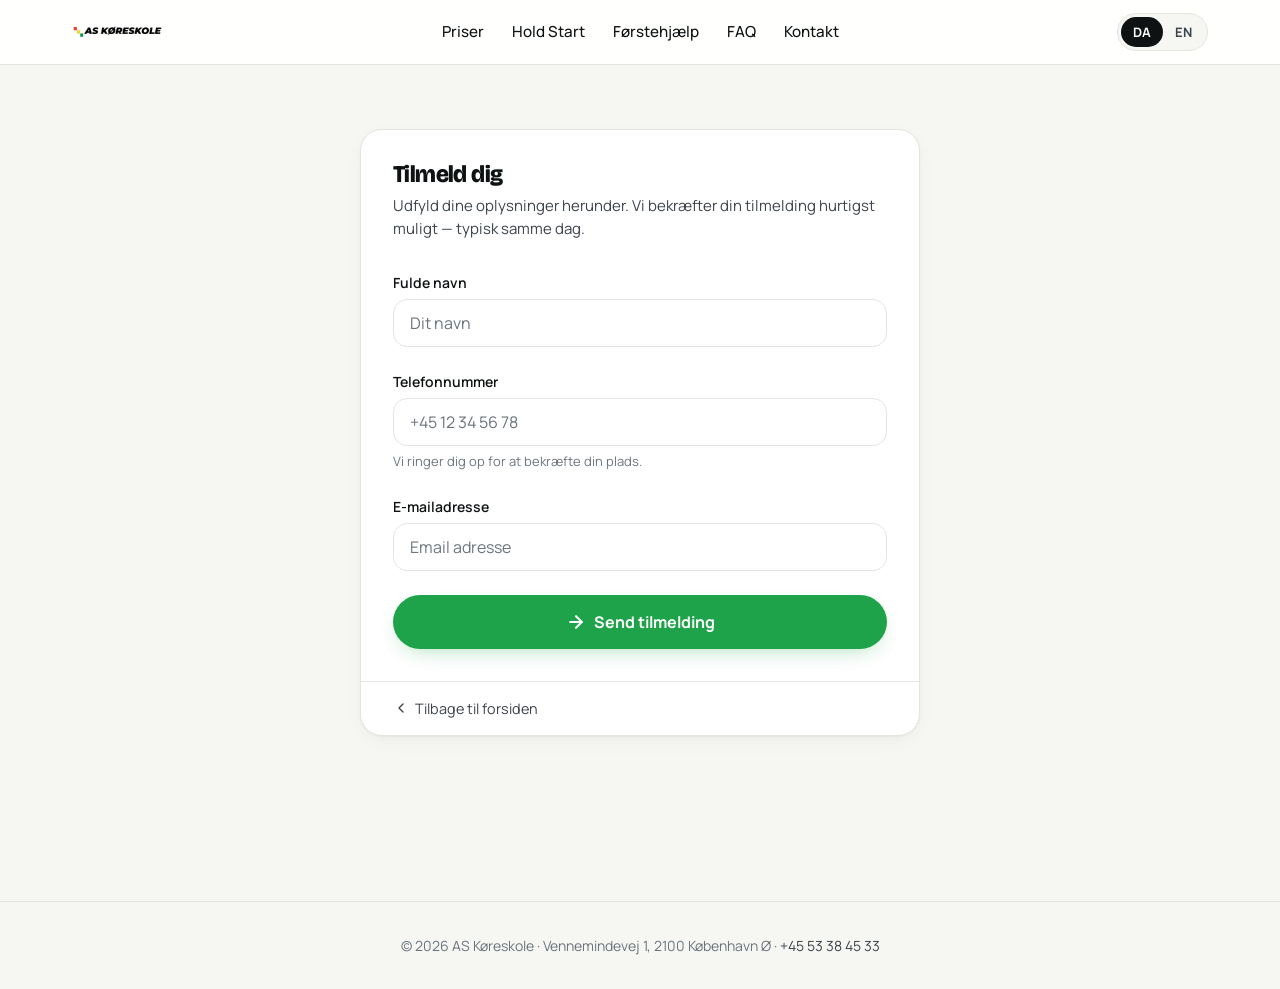
<file: tilmelding.html>
<!doctype html>
<html lang="da">
<head>
<meta charset="utf-8" />
<meta name="viewport" content="width=device-width, initial-scale=1, viewport-fit=cover" />
<title>Tilmeld dig — AS Køreskole</title>
<meta name="description" content="Tilmeld dig et kørekortsforløb hos AS Køreskole på Østerbro, København." />
<meta name="robots" content="noindex" />
<link rel="stylesheet" href="colors_and_type.css" />
<link rel="icon" type="image/png" href="assets/logo.png" />

<style>
  *, *::before, *::after { box-sizing: border-box; }
  html, body { margin: 0; padding: 0; }
  img { display: block; max-width: 100%; }
  button { cursor: pointer; background: none; border: 0; padding: 0; color: inherit; }
  ul { list-style: none; padding: 0; margin: 0; }

  body { background: var(--paper-2); color: var(--ink); font-family: var(--font-text); }

  .container {
    width: 100%;
    max-width: var(--maxw-content);
    margin: 0 auto;
    padding-left: var(--gutter);
    padding-right: var(--gutter);
  }

  /* ---- HEADER ---- */
  .site-header {
    position: sticky; top: 0; z-index: 50;
    background: rgba(255,255,255,0.92);
    backdrop-filter: saturate(150%) blur(12px);
    -webkit-backdrop-filter: saturate(150%) blur(12px);
    border-bottom: 1px solid var(--line);
  }
  .header-row {
    display: flex; align-items: center; justify-content: space-between;
    height: var(--header-h); gap: var(--s-4);
  }
  .brand { display: inline-flex; align-items: center; gap: 10px; text-decoration: none; }
  .brand img { height: 28px; width: auto; }

  .lang-toggle {
    display: inline-flex; gap: 0; position: relative;
    padding: 3px; background: var(--paper-2);
    border: 1px solid var(--line); border-radius: var(--r-pill);
  }
  .lang-indicator {
    position: absolute; top: 3px; left: 3px; bottom: 3px;
    width: calc(50% - 3px);
    background: var(--ink); border-radius: var(--r-pill);
    transition: transform 0.25s cubic-bezier(0.34, 1.1, 0.64, 1);
    pointer-events: none;
  }
  .lang-toggle[data-active="en"] .lang-indicator { transform: translateX(100%); }
  .lang-toggle button {
    padding: 6px 12px; border-radius: var(--r-pill);
    font-size: 0.8125rem; font-weight: 700; font-family: var(--font-text);
    background: transparent; color: var(--ink-2);
    position: relative; z-index: 1;
    transition: color 0.25s ease;
  }
  .lang-toggle button[aria-pressed="true"] { color: var(--paper); }
  .lang-toggle button:hover[aria-pressed="false"] { color: var(--ink); }

  /* ---- MOBILE MENU BUTTON ---- */
  .menu-btn { width: 40px; height: 40px; border-radius: var(--r-sm); display: inline-flex; align-items: center; justify-content: center; color: var(--ink); }
  .menu-btn:hover { background: var(--paper-2); }
  @media (min-width: 768px) { .menu-btn { display: none; } }

  /* ---- DRAWER ---- */
  .drawer { position: fixed; inset: 0; z-index: 100; visibility: hidden; pointer-events: none; }
  .drawer.open { visibility: visible; pointer-events: auto; }
  .drawer-backdrop { position: absolute; inset: 0; background: rgba(0,0,0,0.45); opacity: 0; transition: opacity 0.25s ease; }
  .drawer.open .drawer-backdrop { opacity: 1; }
  .drawer-panel { position: absolute; right: 0; top: 0; bottom: 0; width: min(360px, 88vw); background: var(--paper); transform: translateX(100%); transition: transform 0.3s cubic-bezier(0.16, 1, 0.3, 1); display: flex; flex-direction: column; padding: var(--s-4); overflow-y: auto; }
  .drawer.open .drawer-panel { transform: translateX(0); }
  .drawer-head { display: flex; align-items: center; justify-content: space-between; margin-bottom: var(--s-4); }
  .drawer-nav { display: flex; flex-direction: column; gap: 2px; margin-bottom: var(--s-5); }
  .drawer-nav a { padding: 14px 12px; border-radius: var(--r-sm); text-decoration: none; color: var(--ink); font-weight: 600; font-size: 1.0625rem; display: flex; align-items: center; justify-content: space-between; }
  .drawer-nav a:hover { background: var(--paper-2); }
  .drawer-nav a svg { width: 18px; height: 18px; color: var(--ink-3); }
  .drawer-cta-stack { display: flex; flex-direction: column; gap: 10px; margin-top: auto; }
  .btn-ghost { display: inline-flex; align-items: center; gap: 6px; padding: 12px 20px; border-radius: var(--r-pill); background: transparent; color: var(--ink); border: 1.5px solid var(--line); font-weight: 600; font-size: 0.9375rem; text-decoration: none; transition: background 150ms; }
  .btn-ghost:hover { background: var(--paper-2); }
  .btn-block { width: 100%; justify-content: center; }

  /* ---- NAV ---- */
  .nav-desktop { display: none; gap: var(--s-5); }
  @media (min-width: 768px) { .nav-desktop { display: flex; } }
  .nav-desktop a {
    color: var(--ink); font-weight: 500; font-size: 0.95rem;
    text-decoration: none; padding: 6px 2px;
  }
  .nav-desktop a:hover { color: var(--go-strong); }

  /* ---- PAGE LAYOUT ---- */
  .page-wrap {
    min-height: calc(100vh - var(--header-h));
    display: flex; align-items: flex-start; justify-content: center;
    padding: var(--s-8) var(--gutter);
  }

  .signup-card {
    background: var(--paper);
    border-radius: var(--r-lg);
    border: 1px solid var(--line);
    box-shadow: var(--shadow-card);
    width: 100%;
    max-width: 560px;
    overflow: hidden;
  }

  /* ---- COURSE SUMMARY (pre-filled from URL) ---- */
  .course-summary {
    background: var(--asphalt);
    color: white;
    padding: var(--s-6) var(--s-6) var(--s-5);
  }
  .course-summary .label {
    font-size: 0.75rem; font-weight: 700; letter-spacing: 0.08em;
    text-transform: uppercase; color: rgba(255,255,255,0.5);
    margin-bottom: var(--s-3);
    display: flex; align-items: center; gap: 8px;
  }
  .tri { display: inline-flex; gap: 3px; }
  .tri i { display: block; width: 8px; height: 8px; border-radius: 1px; }
  .tri i:nth-child(1) { background: var(--stop); }
  .tri i:nth-child(2) { background: var(--caution); }
  .tri i:nth-child(3) { background: var(--go); }

  .course-meta {
    display: flex; flex-wrap: wrap; gap: var(--s-3) var(--s-5);
    margin-top: var(--s-2);
  }
  .meta-item { display: flex; flex-direction: column; gap: 2px; }
  .meta-item .val {
    font-size: 1.125rem; font-weight: 700;
    font-family: var(--font-display);
  }
  .meta-item .key {
    font-size: 0.75rem; color: rgba(255,255,255,0.5);
  }
  .lang-badge {
    display: inline-flex; align-items: center; gap: 5px;
    padding: 3px 10px; border-radius: var(--r-pill);
    font-size: 0.8rem; font-weight: 600;
    margin-top: var(--s-3);
  }
  .lang-badge.en { background: rgba(255,255,255,0.12); }
  .lang-badge.da { background: rgba(255,255,255,0.12); }

  /* ---- FORM ---- */
  .form-body { padding: var(--s-6); }
  .form-body h1 {
    font-family: var(--font-display); font-size: 1.5rem; font-weight: 800;
    margin: 0 0 var(--s-2);
  }
  .form-body .sub {
    color: var(--ink-2); font-size: 0.9375rem; margin: 0 0 var(--s-6);
    line-height: 1.5;
  }

  .field { display: flex; flex-direction: column; gap: 6px; margin-bottom: var(--s-5); }
  .field label { font-size: 0.875rem; font-weight: 600; color: var(--ink); }
  .field input {
    border: 1.5px solid var(--line);
    border-radius: var(--r-md);
    padding: 12px 16px;
    font-size: 1rem;
    font-family: var(--font-text);
    color: var(--ink);
    background: var(--paper);
    transition: border-color 150ms;
    width: 100%;
  }
  .field input:focus { outline: none; border-color: var(--go); }
  .field input::placeholder { color: var(--ink-3); }
  .field .hint { font-size: 0.8125rem; color: var(--ink-3); }

  .btn-submit {
    width: 100%;
    display: flex; align-items: center; justify-content: center; gap: 8px;
    padding: 16px 24px;
    background: var(--go);
    color: white;
    border-radius: var(--r-pill);
    font-size: 1rem; font-weight: 700;
    font-family: var(--font-text);
    border: none; cursor: pointer;
    transition: background 150ms, box-shadow 150ms;
    box-shadow: var(--shadow-pop);
    margin-top: var(--s-2);
  }
  .btn-submit:hover { background: var(--go-strong); box-shadow: var(--shadow-pop-lg); }
  .btn-submit:active { transform: scale(0.98); }

  .back-link {
    display: inline-flex; align-items: center; gap: 6px;
    color: var(--ink-2); font-size: 0.9rem; text-decoration: none;
    padding: var(--s-4) var(--s-6);
    border-top: 1px solid var(--line);
    width: 100%;
    transition: color 150ms;
  }
  .back-link:hover { color: var(--go); }

  /* ---- SUCCESS STATE ---- */
  .success-state {
    display: none;
    flex-direction: column; align-items: center; text-align: center;
    padding: var(--s-8) var(--s-6);
    gap: var(--s-4);
  }
  .success-state.visible { display: flex; }
  .success-icon {
    width: 64px; height: 64px; border-radius: 50%;
    background: var(--go);
    display: flex; align-items: center; justify-content: center;
    color: white;
  }
  .success-icon svg { width: 32px; height: 32px; }
  .success-state h2 { font-family: var(--font-display); font-size: 1.5rem; font-weight: 800; margin: 0; }
  .success-state p { color: var(--ink-2); margin: 0; line-height: 1.6; max-width: 36ch; }

  /* ---- FOOTER ---- */
  .page-footer {
    text-align: center;
    padding: var(--s-6) var(--gutter);
    color: var(--ink-3); font-size: 0.875rem;
    border-top: 1px solid var(--line);
  }
  .page-footer a { color: var(--ink-2); text-decoration: none; }
  .page-footer a:hover { color: var(--go); }
</style>
</head>
<body>

<!-- HEADER -->
<header class="site-header">
  <div class="container">
    <div class="header-row">
      <a class="brand" href="index.html">
        <img src="assets/logo.png" alt="AS Køreskole" />
      </a>
      <nav class="nav-desktop">
        <a href="index.html#priser" data-i18n="nav.prices">Priser</a>
        <a href="hold-start.html" data-i18n="nav.start">Hold Start</a>
        <a href="foerstehjaelp.html" data-i18n="nav.firstaid">Førstehjælp</a>
        <a href="index.html#faq" data-i18n="nav.faq">FAQ</a>
        <a href="index.html#kontakt" data-i18n="nav.contact">Kontakt</a>
      </nav>
      <div class="lang-toggle" role="group" aria-label="Sprog / Language" data-active="da">
        <span class="lang-indicator" aria-hidden="true"></span>
        <button data-lang="da" aria-pressed="true">DA</button>
        <button data-lang="en" aria-pressed="false">EN</button>
      </div>
      <button type="button" class="menu-btn" aria-label="Åbn menu" id="open-menu">
        <svg viewBox="0 0 24 24" fill="none" stroke="currentColor" stroke-width="2" stroke-linecap="round" stroke-linejoin="round" width="22" height="22"><line x1="4" y1="7" x2="20" y2="7"/><line x1="4" y1="12" x2="20" y2="12"/><line x1="4" y1="17" x2="20" y2="17"/></svg>
      </button>
    </div>
  </div>
</header>

<!-- MAIN -->
<main class="page-wrap">
  <div class="signup-card">

    <!-- Course summary pulled from URL params -->
    <div class="course-summary" id="course-summary">
      <div class="label"><span class="tri"><i></i><i></i><i></i></span> <span data-i18n="form.signing">Du tilmelder dig</span></div>
      <div class="course-meta" id="course-meta">
        <!-- filled by JS -->
      </div>
    </div>

    <!-- Form -->
    <div class="form-body" id="form-section">
      <h1 data-i18n="form.h1">Tilmeld dig</h1>
      <p class="sub" data-i18n="form.sub">Udfyld dine oplysninger herunder. Vi bekræfter din tilmelding hurtigst muligt — typisk samme dag.</p>

      <form id="signup-form" novalidate>
        <div class="field">
          <label for="name" data-i18n="form.name">Fulde navn</label>
          <input type="text" id="name" name="name" placeholder="Dit navn" autocomplete="name" required />
        </div>
        <div class="field">
          <label for="phone" data-i18n="form.phone">Telefonnummer</label>
          <input type="tel" id="phone" name="phone" placeholder="+45 12 34 56 78" autocomplete="tel" required />
          <span class="hint" data-i18n="form.phoneHint">Vi ringer dig op for at bekræfte din plads.</span>
        </div>
        <div class="field">
          <label for="email" data-i18n="form.email">E-mailadresse</label>
          <input type="email" id="email" name="email" placeholder="Email adresse" autocomplete="email" required />
        </div>
        <button type="submit" class="btn-submit">
          <svg width="20" height="20" viewBox="0 0 24 24" fill="none" stroke="currentColor" stroke-width="2.5" stroke-linecap="round" stroke-linejoin="round"><path d="M5 12h14"/><path d="m12 5 7 7-7 7"/></svg>
          <span data-i18n="form.submit">Send tilmelding</span>
        </button>
      </form>
    </div>

    <!-- Success state -->
    <div class="success-state" id="success-state">
      <div class="success-icon">
        <svg viewBox="0 0 24 24" fill="none" stroke="currentColor" stroke-width="2.5" stroke-linecap="round" stroke-linejoin="round"><path d="M20 6 9 17l-5-5"/></svg>
      </div>
      <h2 data-i18n="form.successH">Tak for din tilmelding!</h2>
      <p data-i18n="form.successP">Vi har modtaget dine oplysninger og vender tilbage hurtigst muligt — typisk samme dag. Tjek evt. din spam-mappe, hvis du ikke hører fra os inden for 24 timer.</p>
      <a href="index.html" style="color: var(--go); font-weight: 600; text-decoration: none;" data-i18n="form.backHome">← Tilbage til forsiden</a>
    </div>

    <a class="back-link" href="index.html">
      <svg width="16" height="16" viewBox="0 0 24 24" fill="none" stroke="currentColor" stroke-width="2" stroke-linecap="round" stroke-linejoin="round"><path d="m15 18-6-6 6-6"/></svg>
      <span data-i18n="form.back">Tilbage til forsiden</span>
    </a>

  </div>
</main>

<footer class="page-footer">
  <p>© <span id="yr"></span> AS Køreskole · Vennemindevej 1, 2100 København Ø · <a href="tel:+4553384533">+45 53 38 45 33</a></p>
</footer>

<script>
  document.getElementById('yr').textContent = new Date().getFullYear();

  // --- Read URL params and populate course summary ---
  const params = new URLSearchParams(window.location.search);
  const date   = params.get('date')   || '';
  const course = params.get('course') || '';
  const lang   = params.get('lang')   || '';
  const time   = params.get('time')   || '';
  const ul     = params.get('ul')     || 'da';  // site UI language

  const meta = document.getElementById('course-meta');
  if (date || course) {
    let html = '';
    if (date)   html += `<div class="meta-item"><div class="val">${date}</div><div class="key" data-i18n="form.metaDate">Startdato</div></div>`;
    if (course) html += `<div class="meta-item"><div class="val">${course}</div><div class="key" data-i18n="form.metaCourse">Forløb</div></div>`;
    if (time)   html += `<div class="meta-item"><div class="val">${time}</div><div class="key" data-i18n="form.metaTime">Starttidspunkt</div></div>`;
    if (lang) {
      const isEN = lang === 'en';
      html += `<div class="meta-item" style="width:100%"><span class="lang-badge ${lang}">${isEN ? '🇬🇧 English only' : '🇩🇰 Kun dansk'}</span></div>`;
    }
    meta.innerHTML = html;
  } else {
    // No params — hide summary, show generic form
    document.getElementById('course-summary').style.display = 'none';
  }

  // --- Form submit (placeholder — log for now, show success) ---
  document.getElementById('signup-form').addEventListener('submit', function(e) {
    e.preventDefault();
    const name  = document.getElementById('name').value.trim();
    const phone = document.getElementById('phone').value.trim();
    const email = document.getElementById('email').value.trim();
    if (!name || !phone || !email) {
      alert(currentLang === 'en' ? 'Please fill in all fields.' : 'Udfyld venligst alle felter.');
      return;
    }
    // TODO: wire to backend / email API
    console.log('Signup submission:', { name, phone, email, date, course, lang, time });
    document.getElementById('form-section').style.display = 'none';
    document.getElementById('success-state').classList.add('visible');
  });

  // --- Language toggle ---
  const dict = {
    en: {
      "nav.prices": "Pricing", "nav.start": "Course Start", "nav.faq": "FAQ", "nav.firstaid": "First aid", "nav.contact": "Contact",
      "form.signing":   "You are signing up for",
      "form.h1":        "Sign up",
      "form.sub":       "Fill in your details below. We'll confirm your spot as soon as possible — usually the same day.",
      "form.name":      "Full name",
      "form.phone":     "Phone number",
      "form.phoneHint": "We'll call you to confirm your place.",
      "form.email":     "Email address",
      "form.submit":    "Send sign-up",
      "form.successH":  "Thank you for signing up!",
      "form.successP":  "We've received your details and will get back to you as soon as possible — usually the same day. Check your spam folder if you don't hear from us within 24 hours.",
      "form.backHome":  "← Back to home",
      "form.back":      "Back to home",
      "form.metaDate":  "Start date",
      "form.metaCourse":"Course",
      "form.metaTime":  "Start time",
    }
  };

  let currentLang = 'da';

  function switchToEN() {
    currentLang = 'en';
    document.documentElement.lang = 'en';
    document.querySelectorAll('[data-i18n]').forEach(el => {
      const key = el.dataset.i18n;
      if (dict.en[key]) el.textContent = dict.en[key];
    });
    document.querySelectorAll('#course-meta [data-i18n]').forEach(el => {
      const key = el.dataset.i18n;
      if (dict.en[key]) el.textContent = dict.en[key];
    });
    const badge = document.querySelector('.lang-badge.en');
    if (badge) badge.innerHTML = '🇬🇧 English only';
    const badgeDa = document.querySelector('.lang-badge.da');
    if (badgeDa) badgeDa.innerHTML = '🇩🇰 Danish only';
    document.title = 'Sign up — AS Køreskole';
    // Swap placeholders to English
    document.getElementById('name').placeholder  = 'Your name';
    document.getElementById('email').placeholder = 'Email address';
    // Update toggle buttons
    document.querySelectorAll('.lang-toggle button').forEach(b => {
      b.setAttribute('aria-pressed', b.dataset.lang === 'en' ? 'true' : 'false');
    });
    document.querySelectorAll('.lang-toggle').forEach(t => t.dataset.active = 'en');
  }

  // Auto-switch to English if URL param says so, or if user previously chose EN
  if (ul === 'en' || localStorage.getItem('ask_lang') === 'en') switchToEN();

  const buttons = document.querySelectorAll('.lang-toggle button');
  buttons.forEach(b => b.addEventListener('click', () => {
    const newLang = b.dataset.lang;
    localStorage.setItem('ask_lang', newLang);
    buttons.forEach(x => x.setAttribute('aria-pressed', x === b ? 'true' : 'false'));
    document.querySelectorAll('.lang-toggle').forEach(t => t.dataset.active = newLang);
    if (newLang === 'en') {
      switchToEN();
    } else {
      location.reload();
    }
  }));

</script>

<div class="drawer" id="drawer" aria-hidden="true">
  <div class="drawer-backdrop" data-close></div>
  <aside class="drawer-panel" aria-label="Mobilmenu">
    <div class="drawer-head">
      <img src="assets/logo.png" alt="AS Køreskole" style="height:24px"/>
      <button type="button" class="menu-btn" data-close aria-label="Luk menu">
        <svg viewBox="0 0 24 24" fill="none" stroke="currentColor" stroke-width="2" stroke-linecap="round" stroke-linejoin="round" width="22" height="22"><line x1="6" y1="6" x2="18" y2="18"/><line x1="18" y1="6" x2="6" y2="18"/></svg>
      </button>
    </div>
    <nav class="drawer-nav" aria-label="Hovedmenu (mobil)">
      <a href="index.html#priser" data-close><span data-i18n="nav.prices">Priser</span> <svg viewBox="0 0 24 24" fill="none" stroke="currentColor" stroke-width="2" stroke-linecap="round" stroke-linejoin="round"><path d="m9 18 6-6-6-6"/></svg></a>
      <a href="hold-start.html" data-close><span data-i18n="nav.start">Hold Start</span> <svg viewBox="0 0 24 24" fill="none" stroke="currentColor" stroke-width="2" stroke-linecap="round" stroke-linejoin="round"><path d="m9 18 6-6-6-6"/></svg></a>
      <a href="foerstehjaelp.html" data-close><span data-i18n="nav.firstaid">Førstehjælp</span> <svg viewBox="0 0 24 24" fill="none" stroke="currentColor" stroke-width="2" stroke-linecap="round" stroke-linejoin="round"><path d="m9 18 6-6-6-6"/></svg></a>
      <a href="index.html#faq" data-close><span data-i18n="nav.faq">FAQ</span> <svg viewBox="0 0 24 24" fill="none" stroke="currentColor" stroke-width="2" stroke-linecap="round" stroke-linejoin="round"><path d="m9 18 6-6-6-6"/></svg></a>
      <a href="index.html#kontakt" data-close><span data-i18n="nav.contact">Kontakt</span> <svg viewBox="0 0 24 24" fill="none" stroke="currentColor" stroke-width="2" stroke-linecap="round" stroke-linejoin="round"><path d="m9 18 6-6-6-6"/></svg></a>
    </nav>
    <div class="drawer-cta-stack">
      <a href="hold-start.html" class="btn-go btn-block" data-close data-i18n="nav.start">Hold Start</a>
      <a href="tel:+4553384533" class="btn-ghost btn-block">+45 53 38 45 33</a>
    </div>
  </aside>
</div>

<script>
  // Mobile drawer — runs after drawer HTML is in the DOM
  const drawer = document.getElementById('drawer');
  document.getElementById('open-menu').addEventListener('click', () => {
    drawer.classList.add('open');
    drawer.setAttribute('aria-hidden', 'false');
  });
  drawer.querySelectorAll('[data-close]').forEach(el => el.addEventListener('click', () => {
    drawer.classList.remove('open');
    drawer.setAttribute('aria-hidden', 'true');
  }));
</script>

</body>
</html>
</file>
<file: colors_and_type.css>
/* ============================================================
   AS Køreskole — Design Tokens
   ------------------------------------------------------------
   Color, type, spacing, radius, shadow, motion.
   Import once in the document head; use the variables everywhere.
   ============================================================ */

@import url("https://fonts.googleapis.com/css2?family=Bricolage+Grotesque:opsz,wght@12..96,400;12..96,500;12..96,600;12..96,700;12..96,800&family=Manrope:wght@300;400;500;600;700;800&display=swap");

:root {
  /* ---------- COLOR: Traffic-light brand ---------- */
  --go:           #1FA34A;        /* primary CTA — sign up, success */
  --go-strong:    #178039;        /* hover */
  --go-soft:      #E6F4EC;        /* tinted background */

  --caution:      #FFC42E;        /* secondary CTA — courses, browse */
  --caution-strong:#E5A800;
  --caution-soft: #FFF6D9;

  --stop:         #E63946;        /* tertiary CTA — contact, phone */
  --stop-strong:  #C72A37;
  --stop-soft:    #FCE5E7;

  /* ---------- COLOR: Surfaces & ink ---------- */
  --ink:          #0E1213;        /* primary text */
  --ink-2:        #3C434A;        /* secondary text */
  --ink-3:        #6C757D;        /* tertiary / meta */
  --ink-4:        #9AA0A6;        /* disabled, hairlines on dark */

  --asphalt:      #1A1E22;        /* dark surfaces (footer, overlay) */
  --asphalt-2:    #2A2F35;
  --asphalt-3:    #3A4047;

  --paper:        #FFFFFF;        /* default surface */
  --paper-2:      #F6F6F3;        /* warm off-white, section bg */
  --paper-3:      #ECEBE5;        /* warmer, used for divider blocks */
  --line:         #E5E5DF;        /* hairline border */
  --line-strong:  #D4D3CC;

  /* ---------- COLOR: Functional ---------- */
  --focus:        #3B5BFF;        /* keyboard focus outline */
  --link:         #1B4DBF;        /* inline links in body */
  --error:        #B42318;        /* form errors (NOT the same as --stop) */
  --warn:         #B54708;
  --info:         #1F4CD3;

  /* ---------- TYPOGRAPHY ---------- */
  --font-display: "Bricolage Grotesque", ui-sans-serif, system-ui, -apple-system, "Segoe UI", sans-serif;
  --font-text:    "Manrope", ui-sans-serif, system-ui, -apple-system, "Segoe UI", sans-serif;
  --font-mono:    ui-monospace, "SF Mono", "JetBrains Mono", Menlo, Consolas, monospace;

  /* Type scale — fluid, 8px-aligned at md */
  --t-display:    clamp(2.5rem, 1.6rem + 4.5vw, 4.75rem);   /* hero H1 */
  --t-h1:         clamp(2rem,   1.4rem + 3vw,   3.25rem);   /* page H1 */
  --t-h2:         clamp(1.625rem,1.2rem + 1.8vw,2.25rem);   /* section H2 */
  --t-h3:         clamp(1.25rem,1rem + 1vw,    1.5rem);     /* H3 */
  --t-h4:         1.125rem;                                  /* H4 */
  --t-lead:       clamp(1.125rem, 1rem + 0.4vw, 1.25rem);   /* hero lead */
  --t-body:       1rem;
  --t-small:      0.875rem;
  --t-xs:         0.75rem;

  --lh-tight:     1.05;
  --lh-snug:      1.2;
  --lh-normal:    1.5;
  --lh-relaxed:   1.65;

  --tracking-tight: -0.025em;
  --tracking-snug:  -0.015em;
  --tracking-wide:  0.04em;
  --tracking-cap:   0.12em;       /* ALL CAPS labels */

  /* ---------- SPACING ---------- */
  --s-1:  4px;
  --s-2:  8px;
  --s-3:  12px;
  --s-4:  16px;
  --s-5:  24px;
  --s-6:  32px;
  --s-7:  48px;
  --s-8:  64px;
  --s-9:  96px;
  --s-10: 128px;

  /* ---------- RADIUS ---------- */
  --r-xs:   4px;
  --r-sm:   8px;
  --r-md:   14px;
  --r-lg:   22px;
  --r-xl:   32px;
  --r-pill: 999px;

  /* ---------- SHADOWS ---------- */
  --shadow-hairline: 0 0 0 1px var(--line);
  --shadow-card:     0 1px 2px rgba(15,15,15,0.04), 0 6px 24px -8px rgba(15,15,15,0.08);
  --shadow-card-lg:  0 2px 4px rgba(15,15,15,0.05), 0 18px 40px -12px rgba(15,15,15,0.16);
  --shadow-pop:      0 8px 22px -10px rgba(31,163,74,0.45);
  --shadow-pop-lg:   0 14px 32px -10px rgba(31,163,74,0.55);
  --shadow-pop-red:  0 8px 22px -10px rgba(230,57,70,0.45);

  /* ---------- MOTION ---------- */
  --ease-out-quart: cubic-bezier(0.2, 0.7, 0.2, 1);
  --ease-in-out:    cubic-bezier(0.4, 0, 0.2, 1);
  --dur-fast:   150ms;
  --dur-base:   250ms;
  --dur-slow:   450ms;

  /* ---------- LAYOUT ---------- */
  --maxw-prose:   65ch;
  --maxw-content: 1200px;
  --maxw-wide:    1440px;
  --gutter:       clamp(16px, 4vw, 32px);
  --header-h:     64px;
  --mobile-cta-h: 64px;
}

/* ============================================================
   SEMANTIC ELEMENT RULES
   These map raw tokens onto HTML so unstyled markup looks right.
   ============================================================ */

html { -webkit-text-size-adjust: 100%; }

body {
  font-family: var(--font-text);
  font-size: var(--t-body);
  line-height: var(--lh-normal);
  color: var(--ink);
  background: var(--paper);
  -webkit-font-smoothing: antialiased;
  text-rendering: optimizeLegibility;
}

h1, h2, h3, h4, h5, h6 {
  font-family: var(--font-display);
  color: var(--ink);
  margin: 0;
  text-wrap: balance;
  font-variation-settings: "opsz" 96;
  letter-spacing: var(--tracking-snug);
  line-height: var(--lh-snug);
}

h1 { font-size: var(--t-h1); font-weight: 700; letter-spacing: var(--tracking-tight); line-height: var(--lh-tight); }
h2 { font-size: var(--t-h2); font-weight: 700; }
h3 { font-size: var(--t-h3); font-weight: 600; }
h4 { font-size: var(--t-h4); font-weight: 600; }

p  { margin: 0; line-height: var(--lh-relaxed); text-wrap: pretty; }

small { font-size: var(--t-small); color: var(--ink-2); }

a {
  color: var(--link);
  text-decoration: underline;
  text-decoration-thickness: 1px;
  text-underline-offset: 3px;
  text-decoration-color: color-mix(in oklab, var(--link), transparent 60%);
  transition: text-decoration-color var(--dur-fast) var(--ease-in-out);
}
a:hover { text-decoration-color: var(--link); }

button { font-family: inherit; }

::selection { background: var(--caution); color: var(--ink); }

*:focus-visible {
  outline: 3px solid var(--focus);
  outline-offset: 2px;
  border-radius: 2px;
}

/* Utility — eyebrow label */
.eyebrow {
  font-family: var(--font-text);
  font-size: var(--t-xs);
  font-weight: 700;
  letter-spacing: var(--tracking-cap);
  text-transform: uppercase;
  color: var(--ink-2);
}

/* Utility — traffic light dots, exactly as in the logo */
.tri-light {
  display: inline-flex;
  gap: 4px;
  vertical-align: middle;
}
.tri-light::before,
.tri-light::after,
.tri-light > i {
  content: "";
  display: inline-block;
  width: 10px; height: 10px;
  border-radius: 2px;
  background: var(--stop);
}
.tri-light > i { background: var(--caution); }
.tri-light::after { background: var(--go); }

@media (prefers-reduced-motion: reduce) {
  *, *::before, *::after {
    animation-duration: 0.01ms !important;
    transition-duration: 0.01ms !important;
  }
}
</file>
